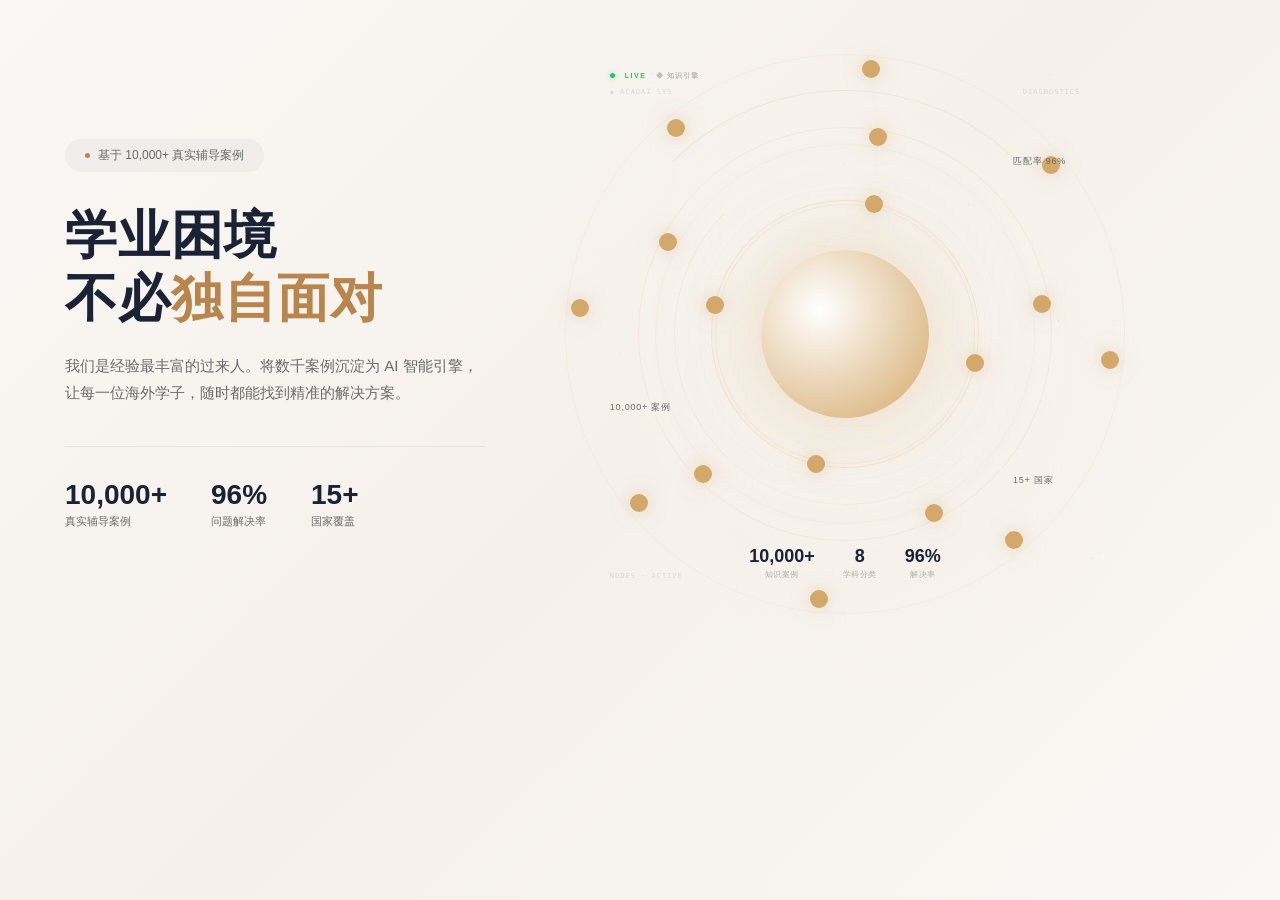
<file: web/demo-globe.html>
<!DOCTYPE html>
<html lang="zh-CN">
<head>
<meta charset="UTF-8">
<meta name="viewport" content="width=device-width, initial-scale=1.0">
<title>AcadAI Knowledge Globe · Right Panel</title>
<style>
*{margin:0;padding:0;box-sizing:border-box}

:root{
  --navy:#1a2236;
  --gold:#b8864c;
  --gold-light:#d4a86a;
  --cream:#f8f6f1;
  --text:#2c2c2c;
  --text-secondary:#6b6b6b;
  --accent-glow:rgba(212,168,106,0.35);
}

body{
  font-family:'Noto Sans SC',-apple-system,sans-serif;
  background:var(--cream);
  min-height:100vh; overflow-x:hidden;
}

/* ===== HERO ===== */
.hero{
  min-height:100vh;
  padding:6vh 56px 60px;
  display:flex; align-items:flex-start;
  min-height:100vh;
  background:linear-gradient(135deg,#faf8f5 0%,#f5f0ea 50%,#faf8f5 100%);
  position:relative; overflow:hidden;
}

/* Subtle ambient glow behind globe */
.ambient-glow{
  position:absolute; right:5%; top:50%; transform:translateY(-50%);
  width:600px; height:600px;
  border-radius:50%;
  background:radial-gradient(circle,rgba(212,168,106,0.04) 0%,transparent 60%);
  pointer-events:none; z-index:0;
}

/* ===== TWO-COLUMN ===== */
.hero-inner{
  display:flex; gap:80px; align-items:center;
  width:100%; max-width:1150px; margin:0 auto;
  position:relative; z-index:1;
}

/* ===== LEFT ===== */
.hero-content{
  flex-shrink:0; max-width:480px;
}

.hero-badge{
  display:inline-flex; align-items:center; gap:8px;
  background:rgba(26,34,54,0.04); padding:8px 20px;
  font-size:12px; color:var(--text-secondary); font-weight:500; margin-bottom:32px;
  border-radius:20px;
}

.hero-badge span{
  width:5px; height:5px; border-radius:50%; background:var(--gold);
  animation:pulse-glow 1.6s ease-in-out infinite;
}

@keyframes pulse-glow{0%,100%{box-shadow:0 0 0 rgba(184,134,76,0)}50%{box-shadow:0 0 8px rgba(184,134,76,0.4)}}

.hero-content h1{
  font-family:'Noto Serif SC',serif;
  font-size:clamp(32px,4.5vw,52px); font-weight:700;
  line-height:1.22; letter-spacing:1px; color:var(--navy);
}

.hero-content h1 em{font-style:normal; color:var(--gold)}

.hero-content p{
  font-size:15px; color:var(--text-secondary); line-height:1.8;
  margin-top:22px; max-width:420px;
}

.hero-stats{
  display:flex; gap:44px; margin-top:40px; padding-top:32px;
  border-top:1px solid #e8e4de; flex-wrap:wrap;
}

.hero-stat h3{font-size:28px; font-weight:700; color:var(--navy)}
.hero-stat span{font-size:11px; color:var(--text-secondary); font-weight:500}

/* ===== RIGHT PANEL —— 无边框, 柔和融入 ===== */
.hero-side{
  flex:1; min-width:440px; max-width:560px;
  aspect-ratio:1/1;
  position:relative;
  perspective:1000px;
  /* 去掉黑色背景和边框，只保留微弱的径向光晕给球体呼吸空间 */
}

/* 极淡的圆形光晕代替黑框 */
.hero-side::before{
  content:''; position:absolute;
  top:10%; left:10%; width:80%; height:80%;
  border-radius:50%;
  background:radial-gradient(circle,rgba(255,255,255,0.6) 0%,rgba(248,246,241,0.3) 50%,transparent 75%);
  z-index:0; pointer-events:none;
}

/* ===== PARTICLE CANVAS ===== */
#particles{
  position:absolute; top:0;left:0;width:100%;height:100%;
  z-index:1; pointer-events:none;
}

/* ===== GLOBE SCENE ===== */
.globe-scene{
  position:absolute; top:0;left:0;width:100%;height:100%;
  z-index:2; transform-style:preserve-3d;
  transition:transform 0.12s ease-out;
}

/* ===== RINGS (半径 +50%) ===== */
.ring{
  position:absolute; top:50%;left:50%; border-radius:50%;
  transform-style:preserve-3d; pointer-events:none;
}

.ring--outer{
  width:100%; height:100%;
  margin:-50% 0 0 -50%;
  border:1px solid rgba(212,168,106,0.08);
  animation:spin-outer 55s linear infinite;
}

.ring--mid{
  width:74%; height:74%;
  margin:-37% 0 0 -37%;
  border:1px solid rgba(212,168,106,0.13);
  animation:spin-mid 35s linear infinite reverse;
}

.ring--inner{
  width:48%; height:48%;
  margin:-24% 0 0 -24%;
  border:1px solid rgba(212,168,106,0.2);
  animation:spin-inner 24s linear infinite;
}

/* Ring glow arcs */
.ring-glow{
  position:absolute; top:50%;left:50%; border-radius:50%;
  pointer-events:none; border:1px solid transparent;
}

.ring-glow--1{
  width:87%; height:87%; margin:-43.5% 0 0 -43.5%;
  border-top-color:rgba(212,168,106,0.15);
  animation:spin-arc 20s linear infinite reverse;
}

.ring-glow--2{
  width:61%; height:61%; margin:-30.5% 0 0 -30.5%;
  border-left-color:rgba(212,168,106,0.1);
  border-bottom-color:rgba(212,168,106,0.06);
  animation:spin-arc 15s linear infinite;
}

@keyframes spin-outer{to{transform:rotate(360deg)}}
@keyframes spin-mid{to{transform:rotate(360deg)}}
@keyframes spin-inner{to{transform:rotate(360deg)}}
@keyframes spin-arc{to{transform:rotate(360deg)}}

/* ===== NODES (再增大100%) ===== */
.node{
  position:absolute; z-index:4; cursor:pointer;
  width:28px; height:28px; margin:-14px 0 0 -14px;
}

.node-dot{
  position:absolute; top:50%;left:50%;
  width:18px; height:18px; margin:-9px 0 0 -9px;
  border-radius:50%;
  background:var(--gold-light);
  box-shadow:0 0 18px var(--accent-glow),0 0 40px rgba(212,168,106,0.1);
  transition:all 0.3s cubic-bezier(.34,1.56,.64,1);
}

.node:hover .node-dot{
  width:30px; height:30px; margin:-15px 0 0 -15px;
  background:#fff;
  box-shadow:0 0 32px rgba(212,168,106,0.8),0 0 64px rgba(212,168,106,0.3);
}

.node-label{
  position:absolute; top:-26px; left:50%; transform:translateX(-50%);
  font-size:10px; color:var(--text-secondary); white-space:nowrap;
  letter-spacing:0.3px; opacity:0;
  transition:opacity 0.3s,color 0.3s;
  pointer-events:none;
}

.node:hover .node-label{opacity:1; color:var(--navy)}

/* ===== CENTER ORB (再增大100%) ===== */
.orb{
  position:absolute; top:50%;left:50%;
  width:168px; height:168px; margin:-84px 0 0 -84px;
  border-radius:50%; z-index:3; pointer-events:none;
  background:radial-gradient(circle at 35% 35%,#fff,var(--gold-light));
  box-shadow:0 0 70px var(--accent-glow),0 0 150px rgba(212,168,106,0.1);
  animation:orb-pulse 2.5s ease-in-out infinite;
}

.orb-ring-1{
  position:absolute; top:50%;left:50%;
  width:260px; height:260px; margin:-130px 0 0 -130px;
  border-radius:50%; border:0.8px solid rgba(212,168,106,0.12);
  pointer-events:none;
  animation:orb-ring 2.5s ease-in-out infinite;
}

.orb-ring-2{
  position:absolute; top:50%;left:50%;
  width:380px; height:380px; margin:-190px 0 0 -190px;
  border-radius:50%; border:0.5px solid rgba(212,168,106,0.06);
  pointer-events:none;
  animation:orb-ring 2.5s ease-in-out 0.5s infinite;
}

@keyframes orb-pulse{
  0%,100%{box-shadow:0 0 70px var(--accent-glow),0 0 150px rgba(212,168,106,0.1)}
  50%{box-shadow:0 0 120px rgba(212,168,106,0.6),0 0 200px rgba(212,168,106,0.2)}
}

@keyframes orb-ring{
  0%,100%{transform:scale(0.9);opacity:0.3}
  50%{transform:scale(1.3);opacity:0.6}
}

/* ===== FLOATING LABELS ===== */
.float-label{
  position:absolute; z-index:5; pointer-events:none;
  font-size:9px; letter-spacing:0.8px;
  color:var(--text-secondary);
  animation:float-up 5s ease-in-out infinite;
}

.float-label:nth-child(1){animation-delay:0s}
.float-label:nth-child(2){animation-delay:-2s}
.float-label:nth-child(3){animation-delay:-4s}

@keyframes float-up{
  0%,100%{transform:translateY(0);opacity:0.4}
  50%{transform:translateY(-6px);opacity:0.9}
}

/* ===== CONNECTION LINES ===== */
#connections{
  position:absolute; top:0;left:0;width:100%;height:100%;
  z-index:1; pointer-events:none; opacity:0.35;
}

/* ===== HUD ===== */
.hud{
  position:absolute; z-index:6; pointer-events:none;
  font-size:7px; font-family:monospace;
  color:rgba(26,34,54,0.12); letter-spacing:1px;
}

.hud-tl{top:6%;left:8%}
.hud-tr{top:6%;right:8%}
.hud-bl{bottom:6%;left:8%}

/* ===== LIVE BAR ===== */
.live-bar{
  position:absolute; top:3%; left:8%;
  z-index:7; display:flex; align-items:center; gap:10px;
  pointer-events:none;
}

.live-dot{
  width:5px; height:5px; border-radius:50%; background:#22c55e;
  box-shadow:0 0 6px rgba(34,197,94,0.4);
  animation:live-pulse 2s ease-in-out infinite;
}

@keyframes live-pulse{0%,100%{opacity:1}50%{opacity:0.5}}

.live-label{
  font-size:7px; font-weight:700; letter-spacing:1.5px;
  color:#22c55e; text-transform:uppercase;
}

.live-sys{
  font-size:7px; font-weight:600; letter-spacing:1px;
  color:var(--text-secondary); text-transform:uppercase;
  opacity:0.4;
}

/* ===== STATS BAR ===== */
.stats-bar{
  position:absolute; bottom:6%; left:50%; transform:translateX(-50%);
  z-index:6; display:flex; gap:28px; pointer-events:none;
}

.stat-item{text-align:center}

.stat-item .num{
  font-size:18px; font-weight:700; color:var(--navy);
}

.stat-item .lbl{
  font-size:8px; color:var(--text-secondary); letter-spacing:0.5px;
  margin-top:2px; opacity:0.5;
}

@media(max-width:900px){
  .hero{padding:60px 24px}
  .hero-inner{flex-direction:column;gap:40px}
  .hero-side{min-width:0;max-width:400px;aspect-ratio:1/1}
}
</style>
</head>
<body>

<div class="hero">

  <!-- Ambient glow -->
  <div class="ambient-glow"></div>

  <div class="hero-inner">

    <!-- ===== LEFT ===== -->
    <div class="hero-content">
      <div class="hero-badge"><span></span>基于 10,000+ 真实辅导案例</div>
      <h1>学业困境<br>不必<em>独自面对</em></h1>
      <p>我们是经验最丰富的过来人。将数千案例沉淀为 AI 智能引擎，让每一位海外学子，随时都能找到精准的解决方案。</p>
      <div class="hero-stats">
        <div class="hero-stat"><h3>10,000+</h3><span>真实辅导案例</span></div>
        <div class="hero-stat"><h3>96%</h3><span>问题解决率</span></div>
        <div class="hero-stat"><h3>15+</h3><span>国家覆盖</span></div>
      </div>
    </div>

    <!-- ===== RIGHT: KNOWLEDGE GLOBE (无边框) ===== -->
    <div class="hero-side" id="heroSide">

      <!-- HUD -->
      <div class="hud hud-tl">◆ ACADAI SYS</div>
      <div class="hud hud-tr">DIAGNOSTICS</div>
      <div class="hud hud-bl">NODES · ACTIVE</div>

      <!-- LIVE -->
      <div class="live-bar">
        <div class="live-dot"></div>
        <span class="live-label">LIVE</span>
        <span class="live-sys">◆ 知识引擎</span>
      </div>

      <!-- Particles -->
      <canvas id="particles"></canvas>

      <!-- Connection lines -->
      <svg id="connections" viewBox="0 0 100 100" preserveAspectRatio="none"></svg>

      <!-- Globe -->
      <div class="globe-scene" id="globeScene">

        <!-- Rings -->
        <div class="ring ring--outer"></div>
        <div class="ring ring--mid"></div>
        <div class="ring ring--inner"></div>

        <!-- Ring glow arcs -->
        <div class="ring-glow ring-glow--1"></div>
        <div class="ring-glow ring-glow--2"></div>

        <!-- Center orb -->
        <div class="orb"></div>
        <div class="orb-ring-1"></div>
        <div class="orb-ring-2"></div>

        <!-- Float labels -->
        <div class="float-label" style="top:18%;left:80%">匹配率 96%</div>
        <div class="float-label" style="top:62%;left:8%">10,000+ 案例</div>
        <div class="float-label" style="top:75%;left:80%">15+ 国家</div>

        <!-- Nodes injected by JS -->
      </div>

      <!-- Stats -->
      <div class="stats-bar">
        <div class="stat-item"><div class="num">10,000+</div><div class="lbl">知识案例</div></div>
        <div class="stat-item"><div class="num">8</div><div class="lbl">学科分类</div></div>
        <div class="stat-item"><div class="num">96%</div><div class="lbl">解决率</div></div>
      </div>
    </div>

  </div>
</div>

<script>
// ===== NODE DATA (半径 +50%) =====
const nodes = [
  // Outer ring ~48% (+50% from 32%)
  {label:'🇬🇧 英国',r:48,a:0,ring:'outer'},
  {label:'🇺🇸 美国',r:48,a:45,ring:'outer'},
  {label:'🇦🇺 澳洲',r:48,a:90,ring:'outer'},
  {label:'🇨🇦 加拿大',r:48,a:135,ring:'outer'},
  {label:'🇸🇬 新加坡',r:48,a:180,ring:'outer'},
  {label:'🇭🇰 香港',r:48,a:225,ring:'outer'},
  {label:'🇯🇵 日本',r:48,a:270,ring:'outer'},
  {label:'🇩🇪 德国',r:48,a:315,ring:'outer'},
  // Mid ring ~36% (+50% from 24%)
  {label:'论文辅导',r:36,a:0,ring:'mid'},
  {label:'考前突击',r:36,a:72,ring:'mid'},
  {label:'同步课程',r:36,a:144,ring:'mid'},
  {label:'挂科申诉',r:36,a:216,ring:'mid'},
  {label:'选课规划',r:36,a:288,ring:'mid'},
  // Inner ring ~24% (+50% from 16%)
  {label:'理工',r:24,a:0,ring:'inner'},
  {label:'商科',r:24,a:90,ring:'inner'},
  {label:'人文',r:24,a:180,ring:'inner'},
  {label:'法学',r:24,a:270,ring:'inner'},
];

// ===== BUILD NODES =====
const globeScene = document.getElementById('globeScene');
const nodeEls = [];

nodes.forEach(n=>{
  const el = document.createElement('div');
  el.className = 'node';
  el.innerHTML = `<div class="node-dot"></div><div class="node-label">${n.label}</div>`;
  globeScene.appendChild(el);
  nodeEls.push({el, ...n, angle:n.a});
});

// ===== POSITION =====
const maxR = 48;
function positionNodes(now){
  const speeds = {outer:5, mid:-7.5, inner:11};
  nodeEls.forEach(n=>{
    const sp = speeds[n.ring];
    const ang = ((n.angle + sp*now/1000)%360+360)%360;
    const rad = ang * Math.PI/180;
    const x = 50 + (n.r/maxR)*47.5 * Math.cos(rad);
    const y = 50 + (n.r/maxR)*47.5 * Math.sin(rad);
    n.el.style.left = x+'%';
    n.el.style.top = y+'%';
    n._x=x; n._y=y;
  });
  updateConnections();
}

// ===== CONNECTIONS =====
const svg = document.getElementById('connections');
function updateConnections(){
  const lines = [];
  for(let i=0;i<nodeEls.length;i++){
    for(let j=i+1;j<nodeEls.length;j++){
      const dx = nodeEls[i]._x - nodeEls[j]._x;
      const dy = nodeEls[i]._y - nodeEls[j]._y;
      const d = Math.sqrt(dx*dx+dy*dy);
      if(d<30){
        lines.push({x1:nodeEls[i]._x,y1:nodeEls[i]._y,x2:nodeEls[j]._x,y2:nodeEls[j]._y,d});
      }
    }
  }
  svg.innerHTML = lines.map(l=>
    `<line x1="${l.x1}%" y1="${l.y1}%" x2="${l.x2}%" y2="${l.y2}%"
      stroke="rgba(184,134,76,${(0.08*(1-l.d/30)).toFixed(3)})"
      stroke-width="0.3" vector-effect="non-scaling-stroke"/>`
  ).join('');
}

// ===== ANIMATE =====
const t0 = performance.now();
function tick(t){positionNodes(t-t0); requestAnimationFrame(tick)}
requestAnimationFrame(tick);

// ===== MOUSE 3D TILT =====
const heroSide = document.getElementById('heroSide');
heroSide.addEventListener('mousemove',e=>{
  const r = heroSide.getBoundingClientRect();
  const dx = (e.clientX - r.left - r.width/2)/r.width;
  const dy = (e.clientY - r.top - r.height/2)/r.height;
  globeScene.style.transform = `rotateY(${dx*14}deg) rotateX(${-dy*14}deg)`;
});
heroSide.addEventListener('mouseleave',()=>{
  globeScene.style.transform = 'rotateY(0deg) rotateX(0deg)';
});

// ===== PARTICLES =====
const canvas = document.getElementById('particles');
const ctx = canvas.getContext('2d');
let pts = [];

function resizeCanvas(){
  canvas.width = canvas.offsetWidth;
  canvas.height = canvas.offsetHeight;
}
resizeCanvas();
window.addEventListener('resize',resizeCanvas);

for(let i=0;i<80;i++){
  pts.push({
    x:Math.random()*100,y:Math.random()*100,
    r:Math.random()*0.4+0.2,
    vx:(Math.random()-0.5)*0.15,
    vy:(Math.random()-0.5)*0.15,
    a:Math.random()*0.2+0.06,
  });
}

function drawParticles(){
  ctx.clearRect(0,0,canvas.width,canvas.height);
  const w=canvas.width, h=canvas.height;
  pts.forEach(p=>{
    p.x+=p.vx; p.y+=p.vy;
    if(p.x<0)p.x=100; if(p.x>100)p.x=0;
    if(p.y<0)p.y=100; if(p.y>100)p.y=0;
    ctx.beginPath();
    ctx.arc(p.x/100*w, p.y/100*h, p.r, 0, Math.PI*2);
    ctx.fillStyle = `rgba(184,134,76,${p.a})`;
    ctx.fill();
  });
  // Connections
  for(let i=0;i<pts.length;i++){
    for(let j=i+1;j<pts.length;j++){
      const dx=(pts[i].x-pts[j].x)/100*w;
      const dy=(pts[i].y-pts[j].y)/100*h;
      const d=Math.sqrt(dx*dx+dy*dy);
      if(d<55){
        ctx.beginPath();
        ctx.moveTo(pts[i].x/100*w, pts[i].y/100*h);
        ctx.lineTo(pts[j].x/100*w, pts[j].y/100*h);
        ctx.strokeStyle = `rgba(184,134,76,${0.03*(1-d/55)})`;
        ctx.lineWidth=0.3; ctx.stroke();
      }
    }
  }
  requestAnimationFrame(drawParticles);
}
drawParticles();
</script>

</body>
</html>
</file>
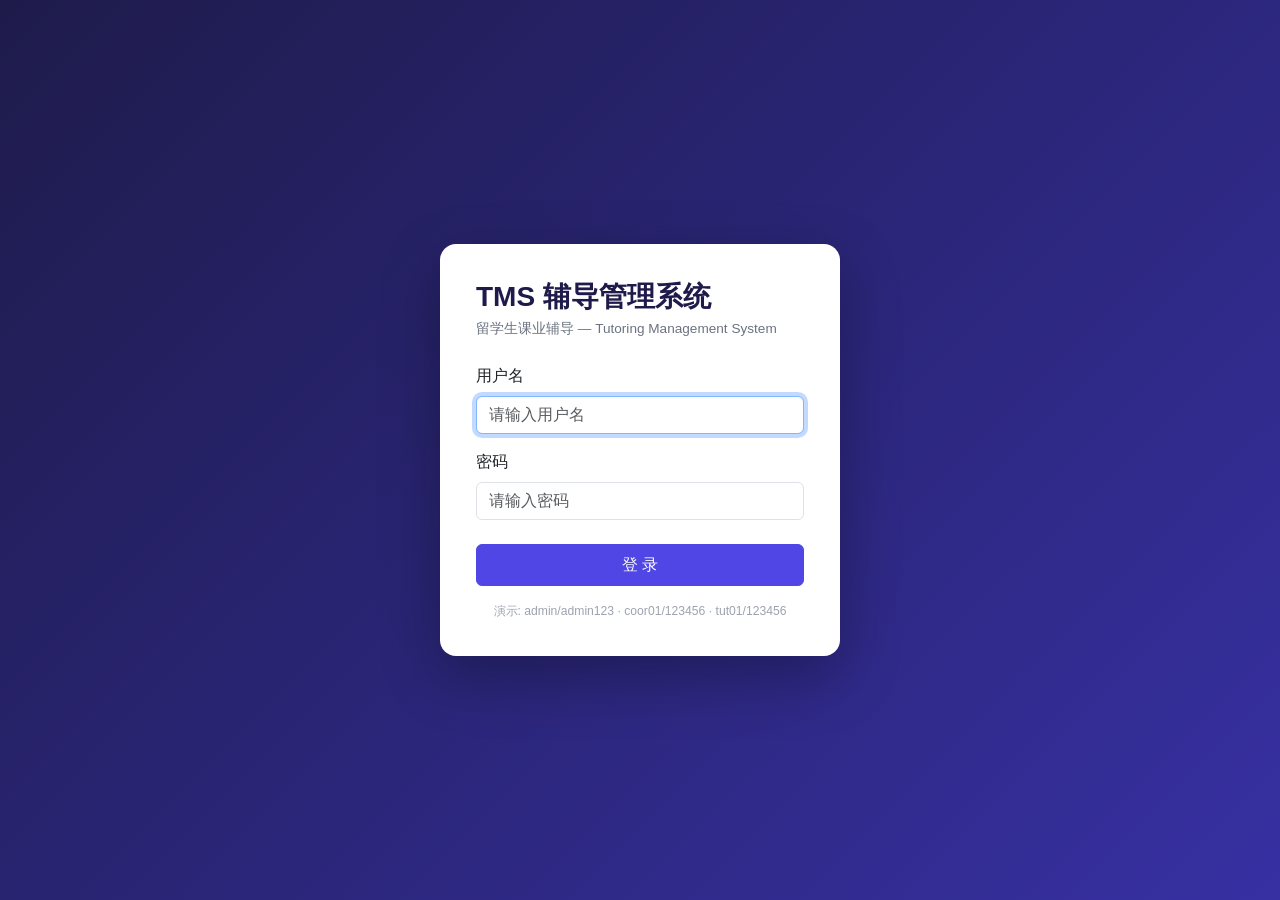
<file: sm_system/static/sm.html>
<!DOCTYPE html>
<html lang="zh-CN">
<head>
<meta charset="UTF-8">
<meta name="viewport" content="width=device-width, initial-scale=1.0">
<title>TMS — 辅导管理系统</title>
<link href="https://cdn.bootcdn.net/ajax/libs/twitter-bootstrap/5.3.3/css/bootstrap.min.css" rel="stylesheet">
<link href="https://cdn.bootcdn.net/ajax/libs/bootstrap-icons/1.11.3/font/bootstrap-icons.min.css" rel="stylesheet">
<style>
:root { --sidebar-width: 240px; --primary: #4f46e5; }
* { box-sizing: border-box; }
body { background: #f5f6fa; font-family: -apple-system, BlinkMacSystemFont, "Segoe UI", "PingFang SC", Roboto, sans-serif; }

/* Sidebar */
.sidebar { position: fixed; top: 0; left: 0; width: var(--sidebar-width); height: 100vh; background: #1e1b4b; color: #fff; z-index: 1000; overflow-y: auto; }
.sidebar-brand { padding: 18px 20px 14px; border-bottom: 1px solid rgba(255,255,255,.1); }
.sidebar-brand h5 { margin: 0; font-weight: 700; font-size: 1rem; }
.sidebar-brand small { color: #a5b4fc; font-size: .7rem; }
.sidebar-nav { padding: 8px 0; }
.nav-item { padding: 9px 20px; cursor: pointer; display: flex; align-items: center; gap: 10px; color: #c7d2fe; font-size: .85rem; transition: all .12s; border-left: 3px solid transparent; }
.nav-item:hover { background: rgba(255,255,255,.08); color: #fff; }
.nav-item.active { background: rgba(255,255,255,.12); color: #fff; border-left-color: #818cf8; font-weight: 600; }
.nav-item i { font-size: 1.1rem; width: 20px; text-align: center; }
.sidebar-user { position: absolute; bottom: 0; left: 0; right: 0; padding: 14px 20px; border-top: 1px solid rgba(255,255,255,.1); font-size: .82rem; }
.sidebar-user .role-badge { display: inline-block; padding: 1px 8px; border-radius: 10px; font-size: .68rem; background: rgba(129,140,248,.2); color: #a5b4fc; }
.nav-divider { height: 1px; background: rgba(255,255,255,.08); margin: 6px 16px; }

/* Main */
.main { margin-left: var(--sidebar-width); min-height: 100vh; padding: 20px 24px; }
.page-header { margin-bottom: 20px; }
.page-header h3 { font-weight: 700; color: #1e1b4b; margin: 0; font-size: 1.3rem; }
.page-header p { color: #6b7280; margin: 2px 0 0; font-size: .85rem; }

/* Login */
.login-page { display: flex; align-items: center; justify-content: center; min-height: 100vh; background: linear-gradient(135deg, #1e1b4b 0%, #3730a3 100%); }
.login-card { width: 400px; padding: 36px; background: #fff; border-radius: 16px; box-shadow: 0 20px 60px rgba(0,0,0,.3); }
.login-card h3 { font-weight: 700; color: #1e1b4b; margin-bottom: 6px; }
.login-card p { color: #6b7280; font-size: .85rem; margin-bottom: 24px; }

/* Cards */
.stat-card { background: #fff; border-radius: 12px; padding: 18px 20px; border: 1px solid #e5e7eb; transition: transform .12s; }
.stat-card:hover { transform: translateY(-1px); box-shadow: 0 4px 12px rgba(0,0,0,.05); }
.stat-card .label { font-size: .78rem; color: #6b7280; margin-bottom: 2px; }
.stat-card .value { font-size: 1.6rem; font-weight: 700; color: #1e1b4b; }
.stat-card .icon { font-size: 1.4rem; opacity: .6; }
.stat-card-sm .value { font-size: 1.2rem; }

/* Table */
.table-container { background: #fff; border-radius: 12px; border: 1px solid #e5e7eb; overflow: hidden; }
.table-header { padding: 14px 20px 10px; display: flex; justify-content: space-between; align-items: center; flex-wrap: wrap; gap: 10px; border-bottom: 1px solid #e5e7eb; }
.table-header h6 { margin: 0; font-weight: 600; font-size: .9rem; }
.table-controls { display: flex; gap: 6px; flex-wrap: wrap; align-items: center; }
.table-controls select, .table-controls input { border: 1px solid #d1d5db; border-radius: 8px; padding: 5px 10px; font-size: .82rem; }
.sm-table { width: 100%; border-collapse: collapse; }
.sm-table th { background: #f9fafb; padding: 8px 14px; font-size: .78rem; font-weight: 600; color: #6b7280; text-align: left; border-bottom: 1px solid #e5e7eb; }
.sm-table td { padding: 8px 14px; font-size: .85rem; border-bottom: 1px solid #f3f4f6; }
.sm-table tr:last-child td { border-bottom: none; }
.row-clickable { cursor: pointer; }
.row-clickable:hover td { background: #f9fafb; }

/* Badges */
.badge-status { padding: 2px 10px; border-radius: 12px; font-size: .72rem; font-weight: 500; display: inline-block; }
.badge-pending { background: #fef3c7; color: #92400e; }
.badge-assigned { background: #dbeafe; color: #1e40af; }
.badge-following { background: #e0e7ff; color: #3730a3; }
.badge-trial { background: #ede9fe; color: #5b21b6; }
.badge-enrolled { background: #d1fae5; color: #065f46; }
.badge-closed { background: #e5e7eb; color: #374151; }
.badge-lost { background: #fee2e2; color: #991b1b; }
.badge-confirmed { background: #d1fae5; color: #065f46; }
.badge-completed { background: #e0e7ff; color: #3730a3; }
.badge-cancelled { background: #fee2e2; color: #991b1b; }
.badge-active { background: #d1fae5; color: #065f46; }
.badge-exhausted { background: #fef3c7; color: #92400e; }
.badge-draft { background: #f3f4f6; color: #6b7280; }
.badge-published { background: #d1fae5; color: #065f46; }

/* Timeline */
.timeline { position: relative; padding-left: 30px; }
.timeline::before { content: ''; position: absolute; left: 11px; top: 8px; bottom: 8px; width: 2px; background: #e5e7eb; }
.timeline-item { position: relative; padding-bottom: 16px; }
.timeline-item:last-child { padding-bottom: 0; }
.timeline-dot { position: absolute; left: -30px; top: 4px; width: 22px; height: 22px; border-radius: 50%; background: #eef2ff; border: 2px solid #818cf8; display: flex; align-items: center; justify-content: center; font-size: .65rem; color: #4f46e5; }
.timeline-content { background: #fff; border: 1px solid #e5e7eb; border-radius: 10px; padding: 12px 14px; }
.timeline-content .meta { font-size: .75rem; color: #9ca3af; margin-bottom: 4px; }
.timeline-content .text { font-size: .85rem; color: #374151; white-space: pre-wrap; }
.timeline-content .next-action { margin-top: 6px; padding-top: 6px; border-top: 1px dashed #e5e7eb; font-size: .8rem; color: #6366f1; }

/* Detail Card */
.detail-card { background: #fff; border-radius: 12px; border: 1px solid #e5e7eb; padding: 20px; margin-bottom: 16px; }
.detail-card h6 { font-weight: 600; color: #1e1b4b; margin-bottom: 14px; padding-bottom: 10px; border-bottom: 1px solid #f3f4f6; font-size: .9rem; }
.info-grid { display: grid; grid-template-columns: repeat(auto-fill, minmax(180px, 1fr)); gap: 12px; }
.info-item .label { font-size: .75rem; color: #9ca3af; margin-bottom: 1px; }
.info-item .value { font-size: .88rem; color: #1e1b4b; font-weight: 500; }

/* Progress bar for packages */
.progress-bar-custom { height: 8px; border-radius: 4px; background: #e5e7eb; overflow: hidden; }
.progress-bar-fill { height: 100%; border-radius: 4px; background: #4f46e5; transition: width .4s; }
.progress-bar-fill.warning { background: #f59e0b; }
.progress-bar-fill.danger { background: #ef4444; }

/* Section toggles */
.section { display: none; }
.section.active { display: block; }
.page { display: none; }
.page.active { display: block; }

/* Buttons */
.btn-primary { background: #4f46e5; border-color: #4f46e5; }
.btn-primary:hover { background: #4338ca; border-color: #4338ca; }
.btn-outline-primary { border-color: #4f46e5; color: #4f46e5; }
.btn-outline-primary:hover { background: #4f46e5; border-color: #4f46e5; color: #fff; }
.btn-sm { font-size: .8rem; padding: 3px 10px; }

/* Spinner */
.spinner-overlay { position: fixed; top: 0; left: 0; right: 0; bottom: 0; background: rgba(255,255,255,.7); display: none; align-items: center; justify-content: center; z-index: 9999; }
.spinner-overlay.show { display: flex; }

/* Empty state */
.empty-state { text-align: center; padding: 40px 20px; color: #9ca3af; }
.empty-state i { font-size: 2.5rem; margin-bottom: 12px; }
.empty-state p { margin: 0; font-size: .88rem; }

/* Toast */
.toast-container { position: fixed; top: 16px; right: 16px; z-index: 99999; }
.toast-msg { background: #fff; border-radius: 10px; padding: 10px 18px; margin-bottom: 6px; box-shadow: 0 4px 16px rgba(0,0,0,.1); border-left: 4px solid #4f46e5; font-size: .85rem; display: flex; align-items: center; gap: 8px; animation: slideIn .25s ease; }
.toast-msg.error { border-left-color: #ef4444; }
.toast-msg.success { border-left-color: #10b981; }
.toast-msg.warning { border-left-color: #f59e0b; }
@keyframes slideIn { from { transform: translateX(100%); opacity: 0; } to { transform: translateX(0); opacity: 1; } }

/* First follow-up notice */
.first-fup-notice { background: #fef3c7; border: 1px solid #fbbf24; border-radius: 8px; padding: 8px 12px; font-size: .82rem; color: #92400e; margin-bottom: 14px; display: flex; align-items: center; gap: 8px; }

/* Alert card */
.alert-card { padding: 12px 16px; border-radius: 10px; border: 1px solid; font-size: .85rem; display: flex; align-items: center; gap: 10px; }
.alert-warning { background: #fffbeb; border-color: #fde68a; color: #92400e; }
.alert-info { background: #eef2ff; border-color: #c7d2fe; color: #3730a3; }

/* Notification badge */
.notif-badge { position:absolute; top:-4px; right:-6px; background:#ef4444; color:white; font-size:.62rem; font-weight:700; min-width:16px; height:16px; border-radius:8px; display:flex; align-items:center; justify-content:center; padding:0 4px; }
/* Calendar cells */
.cal-cell { background:white; border:1px solid #e5e7eb; border-radius:6px; min-height:100px; padding:4px; font-size:.72rem; }
.cal-cell.today { background:#eef2ff; border-color:#6366f1; }
.cal-cell .cal-date { font-weight:600; margin-bottom:2px; color:#374151; }
.cal-cell.other-month .cal-date { color:#d1d5db; }
.cal-sch-card { padding:2px 4px; margin:1px 0; border-radius:3px; font-size:.65rem; cursor:pointer; white-space:nowrap; overflow:hidden; text-overflow:ellipsis; }
.cal-sch-card.confirmed { background:#dbeafe; color:#1d4ed8; }
.cal-sch-card.completed { background:#d1fae5; color:#065f46; }
.cal-sch-card.cancelled { background:#fee2e2; color:#991b1b; }
.cal-sch-card.pending { background:#fef3c7; color:#92400e; }
/* Finance tab content */
.finance-tab-content .sm-table th { background:#f9fafb; }
/* Tutor match list */
.tutor-match-item { padding:10px 12px; border:1px solid #e5e7eb; border-radius:8px; margin-bottom:8px; cursor:pointer; transition:all .15s; }
.tutor-match-item:hover { border-color:#6366f1; background:#eef2ff; }
.tutor-match-item.selected { border-color:#6366f1; background:#eef2ff; }
/* Notification item */
.notif-item { padding:10px 14px; border-bottom:1px solid #f3f4f6; font-size:.82rem; cursor:pointer; transition:background .15s; }
.notif-item:hover { background:#f9fafb; }
.notif-item.unread { background:#eef2ff; border-left:3px solid #6366f1; }

/* Responsive */
@media (max-width: 768px) {
  .sidebar { width: 56px; }
  .sidebar .nav-text, .sidebar-user .info { display: none; }
  .sidebar-brand h5, .sidebar-brand small { display: none; }
  .main { margin-left: 56px; padding: 14px; }
}
</style>
</head>
<body>

<div id="app">
  <!-- ───── Login Page ───── -->
  <div id="page-login" class="page active">
    <div class="login-page">
      <div class="login-card">
        <h3>TMS 辅导管理系统</h3>
        <p>留学生课业辅导 — Tutoring Management System</p>
        <form id="login-form" onsubmit="return handleLogin(event)">
          <div class="mb-3">
            <label class="form-label">用户名</label>
            <input type="text" class="form-control" id="login-username" placeholder="请输入用户名" required autofocus>
          </div>
          <div class="mb-4">
            <label class="form-label">密码</label>
            <input type="password" class="form-control" id="login-password" placeholder="请输入密码" required>
          </div>
          <div id="login-error" class="alert alert-danger py-2 d-none"></div>
          <button type="submit" class="btn btn-primary w-100 py-2">登 录</button>
        </form>
        <div class="mt-3 text-center" style="font-size:.76rem;color:#9ca3af;">
          演示: admin/admin123 · coor01/123456 · tut01/123456
        </div>
      </div>
    </div>
  </div>

  <!-- ───── Main App ───── -->
  <div id="page-app" class="page">
    <!-- Sidebar -->
    <nav class="sidebar" id="sidebar">
      <div class="sidebar-brand">
        <h5>TMS 学管系统</h5>
        <small>Tutoring Management</small>
      </div>
      <div class="sidebar-nav">
        <div class="nav-item active" data-roles="*" data-page="dashboard" onclick="switchPage('dashboard')">
          <i class="bi bi-grid-1x2-fill"></i> <span class="nav-text">工作台</span>
        </div>
        <div class="nav-item" data-roles="admin,supervisor,cs,consultant" data-page="leads" onclick="switchPage('leads')">
          <i class="bi bi-people-fill"></i> <span class="nav-text">资源管理</span>
        </div>
        <div class="nav-item" data-roles="cs,consultant,admin,supervisor" data-page="quick-add" onclick="switchPage('quick-add')">
          <i class="bi bi-plus-circle-fill"></i> <span class="nav-text">快速录入</span>
        </div>
        <div class="nav-item" data-roles="cs,consultant,supervisor,admin" data-page="today" onclick="switchPage('today')">
          <i class="bi bi-calendar-check-fill"></i> <span class="nav-text">今日跟进</span>
        </div>
        <div class="nav-divider"></div>
        <div class="nav-item" data-roles="coordinator,admin,supervisor" data-page="coordinator" onclick="switchPage('coordinator')">
          <i class="bi bi-speedometer2"></i> <span class="nav-text">教班主任台</span>
        </div>
        <div class="nav-item" data-roles="admin,supervisor" data-page="assignment" onclick="switchPage('assignment')">
          <i class="bi bi-diagram-3-fill"></i> <span class="nav-text">分配工作台</span>
        </div>
        <div class="nav-item" data-roles="cs,consultant,academic,admin,supervisor" data-page="followup-plan" onclick="switchPage('followup-plan')">
          <i class="bi bi-calendar-check"></i> <span class="nav-text">跟进计划</span>
        </div>
        <div class="nav-item" data-roles="coordinator,admin,supervisor" data-page="schedules" onclick="switchPage('schedules')">
          <i class="bi bi-calendar-week"></i> <span class="nav-text">排课管理</span>
        </div>
        <div class="nav-item" data-roles="coordinator,academic,admin,supervisor" data-page="packages" onclick="switchPage('packages')">
          <i class="bi bi-box-seam"></i> <span class="nav-text">课时包管理</span>
        </div>
        <div class="nav-item" data-roles="coordinator,tutor,admin,supervisor" data-page="tutors" onclick="switchPage('tutors')">
          <i class="bi bi-person-badge"></i> <span class="nav-text">老师管理</span>
        </div>
        <div class="nav-divider"></div>
        <div class="nav-item" data-roles="*" data-page="ai-reports" onclick="switchPage('ai-reports')">
          <i class="bi bi-robot"></i> <span class="nav-text">AI 报告</span>
        </div>
        <div class="nav-divider"></div>
        <div class="nav-item" data-roles="admin,supervisor,cs,consultant" data-page="pool" onclick="switchPage('pool')">
          <i class="bi bi-water"></i> <span class="nav-text">公海池</span>
        </div>
        <div class="nav-divider"></div>
        <div class="nav-item" data-roles="admin,supervisor" data-page="finance" onclick="switchPage('finance')">
          <i class="bi bi-currency-dollar"></i> <span class="nav-text">财务管理</span>
        </div>
      </div>
      <div class="sidebar-user">
        <div style="display:flex;align-items:center;gap:8px;width:100%;">
          <div style="position:relative;cursor:pointer;" onclick="toggleNotificationPanel()" title="通知">
            <i class="bi bi-bell" style="font-size:1.1rem;"></i>
            <span id="notif-badge" class="notif-badge d-none">0</span>
          </div>
          <i class="bi bi-person-circle" style="font-size:1.3rem;"></i>
          <div class="info" style="flex:1;min-width:0;">
            <div style="font-weight:600;font-size:.82rem;white-space:nowrap;overflow:hidden;text-overflow:ellipsis;" id="sidebar-user-name">-</div>
            <span class="role-badge" id="sidebar-user-role">-</span>
          </div>
          <i class="bi bi-box-arrow-right" style="cursor:pointer;opacity:.5;" onclick="handleLogout()" title="退出"></i>
        </div>
      </div>
    </nav>

    <!-- Main Content Area -->
    <div class="main">

      <!-- ═══ CRM Dashboard ═══ -->
      <div id="section-dashboard" class="section active">
        <div class="page-header">
          <div style="display:flex;justify-content:space-between;align-items:center;">
            <div><h3>工作台</h3><p id="dashboard-subtitle">今日概览与待办</p></div>
            <div id="dashboard-quick-actions" style="display:flex;gap:6px;"></div>
          </div>
        </div>
        <!-- ⚠️ 逾期警告横幅 -->
        <div id="overdue-banner" class="d-none mb-3" style="background:#fef2f2;border:1px solid #fecaca;border-radius:10px;padding:10px 16px;">
          <div style="display:flex;align-items:center;gap:10px;">
            <i class="bi bi-exclamation-triangle-fill" style="color:#dc2626;font-size:1.1rem;"></i>
            <span style="font-size:.85rem;color:#991b1b;flex:1;">
              你有 <strong id="overdue-count-text">0</strong> 条逾期跟进未处理，
              <a href="#" onclick="switchPage('followup-plan');return false;" style="color:#dc2626;font-weight:600;">立即查看 →</a>
            </span>
          </div>
        </div>
        <!-- Quick action cards row -->
        <div class="row g-3 mb-3" id="action-cards">
          <div class="col-md-3 col-6">
            <div class="stat-card" style="cursor:pointer;border-left:3px solid #4f46e5;" onclick="switchPage('leads')">
              <div class="d-flex justify-content-between"><div><div class="label" id="action-card-1-label">资源管理</div><div class="value" id="action-card-1-value">-</div></div><div class="icon"><i class="bi bi-people"></i></div></div>
              <div style="margin-top:6px;font-size:.75rem;color:#6366f1;" id="action-card-1-sub">点击管理线索</div>
            </div>
          </div>
          <div class="col-md-3 col-6">
            <div class="stat-card" style="cursor:pointer;border-left:3px solid #f59e0b;" onclick="loadScheduleAction()">
              <div class="d-flex justify-content-between"><div><div class="label" id="action-card-2-label">今日排课</div><div class="value" id="action-card-2-value">-</div></div><div class="icon"><i class="bi bi-calendar-week"></i></div></div>
              <div style="margin-top:6px;font-size:.75rem;color:#d97706;" id="action-card-2-sub">查看课程安排</div>
            </div>
          </div>
          <div class="col-md-3 col-6">
            <div class="stat-card" style="cursor:pointer;border-left:3px solid #10b981;" onclick="switchPage('followup-plan')">
              <div class="d-flex justify-content-between"><div><div class="label" id="action-card-3-label">待跟进</div><div class="value" id="action-card-3-value">-</div></div><div class="icon"><i class="bi bi-chat-square-text"></i></div></div>
              <div style="margin-top:6px;font-size:.75rem;color:#059669;" id="action-card-3-sub">查看跟进计划</div>
            </div>
          </div>
          <div class="col-md-3 col-6">
            <div class="stat-card" style="cursor:pointer;border-left:3px solid #6366f1;" onclick="switchPage('packages')">
              <div class="d-flex justify-content-between"><div><div class="label" id="action-card-4-label">课时不足</div><div class="value" id="action-card-4-value">-</div></div><div class="icon"><i class="bi bi-box-seam"></i></div></div>
              <div style="margin-top:6px;font-size:.75rem;color:#6366f1;" id="action-card-4-sub">查看课时包</div>
            </div>
          </div>
        </div>
        <div class="row g-3">
          <div class="col-md-6">
            <div class="table-container">
              <div class="table-header"><h6>今日需跟进</h6><span id="fup-today-badge" class="badge bg-warning" style="font-weight:400;">0</span></div>
              <div id="today-followups"><div class="empty-state"><p>暂无待跟进</p></div></div>
            </div>
            <div class="table-container mt-3">
              <div class="table-header"><h6>团队表现</h6></div>
              <div id="team-performance"><div class="empty-state"><p>加载中...</p></div></div>
            </div>
          </div>
          <div class="col-md-6">
            <div class="table-container mb-3">
              <div class="table-header"><h6>最近线索</h6></div>
              <div id="recent-leads"><div class="empty-state"><p>暂无数据</p></div></div>
            </div>
            <div class="row g-3">
              <div class="col-md-6">
                <div class="table-container">
                  <div class="table-header"><h6>本周新增趋势</h6></div>
                  <div style="padding:10px 14px;" id="weekly-trend"><div class="empty-state" style="padding:20px;"><p>暂无数据</p></div></div>
                </div>
              </div>
              <div class="col-md-6">
                <div class="table-container">
                  <div class="table-header"><h6>转化漏斗</h6></div>
                  <div style="padding:10px 14px;" id="conversion-funnel"><div class="empty-state" style="padding:20px;"><p>暂无数据</p></div></div>
                </div>
              </div>
            </div>
          </div>
        </div>
      </div>

      <!-- ═══ Leads List ═══ -->
      <div id="section-leads" class="section">
        <div class="page-header"><h3>资源管理</h3><p>所有线索资源，统一管理</p></div>
        <div class="table-container">
          <div class="table-header">
            <h6>资源列表</h6>
            <button class="btn btn-primary btn-sm" onclick="openCreateLead()"><i class="bi bi-plus-lg"></i> 新增线索</button>
            <button class="btn btn-outline-secondary btn-sm" onclick="openImportLeads()"><i class="bi bi-upload"></i> 导入</button>
          </div>
          <div class="table-controls px-3 pb-3 pt-2" style="border-bottom:1px solid #e5e7eb;">
            <input type="text" id="leads-search" placeholder="搜索姓名/手机/微信..." style="min-width:160px;" oninput="debounceSearch()">
            <select id="filter-status" onchange="loadLeads()">
              <option value="all">全部状态</option>
              <option value="pending">待分配</option>
              <option value="assigned">已分配</option>
              <option value="following">跟进中</option>
              <option value="trial">试听中</option>
              <option value="enrolled">已签约</option>
              <option value="closed">已关闭</option>
              <option value="lost">已流失</option>
            </select>
            <select id="filter-source" onchange="loadLeads()">
              <option value="all">全部来源</option>
              <option value="抖音">抖音</option>
              <option value="小红书">小红书</option>
              <option value="视频号">视频号</option>
              <option value="转介绍">转介绍</option>
              <option value="线下活动">线下活动</option>
              <option value="线上">线上</option>
              <option value="其他">其他</option>
            </select>
            <span id="leads-count" style="font-size:.78rem;color:#9ca3af;margin-left:auto;"></span>
          </div>
          <div id="batch-bar" class="d-none px-3 py-2" style="background:#f0fdf4;border-bottom:1px solid #d1fae5;display:flex;align-items:center;gap:8px;">
            <span style="font-size:.82rem;color:#065f46;"><span id="batch-count">0</span> 条已选</span>
            <button class="btn btn-sm btn-outline-primary" onclick="batchAssign()"><i class="bi bi-person-plus"></i> 批量分配</button>
            <button class="btn btn-sm btn-outline-warning" onclick="batchPool()"><i class="bi bi-water"></i> 回公海</button>
            <div style="display:flex;align-items:center;gap:4px;">
              <select id="batch-status-select" class="form-select form-select-sm" style="width:auto;font-size:.8rem;">
                <option value="">改状态...</option>
                <option value="assigned">已分配</option>
                <option value="following">跟进中</option>
                <option value="trial">试听中</option>
                <option value="closed">已关闭</option>
                <option value="lost">已流失</option>
              </select>
              <button class="btn btn-sm btn-outline-secondary" onclick="batchStatus()">应用</button>
            </div>
            <button class="btn btn-sm btn-outline-danger ms-auto" onclick="clearBatchSelection()"><i class="bi bi-x-lg"></i> 取消</button>
          </div>
          <div style="overflow-x:auto;">
            <table class="sm-table">
              <thead><tr><th style="width:32px;"><input type="checkbox" id="select-all" onchange="toggleSelectAll(this)" style="cursor:pointer;"></th><th>姓名</th><th>微信/手机</th><th>来源</th><th>意向</th><th>状态</th><th>跟进人</th><th>创建时间</th></tr></thead>
              <tbody id="leads-tbody"><tr><td colspan="8"><div class="empty-state"><p>加载中...</p></div></td></tr></tbody>
            </table>
          </div>
        </div>
      </div>

      <!-- ═══ Today Follow-ups ═══ -->
      <div id="section-today" class="section">
        <div class="page-header"><h3>今日跟进</h3><p>今日需要跟进的线索</p></div>
        <div class="table-container">
          <div class="table-header"><h6>跟进计划</h6></div>
          <div id="today-full-list"><div class="empty-state"><p>加载中...</p></div></div>
        </div>
      </div>

      <!-- ═══ Follow-up Plan (Overdue / Today / Upcoming) ═══ -->
      <div id="section-followup-plan" class="section">
        <div class="page-header"><h3>跟进计划</h3><p>逾期 · 今日 · 未来跟进一览</p></div>
        <ul class="nav nav-tabs mb-3" id="fupTabs">
          <li class="nav-item"><a class="nav-link active" data-fup-tab="overdue" href="#" onclick="switchFupTab('overdue')">逾期跟进</a></li>
          <li class="nav-item"><a class="nav-link" data-fup-tab="today" href="#" onclick="switchFupTab('today')">今日跟进</a></li>
          <li class="nav-item"><a class="nav-link" data-fup-tab="upcoming" href="#" onclick="switchFupTab('upcoming')">未来计划</a></li>
        </ul>
        <div class="table-container">
          <div class="table-header"><h6 id="fup-title">逾期跟进</h6><span id="fup-count" class="badge bg-secondary" style="font-weight:400;">0</span></div>
          <div id="fup-list"><div class="empty-state"><p>加载中...</p></div></div>
        </div>
      </div>

      <!-- ═══ Lead Detail ═══ -->
      <div id="section-lead-detail" class="section">
        <div class="page-header">
          <div style="display:flex;align-items:center;gap:12px;flex-wrap:wrap;">
            <button class="btn btn-outline-secondary btn-sm" onclick="backToLeads()"><i class="bi bi-arrow-left"></i> 返回</button>
            <h3 style="margin:0;" id="detail-lead-name">-</h3>
            <span id="detail-status-badge"></span>
          </div>
          <div id="next-step-guide" class="mt-2 d-none" style="background:#eef2ff;border:1px solid #c7d2fe;border-radius:8px;padding:8px 14px;font-size:.82rem;color:#3730a3;display:flex;align-items:center;gap:8px;">
            <i class="bi bi-compass"></i>
            <span id="next-step-text">加载中...</span>
          </div>
        </div>
        <div class="row g-3">
          <div class="col-md-5">
            <div class="detail-card">
              <h6>基本信息</h6>
              <div class="info-grid" id="detail-info-grid">
                <div class="info-item"><div class="label">手机</div><div class="value" id="d-phone">-</div></div>
                <div class="info-item"><div class="label">微信</div><div class="value" id="d-wechat">-</div></div>
                <div class="info-item"><div class="label">意向国家</div><div class="value" id="d-country">-</div></div>
                <div class="info-item"><div class="label">年级</div><div class="value" id="d-grade">-</div></div>
                <div class="info-item"><div class="label">辅导科目</div><div class="value" id="d-subject">-</div></div>
                <div class="info-item"><div class="label">来源</div><div class="value" id="d-source">-</div></div>
                <div class="info-item"><div class="label">创建人</div><div class="value" id="d-creator">-</div></div>
                <div class="info-item"><div class="label">创建时间</div><div class="value" id="d-created">-</div></div>
              </div>
              <div class="mt-3"><div class="label">备注</div><div id="d-notes" style="font-size:.85rem;color:#374151;white-space:pre-wrap;">-</div></div>
            </div>
            <div class="detail-card">
              <h6>跟进人信息</h6>
              <div id="detail-assignment">
                <div style="display:flex;align-items:center;gap:10px;margin-bottom:10px;">
                  <span style="color:#6b7280;font-size:.85rem;">跟进人:</span>
                  <strong id="d-assignee" style="color:#1e1b4b;">未分配</strong>
                </div>
                <div id="assign-action" class="d-none">
                  <select id="assign-select" class="form-select form-select-sm" style="width:auto;display:inline-block;"></select>
                  <button class="btn btn-primary btn-sm ms-2" onclick="assignLead()">分配</button>
                </div>
              </div>
            </div>
            <!-- Marketing source card -->
            <div class="detail-card" id="detail-utm-card" style="display:none;">
              <h6>营销来源</h6>
              <div class="info-grid">
                <div class="info-item" id="utm-source-item"><div class="label">UTM 来源</div><div class="value" id="d-utm-source">-</div></div>
                <div class="info-item" id="utm-campaign-item"><div class="label">UTM 活动</div><div class="value" id="d-utm-campaign">-</div></div>
                <div class="info-item" id="utm-medium-item"><div class="label">UTM 媒介</div><div class="value" id="d-utm-medium">-</div></div>
                <div class="info-item" id="campaign-item"><div class="label">广告名称</div><div class="value" id="d-campaign">-</div></div>
                <div class="info-item" id="ad-source-item"><div class="label">广告来源</div><div class="value" id="d-ad-source">-</div></div>
                <div class="info-item" id="landing-page-item" style="grid-column:1/-1;"><div class="label">落地页</div><div class="value" id="d-landing-page" style="font-size:.8rem;word-break:break-all;">-</div></div>
              </div>
            </div>
            <!-- Package summary in lead detail -->
            <div class="detail-card" id="detail-packages-card">
              <h6>课时包 <span id="detail-pkg-count" class="badge bg-secondary" style="font-weight:400;">0</span></h6>
              <div id="detail-packages-list"><div style="color:#9ca3af;font-size:.85rem;">暂无课时包</div></div>
            </div>
            <!-- Contracts in lead detail -->
            <div class="detail-card" id="detail-contracts-card">
              <h6>合同 & 收款 <span id="detail-contract-count" class="badge bg-secondary" style="font-weight:400;">0</span></h6>
              <div id="detail-contracts-list"><div style="color:#9ca3af;font-size:.85rem;">暂无合同</div></div>
              <button class="btn btn-outline-primary btn-sm mt-2" onclick="openCreateContract()"><i class="bi bi-file-earmark-text"></i> 新建合同</button>
            </div>
            <!-- Referral info -->
            <div class="detail-card" id="detail-referral-card">
              <h6>转介绍 <button class="btn btn-outline-primary btn-sm float-end" onclick="openCreateReferral()"><i class="bi bi-plus-lg"></i> 添加转介绍</button></h6>
              <div id="detail-referral-info"><div style="color:#9ca3af;font-size:.85rem;">加载中...</div></div>
            </div>
            <!-- Quick Actions -->
            <div class="detail-card" id="detail-quick-actions">
              <h6>快捷操作</h6>
              <div style="display:flex;flex-wrap:wrap;gap:6px;" id="quick-actions-container">
                <button class="btn btn-outline-primary btn-sm" onclick="quickCreateScheduleForLead()"><i class="bi bi-calendar-plus"></i> 安排试听课</button>
                <button class="btn btn-outline-primary btn-sm" onclick="quickCreatePackage()"><i class="bi bi-box-seam"></i> 创建课时包</button>
                <button class="btn btn-outline-primary btn-sm" onclick="openCreateContract()"><i class="bi bi-file-earmark-text"></i> 创建合同</button>
                <button class="btn btn-outline-primary btn-sm" onclick="openCreateReferral()"><i class="bi bi-share"></i> 创建转介绍</button>
              </div>
            </div>
            <!-- Primary action (context-aware) -->
            <div class="detail-card" id="detail-primary-action">
              <h6>推荐操作</h6>
              <div id="primary-action-content">
                <div class="empty-state"><p>加载中...</p></div>
              </div>
            </div>
          </div>
          <div class="col-md-7">
            <ul class="nav nav-tabs mb-3" id="detailTabs">
              <li class="nav-item"><button class="nav-link active" data-bs-toggle="tab" data-bs-target="#panel-timeline"><i class="bi bi-chat-dots"></i> 跟进记录</button></li>
              <li class="nav-item"><button class="nav-link" data-bs-toggle="tab" data-bs-target="#panel-ai-reports"><i class="bi bi-robot"></i> AI 报告</button></li>
            </ul>
            <div class="tab-content">
              <div class="tab-pane fade show active" id="panel-timeline" role="tabpanel">
                <div class="detail-card" style="border-top-left-radius:0;">
                  <h6>跟进记录 <span id="timeline-badge" class="badge bg-secondary" style="font-weight:400;font-size:.68rem;">0</span></h6>
                  <div id="first-fup-notice" class="first-fup-notice d-none"><i class="bi bi-info-circle"></i> 首次跟进将自动更新为"跟进中"</div>
                  <div style="background:#f9fafb;border-radius:10px;padding:14px;margin-bottom:16px;">
                    <div class="mb-2">
                      <select id="activity-type" class="form-select form-select-sm" style="width:auto;display:inline-block;">
                        <option value="wechat">微信沟通</option>
                        <option value="call">电话沟通</option>
                        <option value="trial">试听体验</option>
                        <option value="material">发送资料</option>
                        <option value="note">跟进备忘</option>
                      </select>
                      <select id="tpl-select" class="form-select form-select-sm" style="width:auto;display:inline-block;margin-left:4px;" onchange="applyTemplate()">
                        <option value="">选择跟进模板...</option>
                      </select>
                    </div>
                    <textarea id="activity-content" class="form-control form-control-sm mb-2" rows="2" placeholder="填写跟进内容..." style="font-size:.85rem;"></textarea>
                    <div class="row g-2 mb-2">
                      <div class="col"><input type="text" id="activity-next" class="form-control form-control-sm" placeholder="下次动作" style="font-size:.82rem;"></div>
                      <div class="col"><input type="date" id="activity-next-date" class="form-control form-control-sm" style="font-size:.82rem;"></div>
                    </div>
                    <button class="btn btn-primary btn-sm" onclick="addActivity()"><i class="bi bi-plus-circle"></i> 添加跟进</button>
                  </div>
                  <div id="activity-timeline"><div class="empty-state"><p>暂无跟进记录</p></div></div>
                </div>
              </div>
              <div class="tab-pane fade" id="panel-ai-reports" role="tabpanel">
                <div class="detail-card" style="border-top-left-radius:0;">
                  <div style="display:flex;justify-content:space-between;align-items:center;margin-bottom:12px;padding-bottom:10px;border-bottom:1px solid #f3f4f6;">
                    <h6 style="margin:0;padding:0;border:none;">AI 报告</h6>
                    <div style="display:flex;gap:4px;">
                      <button class="btn btn-outline-primary btn-sm" onclick="generateAiReport('feedback')"><i class="bi bi-magic"></i> 客户反馈</button>
                      <button class="btn btn-outline-primary btn-sm" onclick="generateAiReport('academic_report')"><i class="bi bi-magic"></i> 学情报告</button>
                      <button class="btn btn-outline-primary btn-sm" onclick="generateAiReport('post_class')"><i class="bi bi-magic"></i> 课后反馈</button>
                    </div>
                  </div>
                  <div id="ai-report-list"><div class="empty-state"><p>暂无 AI 报告</p></div></div>
                </div>
                <div id="ai-report-viewer" class="d-none">
                  <div class="detail-card">
                    <div style="display:flex;justify-content:space-between;align-items:start;margin-bottom:12px;padding-bottom:10px;border-bottom:1px solid #f3f4f6;">
                      <div>
                        <h6 id="report-viewer-title" style="margin:0;padding:0;border:none;">-</h6>
                        <small id="report-viewer-meta" style="color:#9ca3af;"></small>
                      </div>
                      <div style="display:flex;gap:4px;flex-shrink:0;">
                        <button class="btn btn-outline-secondary btn-sm" onclick="closeReportViewer()"><i class="bi bi-x-lg"></i></button>
                        <button class="btn btn-success btn-sm" id="btn-publish-report" onclick="publishAiReport()"><i class="bi bi-check2-circle"></i> 发布</button>
                        <button class="btn btn-outline-primary btn-sm" onclick="copyReportContent()"><i class="bi bi-clipboard"></i> 复制</button>
                      </div>
                    </div>
                    <div id="report-viewer-content" style="white-space:pre-wrap;font-size:.88rem;line-height:1.6;color:#374151;background:#fafafa;border-radius:8px;padding:16px;max-height:500px;overflow-y:auto;"></div>
                    <div class="mt-3 d-flex gap-2">
                      <input type="text" id="report-edit-title" class="form-control form-control-sm" style="max-width:280px;" placeholder="修改标题...">
                      <button class="btn btn-outline-primary btn-sm" onclick="saveReportEdit()">保存</button>
                    </div>
                  </div>
                </div>
              </div>
            </div>
          </div>
        </div>
      </div>

      <!-- ═══ Coordinator Dashboard ═══ -->
      <div id="section-coordinator" class="section">
        <div class="page-header"><h3>教班主任工作台</h3><p>排课调度 · 课时消耗确认 · 今日课程</p></div>
        <div class="row g-3 mb-4" id="coord-stats">
          <div class="col-md-2 col-4"><div class="stat-card stat-card-sm"><div class="label">待确认排课</div><div class="value" id="coord-pending-sch">-</div></div></div>
          <div class="col-md-2 col-4"><div class="stat-card stat-card-sm"><div class="label">待确认消耗</div><div class="value" id="coord-pending-cons">-</div></div></div>
          <div class="col-md-2 col-4"><div class="stat-card stat-card-sm"><div class="label">今日课程</div><div class="value" id="coord-today-lessons">-</div></div></div>
          <div class="col-md-2 col-4"><div class="stat-card stat-card-sm"><div class="label">活跃课时包</div><div class="value" id="coord-active-pkgs">-</div></div></div>
          <div class="col-md-2 col-4"><div class="stat-card stat-card-sm"><div class="label">授课老师</div><div class="value" id="coord-active-tutors">-</div></div></div>
          <div class="col-md-2 col-4"><div class="stat-card stat-card-sm"><div class="label">本周完成率</div><div class="value" id="coord-weekly-rate">-</div></div></div>
        </div>
        <div class="row g-3">
          <div class="col-md-6">
            <div class="table-container mb-3">
              <div class="table-header"><h6>待确认排课</h6></div>
              <div id="coord-pending-schedules"><div class="empty-state"><p>暂无待确认排课</p></div></div>
            </div>
            <div class="table-container">
              <div class="table-header"><h6>待确认课时消耗</h6></div>
              <div id="coord-pending-consumptions"><div class="empty-state"><p>暂无待确认消耗</p></div></div>
            </div>
          </div>
          <div class="col-md-6">
            <div class="table-container mb-3">
              <div class="table-header"><h6>今日课程</h6><span id="coord-today-count" class="badge bg-primary" style="font-weight:400;">0</span></div>
              <div id="coord-today-lessons-list"><div class="empty-state"><p>今日无课程安排</p></div></div>
            </div>
            <div class="table-container">
              <div class="table-header"><h6>课时不足提醒</h6></div>
              <div id="coord-low-hours"><div class="empty-state"><p>暂无课时不足</p></div></div>
            </div>
          </div>
        </div>
      </div>

      <!-- ═══ Schedule Management ═══ -->
      <div id="section-schedules" class="section">
        <div class="page-header"><h3>排课管理</h3><p>查看和管理所有课程安排</p></div>
        <ul class="nav nav-tabs mb-3">
          <li class="nav-item"><a class="nav-link active" data-sch-tab="list" href="#">列表视图</a></li>
          <li class="nav-item"><a class="nav-link" data-sch-tab="calendar" href="#">周视图</a></li>
        </ul>
        <div id="sch-list-view">
        <div class="table-container">
          <div class="table-header">
            <h6>排课列表</h6>
            <button class="btn btn-primary btn-sm" onclick="openCreateSchedule()"><i class="bi bi-plus-lg"></i> 新增排课</button>
            <button class="btn btn-outline-secondary btn-sm ms-1" onclick="document.getElementById('section-series').scrollIntoView({behavior:'smooth'})"><i class="bi bi-repeat"></i> 系统排课</button>
          </div>
          <div class="table-controls px-3 pb-3 pt-2" style="border-bottom:1px solid #e5e7eb;">
            <select id="sch-filter-status" onchange="loadSchedules()">
              <option value="all">全部状态</option>
              <option value="pending">待确认</option>
              <option value="confirmed">已确认</option>
              <option value="completed">已完成</option>
              <option value="cancelled">已取消</option>
            </select>
            <select id="sch-filter-lead" onchange="loadSchedules()"><option value="all">全部学生</option></select>
            <input type="date" id="sch-filter-from" onchange="loadSchedules()" style="width:140px;">
            <input type="date" id="sch-filter-to" onchange="loadSchedules()" style="width:140px;">
            <span id="schedules-count" style="font-size:.78rem;color:#9ca3af;margin-left:auto;"></span>
          </div>
          <div style="overflow-x:auto;">
            <table class="sm-table">
              <thead><tr><th>学生</th><th>老师</th><th>主题</th><th>上课时间</th><th>时长</th><th>类型</th><th>状态</th><th>操作</th></tr></thead>
              <tbody id="schedules-tbody"><tr><td colspan="8"><div class="empty-state"><p>加载中...</p></div></td></tr></tbody>
            </table>
          </div>
        </div>
        </div><!-- /sch-list-view -->

        <!-- Calendar View -->
        <div id="sch-calendar-view" class="d-none">
          <div class="d-flex align-items-center gap-2 mb-2">
            <button class="btn btn-outline-secondary btn-sm" onclick="calWeek(-1)">&lt; 上一周</button>
            <span id="cal-week-label" style="font-weight:600;min-width:180px;"></span>
            <button class="btn btn-outline-secondary btn-sm" onclick="calWeek(1)">下一周 &gt;</button>
            <button class="btn btn-outline-primary btn-sm ms-2" onclick="calToday()">今天</button>
          </div>
          <div style="display:grid;grid-template-columns:repeat(7,1fr);gap:4px;font-size:.78rem;">
            <div style="text-align:center;font-weight:600;padding:4px;background:#f3f4f6;">周一</div>
            <div style="text-align:center;font-weight:600;padding:4px;background:#f3f4f6;">周二</div>
            <div style="text-align:center;font-weight:600;padding:4px;background:#f3f4f6;">周三</div>
            <div style="text-align:center;font-weight:600;padding:4px;background:#f3f4f6;">周四</div>
            <div style="text-align:center;font-weight:600;padding:4px;background:#f3f4f6;">周五</div>
            <div style="text-align:center;font-weight:600;padding:4px;background:#f3f4f6;">周六</div>
            <div style="text-align:center;font-weight:600;padding:4px;background:#f3f4f6;">周日</div>
            <div id="cal-grid" style="grid-column:1/-1;min-height:300px;"><div class="empty-state"><p>加载中...</p></div></div>
          </div>
        </div>
      </div>

      <!-- ═══ Lesson Series (系统排课) ═══ -->
      <div id="section-series" class="section">
        <div class="page-header" style="margin-top:24px;"><h3>系统排课</h3><p>周期性固定排课，按设置自动生成课时</p></div>
        <div class="table-container">
          <div class="table-header">
            <h6>系列排课列表</h6>
            <button class="btn btn-primary btn-sm" onclick="openCreateSeries()"><i class="bi bi-plus-lg"></i> 新建系列排课</button>
            <button class="btn btn-outline-secondary btn-sm ms-2" onclick="switchPage('schedules')"><i class="bi bi-calendar-week"></i> 排课列表</button>
          </div>
          <div style="overflow-x:auto;">
            <table class="sm-table">
              <thead><tr><th>学生</th><th>老师</th><th>科目</th><th>排课模式</th><th>时段</th><th>时区</th><th>生成/总量</th><th>状态</th><th>操作</th></tr></thead>
              <tbody id="series-tbody"><tr><td colspan="9"><div class="empty-state"><p>加载中...</p></div></td></tr></tbody>
            </table>
          </div>
        </div>
      </div>

      <!-- ═══ Package Management ═══ -->
      <div id="section-packages" class="section">
        <div class="page-header"><h3>课时包管理</h3><p>查看所有课时包及使用进度</p></div>
        <div class="table-container">
          <div class="table-header">
            <h6>课时包列表</h6>
            <button class="btn btn-primary btn-sm" onclick="openCreatePackage()"><i class="bi bi-plus-lg"></i> 新增课时包</button>
          </div>
          <div class="table-controls px-3 pb-3 pt-2" style="border-bottom:1px solid #e5e7eb;">
            <select id="pkg-filter-status" onchange="loadPackages()">
              <option value="all">全部状态</option>
              <option value="active">使用中</option>
              <option value="exhausted">已耗尽</option>
            </select>
            <span id="packages-count" style="font-size:.78rem;color:#9ca3af;margin-left:auto;"></span>
          </div>
          <div style="overflow-x:auto;">
            <table class="sm-table">
              <thead><tr><th>学生</th><th>课时包</th><th>进度</th><th>已用/总量</th><th>单价</th><th>有效期</th><th>状态</th></tr></thead>
              <tbody id="packages-tbody"><tr><td colspan="7"><div class="empty-state"><p>加载中...</p></div></td></tr></tbody>
            </table>
          </div>
        </div>
      </div>

      <!-- ═══ Tutor Management ═══ -->
      <div id="section-tutors" class="section">
        <div class="page-header"><h3>老师管理</h3><p>授课老师信息与可用时间</p></div>
        <div id="tutors-list"><div class="empty-state"><p>加载中...</p></div></div>
      </div>

      <!-- ═══ AI Reports Global ═══ -->
      <div id="section-ai-reports" class="section">
        <div class="page-header"><h3>AI 报告总览</h3><p>所有已生成的 AI 报告</p></div>
        <div class="table-container">
          <div class="table-header">
            <h6>报告列表</h6>
            <div class="table-controls">
              <select id="ai-filter-type" onchange="loadAiReportsGlobal()">
                <option value="all">全部类型</option>
                <option value="feedback">客户反馈</option>
                <option value="academic_report">学情报告</option>
                <option value="post_class">课后反馈</option>
              </select>
              <select id="ai-filter-status" onchange="loadAiReportsGlobal()">
                <option value="all">全部状态</option>
                <option value="draft">草稿</option>
                <option value="published">已发布</option>
              </select>
            </div>
          </div>
          <div style="overflow-x:auto;">
            <table class="sm-table">
              <thead><tr><th>标题</th><th>学生</th><th>类型</th><th>创建人</th><th>状态</th><th>创建时间</th><th>操作</th></tr></thead>
              <tbody id="ai-reports-tbody"><tr><td colspan="7"><div class="empty-state"><p>加载中...</p></div></td></tr></tbody>
            </table>
          </div>
        </div>
      </div>

      <!-- ═══ Public Pool ═══ -->
      <div id="section-pool" class="section">
        <div class="page-header"><h3>公海池</h3><p>超时未跟进的线索自动回收 · 统一管理</p></div>
        <div class="row g-3 mb-3" id="pool-stats-cards">
          <div class="col-md-3 col-6"><div class="stat-card"><div class="d-flex justify-content-between"><div><div class="label">池中线索</div><div class="value" id="pool-count-pool">-</div></div><div class="icon"><i class="bi bi-water"></i></div></div></div></div>
          <div class="col-md-3 col-6"><div class="stat-card"><div class="d-flex justify-content-between"><div><div class="label">沉默池</div><div class="value" id="pool-count-silent">-</div></div><div class="icon"><i class="bi bi-snow"></i></div></div></div></div>
          <div class="col-md-3 col-6"><div class="stat-card"><div class="d-flex justify-content-between"><div><div class="label">活跃线索</div><div class="value" id="pool-count-active">-</div></div><div class="icon"><i class="bi bi-activity"></i></div></div></div></div>
          <div class="col-md-3 col-6"><div class="stat-card"><div class="d-flex justify-content-between"><div><div class="label">累计回池</div><div class="value" id="pool-count-total">-</div></div><div class="icon"><i class="bi bi-arrow-repeat"></i></div></div></div></div>
        </div>
        <div class="row g-3">
          <div class="col-md-8">
            <div class="table-container">
              <div class="table-header">
                <h6>池中线索</h6>
                <div class="table-controls">
                  <select id="pool-filter-status" onchange="loadPool()">
                    <option value="all">全部状态</option>
                    <option value="pending">待分配</option>
                    <option value="assigned">已分配</option>
                    <option value="following">跟进中</option>
                    <option value="trial">试听中</option>
                    <option value="lost">已流失(沉默)</option>
                  </select>
                  <input type="text" id="pool-search" placeholder="搜索姓名/手机..." style="min-width:140px;" oninput="debouncePool()">
                </div>
              </div>
              <div style="overflow-x:auto;">
                <table class="sm-table">
                  <thead><tr><th>姓名</th><th>手机</th><th>来源</th><th>回池次数</th><th>状态</th><th>上次更新</th><th>操作</th></tr></thead>
                  <tbody id="pool-tbody"><tr><td colspan="7"><div class="empty-state"><p>加载中...</p></div></td></tr></tbody>
                </table>
              </div>
            </div>
          </div>
          <div class="col-md-4">
            <div class="table-container mb-3">
              <div class="table-header"><h6>公海池配置</h6></div>
              <div style="padding:14px;">
                <div class="mb-2"><label style="font-size:.8rem;color:#6b7280;">超时天数</label>
                  <input type="number" id="pool-cfg-timeout" class="form-control form-control-sm" value="7"></div>
                <div class="mb-2"><label style="font-size:.8rem;color:#6b7280;">最大回池次数</label>
                  <input type="number" id="pool-cfg-max-returns" class="form-control form-control-sm" value="3"></div>
                <div class="mb-2"><label style="font-size:.8rem;color:#6b7280;">分配策略</label>
                  <select id="pool-cfg-strategy" class="form-select form-select-sm">
                    <option value="manual">手动分配 + 抢单</option>
                    <option value="round_robin">轮询分配</option>
                    <option value="least_load">最少线索优先</option>
                  </select></div>
                <div class="row g-2 mb-2">
                  <div class="col-6"><label style="font-size:.8rem;color:#6b7280;">每日抢单上限</label>
                    <input type="number" id="pool-cfg-daily-limit" class="form-control form-control-sm" value="10"></div>
                  <div class="col-6"><label style="font-size:.8rem;color:#6b7280;">在手线索上限</label>
                    <input type="number" id="pool-cfg-active-limit" class="form-control form-control-sm" value="30"></div>
                </div>
                <div class="mb-2"><label style="font-size:.8rem;color:#6b7280;">不同来源超时(JSON)</label>
                  <textarea id="pool-cfg-source-timeouts" class="form-control form-control-sm" rows="2" placeholder='{"转介绍":14,"抖音":7}' style="font-size:.82rem;"></textarea></div>
                <button class="btn btn-primary btn-sm w-100" onclick="savePoolSettings()">保存配置</button>
                <div style="font-size:.72rem;color:#9ca3af;margin-top:6px;">* 自动回收每次请求触发；分配策略对新创建的线索生效</div>
              </div>
            </div>
            <div class="table-container">
              <div class="table-header"><h6>最近回池记录</h6></div>
              <div id="pool-recent-returns"><div class="empty-state"><p>暂无记录</p></div></div>
            </div>
          </div>
        </div>
      </div>

      <!-- ═══ Assignment Dashboard ═══ -->
      <div id="section-assignment" class="section">
        <div class="page-header"><h3>分配工作台</h3><p>团队负载 · 分配管理 · 规则配置</p></div>
        <div class="row g-3 mb-3">
          <div class="col-md-3 col-6"><div class="stat-card stat-card-sm"><div class="d-flex justify-content-between"><div><div class="label">待分配线索</div><div class="value" id="assign-pending">-</div></div><div class="icon"><i class="bi bi-inbox"></i></div></div></div></div>
          <div class="col-md-3 col-6"><div class="stat-card stat-card-sm"><div class="d-flex justify-content-between"><div><div class="label">今日分配</div><div class="value" id="assign-today">-</div></div><div class="icon"><i class="bi bi-arrow-right-circle"></i></div></div></div></div>
          <div class="col-md-3 col-6"><div class="stat-card stat-card-sm"><div class="d-flex justify-content-between"><div><div class="label">公海池待捞</div><div class="value" id="assign-pool">-</div></div><div class="icon"><i class="bi bi-water"></i></div></div></div></div>
          <div class="col-md-3 col-6"><div class="stat-card stat-card-sm"><div class="d-flex justify-content-between"><div><div class="label">分配策略</div><div class="value" id="assign-strategy" style="font-size:.9rem;">-</div></div><div class="icon"><i class="bi bi-sliders"></i></div></div></div></div>
        </div>
        <div class="row g-3">
          <div class="col-md-8">
            <div class="table-container">
              <div class="table-header"><h6>销售团队负载</h6></div>
              <div style="overflow-x:auto;">
                <table class="sm-table">
                  <thead><tr><th>姓名</th><th>角色</th><th>在手线索</th><th>总线索</th><th>今日跟进</th><th>负载</th></tr></thead>
                  <tbody id="assign-team-tbody"><tr><td colspan="6"><div class="empty-state"><p>加载中...</p></div></td></tr></tbody>
                </table>
              </div>
            </div>
          </div>
          <div class="col-md-4">
            <div class="table-container mb-3">
              <div class="table-header"><h6>待分配线索</h6></div>
              <div id="assign-pending-list" style="max-height:300px;overflow-y:auto;"><div class="empty-state"><p>暂无</p></div></div>
            </div>
            <div class="table-container">
              <div class="table-header"><h6>分配规则</h6></div>
              <div id="assign-rules-list" style="max-height:300px;overflow-y:auto;"><div class="empty-state"><p>加载中...</p></div></div>
              <div style="padding:8px 14px;border-top:1px solid #e5e7eb;">
                <button class="btn btn-outline-primary btn-sm w-100" onclick="openRuleModal()"><i class="bi bi-plus-lg"></i> 添加规则</button>
              </div>
            </div>
          </div>
        </div>
      </div>

      <!-- ═══ Quick Add (Mobile-first) ═══ -->
      <div id="section-quick-add" class="section">
        <div class="page-header"><h3>快速录入</h3><p>粘贴钉钉/微信消息，智能解析自动创建线索</p></div>
        <div style="max-width:600px;margin:0 auto;">
          <div class="detail-card">
            <h6>粘贴文本</h6>
            <div style="font-size:.78rem;color:#6b7280;margin-bottom:8px;">
              从钉钉群复制线索消息粘贴到下方，系统自动解析姓名、手机、国家、科目等信息
            </div>
            <textarea id="qa-text" class="form-control" rows="4" placeholder="例如：&#10;张三 13800138001 英国金融数学 大三 抖音&#10;或：新线索：李华 13912345678 澳洲会计 研一 小红书" style="font-size:.95rem;"></textarea>
            <div class="mt-2 d-flex gap-2 flex-wrap">
              <button class="btn btn-primary" onclick="parseAndPreview()" id="qa-parse-btn"><i class="bi bi-magic"></i> 智能解析</button>
              <button class="btn btn-outline-secondary" onclick="document.getElementById('qa-text').value='';document.getElementById('qa-result').classList.add('d-none')"><i class="bi bi-x-lg"></i> 清空</button>
            </div>
          </div>
          <div id="qa-result" class="d-none">
            <div class="detail-card">
              <h6>解析结果 <span id="qa-confidence" class="badge" style="font-weight:400;">0%</span></h6>
              <div id="qa-duplicate-warning" class="d-none alert alert-warning py-2" style="font-size:.82rem;"></div>
              <div class="row g-3 mt-1">
                <div class="col-6"><label class="form-label" style="font-size:.78rem;">姓名 <span style="color:#ef4444;">*</span></label><input type="text" class="form-control form-control-sm" id="qa-name" placeholder="自动识别"></div>
                <div class="col-6"><label class="form-label" style="font-size:.78rem;">手机</label><input type="text" class="form-control form-control-sm" id="qa-phone" placeholder="自动识别"></div>
                <div class="col-6"><label class="form-label" style="font-size:.78rem;">国家</label>
                  <select class="form-select form-select-sm" id="qa-country"><option value="">自动识别</option><option>英国</option><option>美国</option><option>澳洲</option><option>加拿大</option><option>新加坡</option><option>马来西亚</option><option>新西兰</option><option>香港</option><option>其他</option></select>
                </div>
                <div class="col-6"><label class="form-label" style="font-size:.78rem;">年级</label>
                  <select class="form-select form-select-sm" id="qa-grade"><option value="">自动识别</option><option>大一</option><option>大二</option><option>大三</option><option>大四</option><option>研一</option><option>研二</option><option>高三</option><option>预科</option><option>其他</option></select>
                </div>
                <div class="col-6"><label class="form-label" style="font-size:.78rem;">科目</label><input type="text" class="form-control form-control-sm" id="qa-subject" placeholder="自动识别"></div>
                <div class="col-6"><label class="form-label" style="font-size:.78rem;">来源</label>
                  <select class="form-select form-select-sm" id="qa-source"><option value="">自动识别</option><option>抖音</option><option>小红书</option><option>视频号</option><option>转介绍</option><option>钉钉</option><option>微信</option><option>线上</option><option>其他</option></select>
                </div>
                <div class="col-6"><label class="form-label" style="font-size:.78rem;">短视频账号</label><input type="text" class="form-control form-control-sm" id="qa-account" placeholder="自动识别" readonly></div>
    <div class="col-12"><label class="form-label" style="font-size:.78rem;">备注</label><input type="text" class="form-control form-control-sm" id="qa-notes" placeholder="其他信息"></div>
              </div>
              <button class="btn btn-success btn-lg mt-3 w-100" onclick="confirmQuickAdd()" id="qa-confirm-btn"><i class="bi bi-check2-circle"></i> 确认创建线索</button>
              <div id="qa-create-error" class="alert alert-danger py-2 mt-2 d-none"></div>
            </div>
          </div>
          <div id="qa-success" class="d-none">
            <div class="detail-card text-center py-4">
              <i class="bi bi-check-circle-fill" style="font-size:3rem;color:#10b981;"></i>
              <h5 class="mt-2" id="qa-success-name">线索已创建</h5>
              <p class="text-muted" style="font-size:.85rem;" id="qa-success-detail"></p>
              <div class="d-flex gap-2 justify-content-center mt-3">
                <button class="btn btn-primary" onclick="resetQuickAdd()"><i class="bi bi-plus-lg"></i> 再录一条</button>
                <button class="btn btn-outline-primary" onclick="viewNewLead()" id="qa-view-btn"><i class="bi bi-eye"></i> 查看详情</button>
              </div>
            </div>
          </div>
        </div>
      </div>

      <!-- ═══ Finance Management ═══ -->
      <div id="section-finance" class="section">
        <div class="page-header"><h3>财务管理</h3><p>老师课时费结算 · 销售提成 · 月度报表</p></div>
        <ul class="nav nav-tabs mb-3" id="financeTabs">
          <li class="nav-item"><a class="nav-link active" data-finance-tab="settlements" href="#">老师结算</a></li>
          <li class="nav-item"><a class="nav-link" data-finance-tab="commissions" href="#">销售提成</a></li>
          <li class="nav-item"><a class="nav-link" data-finance-tab="report" href="#">月度报表</a></li>
        </ul>

        <div class="finance-tab-content" id="finance-settlements">
          <div class="table-container">
            <div class="table-header">
              <h6>课时费结算</h6>
              <div class="table-controls">
                <select id="stl-filter-tutor" onchange="loadSettlements()" style="min-width:120px;"><option value="">全部老师</option></select>
                <select id="stl-filter-status" onchange="loadSettlements()">
                  <option value="">全部状态</option>
                  <option value="pending">待审批</option>
                  <option value="approved">已批准</option>
                  <option value="paid">已付款</option>
                </select>
                <button class="btn btn-primary btn-sm" onclick="calculateSettlements()"><i class="bi bi-calculator"></i> 自动结算</button>
              </div>
            </div>
            <div style="overflow-x:auto;">
              <table class="sm-table">
                <thead><tr><th>老师</th><th>周期</th><th>课时</th><th>总时长</th><th>单价</th><th>应结金额</th><th>实结金额</th><th>状态</th><th>操作</th></tr></thead>
                <tbody id="settlements-tbody"><tr><td colspan="9"><div class="empty-state"><p>加载中...</p></div></td></tr></tbody>
              </table>
            </div>
          </div>
        </div>

        <div class="finance-tab-content d-none" id="finance-commissions">
          <div class="table-container">
            <div class="table-header">
              <h6>销售提成</h6>
              <div class="table-controls">
                <select id="comm-filter-user" onchange="loadCommissions()" style="min-width:120px;"><option value="">全部顾问</option></select>
                <select id="comm-filter-status" onchange="loadCommissions()">
                  <option value="">全部状态</option>
                  <option value="pending">待审批</option>
                  <option value="approved">已批准</option>
                  <option value="paid">已付款</option>
                </select>
                <button class="btn btn-primary btn-sm" onclick="calculateCommissions()"><i class="bi bi-calculator"></i> 自动计算</button>
              </div>
            </div>
            <div style="overflow-x:auto;">
              <table class="sm-table">
                <thead><tr><th>合同编号</th><th>顾问</th><th>合同金额</th><th>提成比例</th><th>提成金额</th><th>状态</th><th>操作</th></tr></thead>
                <tbody id="commissions-tbody"><tr><td colspan="7"><div class="empty-state"><p>加载中...</p></div></td></tr></tbody>
              </table>
            </div>
          </div>
        </div>

        <div class="finance-tab-content d-none" id="finance-report">
          <div class="table-container">
            <div class="table-header">
              <h6>月度财务报表</h6>
              <div class="table-controls">
                <select id="finance-year" onchange="loadFinanceReport()">
                  <option value="2025">2025</option>
                  <option value="2026" selected>2026</option>
                </select>
              </div>
            </div>
            <div style="overflow-x:auto;">
              <table class="sm-table">
                <thead><tr><th>月份</th><th>收入</th><th>课时费支出</th><th>提成支出</th><th>总支出</th><th>毛利</th></tr></thead>
                <tbody id="finance-report-tbody"><tr><td colspan="6"><div class="empty-state"><p>加载中...</p></div></td></tr></tbody>
              </table>
            </div>
          </div>
        </div>
      </div>

    </div><!-- /.main -->
  </div><!-- /#page-app -->
</div><!-- /#app -->

<!-- ═════ Modals ═════ -->

<!-- Create Lead Modal -->
<div class="modal fade" id="createLeadModal" tabindex="-1">
  <div class="modal-dialog modal-lg modal-dialog-centered">
    <div class="modal-content">
      <div class="modal-header"><h5 class="modal-title">新增线索</h5><button type="button" class="btn-close" data-bs-dismiss="modal"></button></div>
      <div class="modal-body">
        <div class="row g-3">
          <div class="col-md-6"><label class="form-label">姓名 <span style="color:#ef4444;">*</span></label><input type="text" class="form-control" id="new-name" required></div>
          <div class="col-md-6"><label class="form-label">手机</label><input type="text" class="form-control" id="new-phone"></div>
          <div class="col-md-6"><label class="form-label">微信</label><input type="text" class="form-control" id="new-wechat"></div>
          <div class="col-md-6"><label class="form-label">意向国家</label><input type="text" class="form-control" id="new-country"></div>
          <div class="col-md-4"><label class="form-label">年级</label><input type="text" class="form-control" id="new-grade"></div>
          <div class="col-md-4"><label class="form-label">辅导科目</label><input type="text" class="form-control" id="new-subject"></div>
          <div class="col-md-4"><label class="form-label">来源</label><select class="form-select" id="new-source"><option value="">选择来源</option><option>抖音</option><option>小红书</option><option>视频号</option><option>转介绍</option><option>线下活动</option><option>线上</option><option>其他</option></select></div>
          <div class="col-12"><label class="form-label">备注</label><textarea class="form-control" id="new-notes" rows="2"></textarea></div>
        </div>
        <div class="mt-3">
          <a href="#" onclick="toggleAdvancedFields(event)" style="font-size:.8rem;color:#6366f1;text-decoration:none;"><i class="bi bi-chevron-down" id="adv-chevron"></i> 高级营销字段</a>
          <div id="advanced-fields" class="row g-3 mt-1 d-none">
            <div class="col-md-4"><label class="form-label" style="font-size:.78rem;color:#6b7280;">UTM 来源</label><input type="text" class="form-control form-control-sm" id="new-utm-source" placeholder="如: 抖音"></div>
            <div class="col-md-4"><label class="form-label" style="font-size:.78rem;color:#6b7280;">UTM 活动</label><input type="text" class="form-control form-control-sm" id="new-utm-campaign" placeholder="如: 暑假特惠"></div>
            <div class="col-md-4"><label class="form-label" style="font-size:.78rem;color:#6b7280;">UTM 媒介</label><input type="text" class="form-control form-control-sm" id="new-utm-medium" placeholder="如: cpc"></div>
            <div class="col-md-4"><label class="form-label" style="font-size:.78rem;color:#6b7280;">广告名称</label><input type="text" class="form-control form-control-sm" id="new-campaign" placeholder="广告系列名称"></div>
            <div class="col-md-4"><label class="form-label" style="font-size:.78rem;color:#6b7280;">广告来源</label><input type="text" class="form-control form-control-sm" id="new-ad-source" placeholder="如: douyin_feed"></div>
            <div class="col-md-4"><label class="form-label" style="font-size:.78rem;color:#6b7280;">落地页 URL</label><input type="text" class="form-control form-control-sm" id="new-landing-page" placeholder="https://..."></div>
          </div>
        </div>
        <div id="create-error" class="alert alert-danger py-2 mt-3 d-none"></div>
      </div>
      <div class="modal-footer">
        <button class="btn btn-secondary" data-bs-dismiss="modal">取消</button>
        <button class="btn btn-primary" onclick="submitCreateLead()">保存</button>
      </div>
    </div>
  </div>
</div>

<!-- Create Schedule Modal -->
<div class="modal fade" id="createScheduleModal" tabindex="-1">
  <div class="modal-dialog modal-dialog-centered">
    <div class="modal-content">
      <div class="modal-header"><h5 class="modal-title">新增排课</h5><button type="button" class="btn-close" data-bs-dismiss="modal"></button></div>
      <div class="modal-body">
        <div class="mb-3">
          <label class="form-label">学生 <span style="color:#ef4444;">*</span></label>
          <select class="form-select" id="sch-new-lead"><option value="">选择学生...</option></select>
        </div>
        <div class="mb-3">
          <label class="form-label">授课老师</label>
          <div style="display:flex;gap:4px;">
            <select class="form-select" id="sch-new-tutor" style="flex:1;"><option value="">选择老师...</option></select>
            <button class="btn btn-outline-primary btn-sm" type="button" onclick="openTutorMatch()" title="智能推荐老师"><i class="bi bi-stars"></i></button>
          </div>
        </div>
        <div class="mb-3">
          <label class="form-label">上课时间 <span style="color:#ef4444;">*</span></label>
          <input type="datetime-local" class="form-control" id="sch-new-time">
        </div>
        <div class="row g-3 mb-3">
          <div class="col-md-6">
            <label class="form-label">时长（分钟）</label>
            <select class="form-select" id="sch-new-duration"><option value="60">60分钟</option><option value="90">90分钟</option><option value="120">120分钟</option></select>
          </div>
          <div class="col-md-6">
            <label class="form-label">时区</label>
            <select class="form-select" id="sch-new-tz"><option value="Asia/Shanghai">中国 (UTC+8)</option><option value="Europe/London">英国 (UTC+1)</option><option value="America/New_York">美国东部 (UTC-4)</option><option value="Australia/Sydney">澳洲悉尼 (UTC+10)</option><option value="America/Vancouver">加拿大温哥华 (UTC-7)</option><option value="Asia/Singapore">新加坡 (UTC+8)</option></select>
          </div>
        </div>
        <div class="mb-3">
          <label class="form-label">课程主题</label>
          <input type="text" class="form-control" id="sch-new-topic" placeholder="如: 微积分 - 微分方程">
        </div>
        <div class="mb-3">
          <label class="form-label">排课类型</label>
          <select class="form-select" id="sch-new-type">
            <option value="regular">普通课</option>
            <option value="trial">试听课</option>
            <option value="series">系列课</option>
          </select>
        </div>
        <div class="mb-3">
          <label class="form-label">课时包（可选）</label>
          <select class="form-select" id="sch-new-pkg"><option value="">不关联课时包</option></select>
        </div>
        <div id="sch-error" class="alert alert-danger py-2 d-none"></div>
      </div>
      <div class="modal-footer">
        <button class="btn btn-secondary" data-bs-dismiss="modal">取消</button>
        <button class="btn btn-primary" onclick="submitCreateSchedule()">确认排课</button>
      </div>
    </div>
  </div>
</div>

<!-- Import Leads Modal -->
<div class="modal fade" id="importLeadModal" tabindex="-1">
  <div class="modal-dialog modal-lg modal-dialog-centered">
    <div class="modal-content">
      <div class="modal-header"><h5 class="modal-title">批量导入线索</h5><button type="button" class="btn-close" data-bs-dismiss="modal"></button></div>
      <div class="modal-body">
        <p style="font-size:.85rem;color:#6b7280;margin-bottom:12px;">粘贴 CSV 数据，或按格式手动输入。第一行为表头，支持以下列：</p>
        <div style="display:flex;flex-wrap:wrap;gap:4px 12px;font-size:.78rem;color:#374151;margin-bottom:14px;padding:10px 14px;background:#f9fafb;border-radius:8px;">
          <code>姓名</code> <span style="color:#ef4444;">*必填</span>
          <code>手机</code> <code>微信</code> <code>意向国家</code> <code>年级</code>
          <code>辅导科目</code> <code>来源</code> <code>备注</code>
          <code>utm来源</code> <code>utm活动</code>
        </div>
        <textarea class="form-control" id="import-csv-text" rows="8" placeholder="姓名,手机,微信,辅导科目,来源
张三,13800138001,zhangsan,微积分,抖音
李四,13800138002,lisi,Python,小红书" style="font-size:.82rem;font-family:monospace;"></textarea>
        <div id="import-result" class="mt-3 d-none">
          <div class="alert py-2" id="import-alert" style="font-size:.85rem;"></div>
          <div id="import-errors" style="font-size:.8rem;color:#991b1b;max-height:150px;overflow-y:auto;"></div>
        </div>
      </div>
      <div class="modal-footer">
        <button class="btn btn-secondary" data-bs-dismiss="modal">取消</button>
        <button class="btn btn-primary" onclick="submitImportLeads()"><i class="bi bi-upload"></i> 导入</button>
      </div>
    </div>
  </div>
</div>

<!-- Create/Edit Series Modal -->
<div class="modal fade" id="seriesModal" tabindex="-1">
  <div class="modal-dialog modal-dialog-centered">
    <div class="modal-content">
      <div class="modal-header"><h5 class="modal-title" id="seriesModalTitle">新建系列排课</h5><button type="button" class="btn-close" data-bs-dismiss="modal"></button></div>
      <div class="modal-body">
        <div class="mb-3">
          <label class="form-label">学生 <span style="color:#ef4444;">*</span></label>
          <select class="form-select" id="sr-lead"><option value="">选择学生...</option></select>
        </div>
        <div class="row g-3 mb-3">
          <div class="col-md-6">
            <label class="form-label">授课老师</label>
            <select class="form-select" id="sr-tutor"><option value="">选择老师...</option></select>
          </div>
          <div class="col-md-6">
            <label class="form-label">关联课时包</label>
            <select class="form-select" id="sr-pkg"><option value="">不关联</option></select>
          </div>
        </div>
        <div class="mb-3">
          <label class="form-label">科目</label>
          <input type="text" class="form-control" id="sr-subject" placeholder="如: 微积分">
        </div>
        <div class="row g-3 mb-3">
          <div class="col-md-4">
            <label class="form-label">每周哪几天</label>
            <div id="sr-days" style="display:flex;gap:4px;flex-wrap:wrap;">
              <label class="btn btn-outline-secondary btn-sm day-check" data-day="0">周一</label>
              <label class="btn btn-outline-secondary btn-sm day-check" data-day="1">周二</label>
              <label class="btn btn-outline-secondary btn-sm day-check" data-day="2">周三</label>
              <label class="btn btn-outline-secondary btn-sm day-check" data-day="3">周四</label>
              <label class="btn btn-outline-secondary btn-sm day-check" data-day="4">周五</label>
              <label class="btn btn-outline-secondary btn-sm day-check" data-day="5">周六</label>
              <label class="btn btn-outline-secondary btn-sm day-check" data-day="6">周日</label>
            </div>
          </div>
          <div class="col-md-4">
            <label class="form-label">上课时间</label>
            <input type="time" class="form-control" id="sr-time" value="21:00">
          </div>
          <div class="col-md-4">
            <label class="form-label">时区</label>
            <select class="form-select" id="sr-tz">
              <option value="Asia/Shanghai">中国 (UTC+8)</option>
              <option value="Europe/London">英国 (UTC+1)</option>
              <option value="America/New_York">美国东部 (UTC-4)</option>
              <option value="Australia/Sydney">澳洲悉尼 (UTC+10)</option>
              <option value="America/Vancouver">加拿大温哥华 (UTC-7)</option>
              <option value="Asia/Singapore">新加坡 (UTC+8)</option>
            </select>
          </div>
        </div>
        <div class="row g-3 mb-3">
          <div class="col-md-4">
            <label class="form-label">开始日期</label>
            <input type="date" class="form-control" id="sr-start">
          </div>
          <div class="col-md-4">
            <label class="form-label">结束日期（可选）</label>
            <input type="date" class="form-control" id="sr-end">
          </div>
          <div class="col-md-4">
            <label class="form-label">总课时（可选）</label>
            <input type="number" class="form-control" id="sr-total" value="20" min="1" max="100">
          </div>
        </div>
        <div class="mb-3">
          <label class="form-label">备注</label>
          <textarea class="form-control" id="sr-notes" rows="2" placeholder="可选备注信息"></textarea>
        </div>
        <div id="sr-error" class="alert alert-danger py-2 d-none"></div>
      </div>
      <div class="modal-footer">
        <button class="btn btn-secondary" data-bs-dismiss="modal">取消</button>
        <button class="btn btn-primary" onclick="submitSaveSeries()">保存</button>
      </div>
    </div>
  </div>
</div>

<!-- Create Package Modal -->
<div class="modal fade" id="createPackageModal" tabindex="-1">
  <div class="modal-dialog modal-dialog-centered">
    <div class="modal-content">
      <div class="modal-header"><h5 class="modal-title">新增课时包</h5><button type="button" class="btn-close" data-bs-dismiss="modal"></button></div>
      <div class="modal-body">
        <div class="mb-3">
          <label class="form-label">学生 <span style="color:#ef4444;">*</span></label>
          <select class="form-select" id="pkg-new-lead"><option value="">选择学生...</option></select>
        </div>
        <div class="mb-3">
          <label class="form-label">课时包名称</label>
          <input type="text" class="form-control" id="pkg-new-name" placeholder="如: 金融数学 30小时">
        </div>
        <div class="row g-3 mb-3">
          <div class="col-md-4"><label class="form-label">总课时数</label><input type="number" class="form-control" id="pkg-new-hours" value="20"></div>
          <div class="col-md-4"><label class="form-label">总价</label><input type="number" class="form-control" id="pkg-new-price" value="10000"></div>
          <div class="col-md-4"><label class="form-label">单价/小时</label><input type="number" class="form-control" id="pkg-new-unit" value="500" readonly style="background:#f9fafb;"></div>
        </div>
        <div class="row g-3 mb-3">
          <div class="col-md-6"><label class="form-label">有效期起</label><input type="date" class="form-control" id="pkg-new-from"></div>
          <div class="col-md-6"><label class="form-label">有效期止</label><input type="date" class="form-control" id="pkg-new-until"></div>
        </div>
        <div id="pkg-error" class="alert alert-danger py-2 d-none"></div>
      </div>
      <div class="modal-footer">
        <button class="btn btn-secondary" data-bs-dismiss="modal">取消</button>
        <button class="btn btn-primary" onclick="submitCreatePackage()">保存课时包</button>
      </div>
    </div>
  </div>
</div>

<!-- Post-Class Feedback Modal -->
<div class="modal fade" id="postClassModal" tabindex="-1">
  <div class="modal-dialog modal-dialog-centered">
    <div class="modal-content">
      <div class="modal-header"><h5 class="modal-title">生成课后反馈</h5><button type="button" class="btn-close" data-bs-dismiss="modal"></button></div>
      <div class="modal-body">
        <div class="mb-3">
          <label class="form-label">选择课程</label>
          <select class="form-select" id="pc-schedule"><option value="">最近课程...</option></select>
        </div>
        <div class="mb-3">
          <label class="form-label">ClassIn AI 课堂总结</label>
          <textarea class="form-control" id="pc-classin-summary" rows="4" placeholder="从 ClassIn 复制 AI 总结文字粘贴到这里..." style="font-size:.85rem;"></textarea>
        </div>
        <div class="mb-3">
          <label class="form-label">老师/教务备注</label>
          <textarea class="form-control" id="pc-teacher-notes" rows="2" placeholder="补充信息（可选）" style="font-size:.85rem;"></textarea>
        </div>
        <div id="pc-error" class="alert alert-danger py-2 d-none"></div>
      </div>
      <div class="modal-footer">
        <button class="btn btn-secondary" data-bs-dismiss="modal">取消</button>
        <button class="btn btn-primary" onclick="submitPostClass()"><i class="bi bi-magic"></i> 生成课后反馈</button>
      </div>
    </div>
  </div>
</div>

<!-- Create Contract Modal -->
<div class="modal fade" id="createContractModal" tabindex="-1">
  <div class="modal-dialog modal-dialog-centered">
    <div class="modal-content">
      <div class="modal-header"><h5 class="modal-title">新建合同</h5><button type="button" class="btn-close" data-bs-dismiss="modal"></button></div>
      <div class="modal-body">
        <div class="mb-3">
          <label class="form-label">学生 <span style="color:#ef4444;">*</span></label>
          <select class="form-select" id="ct-new-lead"><option value="">选择学生...</option></select>
        </div>
        <div class="row g-3 mb-3">
          <div class="col-md-6"><label class="form-label">合同金额</label><input type="number" class="form-control" id="ct-new-amount" value="0"></div>
          <div class="col-md-6"><label class="form-label">已收款</label><input type="number" class="form-control" id="ct-new-paid" value="0"></div>
        </div>
        <div class="row g-3 mb-3">
          <div class="col-md-6"><label class="form-label">签约日期</label><input type="date" class="form-control" id="ct-new-signed"></div>
          <div class="col-md-6"><label class="form-label">有效期止</label><input type="date" class="form-control" id="ct-new-until"></div>
        </div>
        <div class="mb-3"><label class="form-label">备注</label><textarea class="form-control" id="ct-new-notes" rows="2"></textarea></div>
        <div id="ct-error" class="alert alert-danger py-2 d-none"></div>
      </div>
      <div class="modal-footer">
        <button class="btn btn-secondary" data-bs-dismiss="modal">取消</button>
        <button class="btn btn-primary" onclick="submitCreateContract()">创建合同</button>
      </div>
    </div>
  </div>
</div>

<!-- Payment Modal -->
<div class="modal fade" id="payModal" tabindex="-1">
  <div class="modal-dialog modal-dialog-centered">
    <div class="modal-content">
      <div class="modal-header"><h5 class="modal-title">收款登记</h5><button type="button" class="btn-close" data-bs-dismiss="modal"></button></div>
      <div class="modal-body">
        <div class="mb-3"><label class="form-label">合同</label><strong id="pay-contract-no">-</strong></div>
        <div class="row g-3 mb-3">
          <div class="col-md-6"><label class="form-label">收款金额 <span style="color:#ef4444;">*</span></label><input type="number" class="form-control" id="pay-amount" value="0"></div>
          <div class="col-md-6"><label class="form-label">付款方式</label><select class="form-select" id="pay-method"><option value="">选择</option><option>微信</option><option>支付宝</option><option>银行转账</option><option>现金</option></select></div>
        </div>
        <div class="mb-3"><label class="form-label">收款时间</label><input type="datetime-local" class="form-control" id="pay-time"></div>
        <div class="mb-3"><label class="form-label">备注</label><textarea class="form-control" id="pay-notes" rows="2"></textarea></div>
        <div id="pay-error" class="alert alert-danger py-2 d-none"></div>
      </div>
      <div class="modal-footer">
        <button class="btn btn-secondary" data-bs-dismiss="modal">取消</button>
        <button class="btn btn-primary" onclick="submitPay()">确认收款</button>
      </div>
    </div>
  </div>
</div>

<!-- Create Referral Modal -->
<div class="modal fade" id="createReferralModal" tabindex="-1">
  <div class="modal-dialog modal-dialog-centered">
    <div class="modal-content">
      <div class="modal-header"><h5 class="modal-title">添加转介绍</h5><button type="button" class="btn-close" data-bs-dismiss="modal"></button></div>
      <div class="modal-body">
        <div class="mb-3">
          <label class="form-label">推荐人 <span style="color:#ef4444;">*</span></label>
          <select class="form-select" id="ref-referrer"><option value="">选择推荐人...</option></select>
        </div>
        <div class="mb-3">
          <label class="form-label">被推荐人 <span style="color:#ef4444;">*</span></label>
          <div style="display:flex;gap:6px;">
            <select class="form-select" id="ref-referred-select" style="flex:1;"><option value="">选择已有线索...</option></select>
            <button class="btn btn-outline-secondary btn-sm" onclick="toggleNewReferred()" title="新建线索"><i class="bi bi-plus-lg"></i></button>
          </div>
        </div>
        <div id="ref-new-fields" class="d-none">
          <div class="row g-3 mb-3">
            <div class="col-md-6"><label class="form-label">姓名 <span style="color:#ef4444;">*</span></label><input type="text" class="form-control" id="ref-new-name"></div>
            <div class="col-md-6"><label class="form-label">手机</label><input type="text" class="form-control" id="ref-new-phone"></div>
          </div>
        </div>
        <div class="mb-3">
          <label class="form-label">奖励说明</label>
          <div class="row g-3">
            <div class="col-md-6"><input type="text" class="form-control" id="ref-reward-type" placeholder="奖励类型(如: 课时/现金)"></div>
            <div class="col-md-6"><input type="number" class="form-control" id="ref-reward-amount" placeholder="奖励金额" value="0"></div>
          </div>
        </div>
        <div id="ref-error" class="alert alert-danger py-2 d-none"></div>
      </div>
      <div class="modal-footer">
        <button class="btn btn-secondary" data-bs-dismiss="modal">取消</button>
        <button class="btn btn-primary" onclick="submitCreateReferral()">保存</button>
      </div>
    </div>
  </div>
</div>

<!-- Reschedule Modal -->
<div class="modal fade" id="rescheduleModal" tabindex="-1">
  <div class="modal-dialog modal-dialog-centered">
    <div class="modal-content">
      <div class="modal-header"><h5 class="modal-title">调课</h5><button type="button" class="btn-close" data-bs-dismiss="modal"></button></div>
      <div class="modal-body">
        <div class="mb-3">
          <label class="form-label">原上课时间</label>
          <p id="reschedule-original" style="font-weight:600;margin:0;"></p>
        </div>
        <div class="mb-3">
          <label class="form-label">新上课时间 <span style="color:#ef4444;">*</span></label>
          <input type="datetime-local" class="form-control" id="reschedule-new-time">
        </div>
        <div class="mb-3">
          <label class="form-label">调课原因</label>
          <textarea class="form-control" id="reschedule-reason" rows="2" placeholder="请说明调课原因..."></textarea>
        </div>
        <div id="reschedule-error" class="alert alert-danger py-2 d-none"></div>
      </div>
      <div class="modal-footer">
        <button class="btn btn-secondary" data-bs-dismiss="modal">取消</button>
        <button class="btn btn-primary" onclick="submitReschedule()">确认调课</button>
      </div>
    </div>
  </div>
</div>

<!-- Notification Panel -->
<div id="notification-panel" class="d-none">
  <div style="position:fixed;top:60px;right:20px;width:360px;max-height:450px;background:white;border-radius:10px;box-shadow:0 4px 24px rgba(0,0,0,.15);z-index:9999;overflow:hidden;display:flex;flex-direction:column;">
    <div style="padding:12px 16px;border-bottom:1px solid #e5e7eb;display:flex;justify-content:space-between;align-items:center;">
      <strong>通知</strong>
      <div>
        <button class="btn btn-sm btn-outline-secondary me-1" onclick="checkReminders()" style="font-size:.72rem;" title="检查跟进提醒"><i class="bi bi-bell"></i></button>
        <button class="btn btn-sm btn-outline-secondary me-1" onclick="markAllRead()" style="font-size:.72rem;">全部已读</button>
        <button class="btn btn-sm btn-outline-secondary" onclick="toggleNotificationPanel()" style="font-size:.72rem;">✕</button>
      </div>
    </div>
    <div id="notification-list" style="overflow-y:auto;flex:1;">
      <div class="empty-state"><p>暂无通知</p></div>
    </div>
  </div>
</div>

<!-- Tutor Match Panel -->
<div class="modal fade" id="tutorMatchModal" tabindex="-1">
  <div class="modal-dialog modal-dialog-centered">
    <div class="modal-content">
      <div class="modal-header"><h5 class="modal-title">推荐老师</h5><button type="button" class="btn-close" data-bs-dismiss="modal"></button></div>
      <div class="modal-body">
        <div id="tutor-match-results"><div class="empty-state"><p>点击"匹配"开始搜索</p></div></div>
      </div>
      <div class="modal-footer">
        <button class="btn btn-secondary" data-bs-dismiss="modal">关闭</button>
        <button class="btn btn-primary" onclick="doTutorMatch()"><i class="bi bi-search"></i> 匹配</button>
      </div>
    </div>
  </div>
</div>

<!-- Spinner & Toast -->
<div class="spinner-overlay" id="spinner"><div class="spinner-border text-primary" role="status"></div></div>
<div class="toast-container" id="toast-container"></div>

<script>
window.__bootstrapping = true;
// Dynamic load Bootstrap JS (non-blocking)
document.addEventListener('DOMContentLoaded', function(){
  var s = document.createElement('script');
  s.src = 'https://cdn.bootcdn.net/ajax/libs/twitter-bootstrap/5.3.3/js/bootstrap.bundle.min.js';
  s.onload = function(){ window.__bootstrapping = false; };
  document.body.appendChild(s);
});
// ═══════════════════════════════════════════════════════════════════════════
// State
// ═══════════════════════════════════════════════════════════════════════════
const state = { user: null, currentLeadId: null, leads: [], users: [], tutors: [] };
let modalInstances = {};
let _aiAvailable = false;
let _aiReports = [];
let _currentReportId = null;

// ═══════════════════════════════════════════════════════════════════════════
// API Client
// ═══════════════════════════════════════════════════════════════════════════
function _apiHeaders() {
  var h = { 'X-Session-Token': localStorage.getItem('sm_token') || '' };
  return h;
}
const API = {
  async get(path) { const r = await fetch(path, { credentials:'same-origin', headers:_apiHeaders() }); return r.json(); },
  async post(path, data) { const r = await fetch(path, { method:'POST', credentials:'same-origin', headers:Object.assign({'Content-Type':'application/json'}, _apiHeaders()), body:JSON.stringify(data||{}) }); return r.json(); },
  async put(path, data) { const r = await fetch(path, { method:'PUT', credentials:'same-origin', headers:Object.assign({'Content-Type':'application/json'}, _apiHeaders()), body:JSON.stringify(data||{}) }); return r.json(); }
};

// Fallback tab handling (if Bootstrap JS not loaded)
document.addEventListener('click', function(e) {
  var btn = e.target.closest('[data-bs-toggle="tab"]');
  if (btn) {
    var target = document.querySelector(btn.getAttribute('data-bs-target'));
    if (target) {
      btn.closest('.nav').querySelectorAll('.nav-link').forEach(function(l) { l.classList.remove('active'); });
      btn.classList.add('active');
      target.closest('.tab-content').querySelectorAll('.tab-pane').forEach(function(p) { p.classList.remove('show', 'active'); });
      target.classList.add('show', 'active');
    }
  }
  var dismiss = e.target.closest('[data-bs-dismiss="modal"]');
  if (dismiss) {
    var modal = dismiss.closest('.modal');
    if (modal) { modal.style.display = 'none'; modal.classList.remove('show'); document.body.classList.remove('modal-open'); }
  }
});

// Safe modal wrapper (falls back if bootstrap hasn't loaded yet)
function safeModal(el) {
  if (typeof bootstrap !== 'undefined' && bootstrap.Modal) {
    return new bootstrap.Modal(el);
  }
  // Fallback: wire dismiss buttons
  el.querySelectorAll('[data-bs-dismiss="modal"]').forEach(btn => {
    btn.addEventListener('click', () => { el.style.display = 'none'; el.classList.remove('show'); document.body.classList.remove('modal-open'); });
  });
  return { show: () => { el.style.display = 'block'; el.classList.add('show'); document.body.classList.add('modal-open'); }, hide: () => { el.style.display = 'none'; el.classList.remove('show'); document.body.classList.remove('modal-open'); } };
}

// ═══════════════════════════════════════════════════════════════════════════
// Toast & Spinner
// ═══════════════════════════════════════════════════════════════════════════
function toast(msg, type='success') {
  const c = document.getElementById('toast-container');
  const el = document.createElement('div');
  el.className = 'toast-msg ' + type;
  const icon = type==='error' ? 'bi-x-circle' : type==='warning' ? 'bi-exclamation-triangle' : 'bi-check-circle';
  el.innerHTML = '<i class="bi ' + icon + '"></i> ' + msg;
  c.appendChild(el);
  setTimeout(() => { el.style.opacity='0'; el.style.transition='opacity .3s'; setTimeout(() => el.remove(), 300); }, 3000);
}
function showSpinner() { document.getElementById('spinner').classList.add('show'); }
function hideSpinner() { document.getElementById('spinner').classList.remove('show'); }

// ═══════════════════════════════════════════════════════════════════════════
// Auth
// ═══════════════════════════════════════════════════════════════════════════
async function checkAuth() {
  const res = await API.get('/api/sm/me');
  if (res.user) { state.user = res.user; renderUser(); return true; }
  return false;
}
async function handleLogin(e) {
  try {
  e.preventDefault();
  console.log('[LOGIN] 1. Form submitted');
  var username = document.getElementById('login-username').value.trim();
  var password = document.getElementById('login-password').value.trim();
  document.getElementById('login-error').classList.add('d-none');
  console.log('[LOGIN] 2. Calling API');
  var res = await API.post('/api/sm/login', { username:username, password:password });
  console.log('[LOGIN] 3. API response:', res ? (res.token ? 'has token' : 'no token') : 'no response');
  if (res && res.error) { document.getElementById('login-error').textContent = res.error; document.getElementById('login-error').classList.remove('d-none'); return; }
  if (res && res.token) { try { localStorage.setItem('sm_token', res.token); console.log('[LOGIN] 4. Token saved'); } catch(e) { console.log('[LOGIN] 4b. Token save failed:', e); } }
  if (res && res.user) { console.log('[LOGIN] 5. Calling showApp'); state.user = res.user; renderUser(); showApp(); console.log('[LOGIN] 6. showApp done'); }
  } catch(e) { console.error('[LOGIN] ERROR:', e); }
}
async function handleLogout() { await API.post('/api/sm/logout'); state.user = null; localStorage.removeItem('sm_token'); showLogin(); }
function renderUser() {
  if (!state.user) return;
  document.getElementById('sidebar-user-name').textContent = state.user.name;
  const rm = { admin:'管理员', supervisor:'主管', cs:'客服', consultant:'顾问', academic:'学管', coordinator:'教班主任', tutor:'老师' };
  document.getElementById('sidebar-user-role').textContent = rm[state.user.role] || state.user.role;
  // Role-based nav visibility: show only items where data-roles includes user's role or '*'
  const role = state.user.role;
  document.querySelectorAll('.nav-item[data-roles]').forEach(function(item) {
    const roles = item.getAttribute('data-roles');
    if (roles === '*') { item.classList.remove('d-none'); return; }
    const roleList = roles.split(',');
    item.classList.toggle('d-none', !roleList.includes(role));
  });
  // Also hide dividers that are between hidden items via adjacent logic
  // Hide dividers at the beginning and end of visible blocks
  let prevWasHidden = true;
  document.querySelectorAll('.sidebar-nav > .nav-item, .sidebar-nav > .nav-divider').forEach(function(el) {
    if (el.classList.contains('nav-divider')) {
      el.classList.toggle('d-none', prevWasHidden);
    } else {
      prevWasHidden = el.classList.contains('d-none');
    }
  });
}

// ═══════════════════════════════════════════════════════════════════════════
// Navigation
// ═══════════════════════════════════════════════════════════════════════════
function showLogin() { document.querySelectorAll('.page').forEach(p => p.classList.remove('active')); document.getElementById('page-login').classList.add('active'); }
function showApp() {
  document.querySelectorAll('.page').forEach(p => p.classList.remove('active'));
  document.getElementById('page-app').classList.add('active');
  switchPage('dashboard');
  // Auto-poll notifications every 60s
  if (window._notifInterval) clearInterval(window._notifInterval);
  window._notifInterval = setInterval(loadNotifications, 60000);
  loadNotifications();  // immediate first load
}
function switchPage(page) {
  document.querySelectorAll('.section').forEach(s => s.classList.remove('active'));
  document.querySelectorAll('.nav-item').forEach(n => n.classList.remove('active'));
  const target = document.getElementById('section-' + page);
  if (target) target.classList.add('active');
  // Show sub-sections for the same page
  if (page === 'schedules') {
    const seriesSec = document.getElementById('section-series');
    if (seriesSec) seriesSec.classList.add('active');
  }
  const navItem = document.querySelector('.nav-item[data-page="' + page + '"]');
  if (navItem) navItem.classList.add('active');
  // Load data
  if (page === 'dashboard') loadDashboard();
  else if (page === 'leads') loadLeads();
  else if (page === 'today') loadToday();
  else if (page === 'coordinator') loadCoordinatorDashboard();
  else if (page === 'schedules') { loadSchedules(); loadSeries(); }
  else if (page === 'packages') loadPackages();
  else if (page === 'tutors') loadTutors();
  else if (page === 'pool') loadPool();
  else if (page === 'assignment') loadAssignmentDashboard();
  else if (page === 'followup-plan') { switchFupTab('overdue'); }
  else if (page === 'ai-reports') loadAiReportsGlobal();
  else if (page === 'quick-add') { document.getElementById('qa-text')?.focus(); }
  else if (page === 'finance') { loadSettlements(); loadCommissions(); loadFinanceReport(); }
}
async function viewLead(id) {
  showSpinner(); state.currentLeadId = id;
  const res = await API.get('/api/sm/leads/' + id);
  hideSpinner();
  if (res.error) { toast(res.error, 'error'); return; }
  const l = res.lead;
  document.querySelectorAll('.section').forEach(s => s.classList.remove('active'));
  document.getElementById('section-lead-detail').classList.add('active');
  document.getElementById('detail-lead-name').textContent = l.name;
  // Inline status editor
  const statusEl = document.getElementById('detail-status-badge');
  statusEl.innerHTML = '<div style="position:relative;display:inline-block;">' +
    '<span onclick="toggleStatusEditor()" style="cursor:pointer;" title="点击修改状态">' + statusBadge(l.status) + ' <i class="bi bi-pencil-square" style="font-size:.65rem;opacity:.5;"></i></span>' +
    '<div id="status-editor" class="d-none" style="position:absolute;top:100%;left:0;z-index:100;background:#fff;border:1px solid #e5e7eb;border-radius:8px;padding:4px;box-shadow:0 4px 12px rgba(0,0,0,.1);min-width:120px;">' +
    ['pending','assigned','following','trial','enrolled','closed','lost'].map(s =>
      '<div class="status-opt" data-status="' + s + '" style="padding:4px 10px;cursor:pointer;border-radius:4px;font-size:.8rem;" ' +
      'onmouseover="this.style.background=\'#f3f4f6\'" onmouseout="this.style.background=\'\'" ' +
      'onclick="changeLeadStatus(\'' + s + '\')">' + statusBadge(s) + '</div>'
    ).join('') + '</div></div>';
  statusEl._leadStatus = l.status;
  document.getElementById('d-phone').textContent = l.phone || '-';
  document.getElementById('d-wechat').textContent = l.wechat || '-';
  document.getElementById('d-country').textContent = l.country || '-';
  document.getElementById('d-grade').textContent = l.grade || '-';
  document.getElementById('d-subject').textContent = l.subject || '-';
  document.getElementById('d-source').textContent = l.source || '-';
  document.getElementById('d-creator').textContent = l.creator_name || '-';
  document.getElementById('d-created').textContent = l.created_at || '-';
  document.getElementById('d-notes').textContent = l.notes || '-';
  // UTM / marketing source
  const utmCard = document.getElementById('detail-utm-card');
  const hasUtm = l.utm_source || l.utm_campaign || l.utm_medium || l.campaign || l.ad_source || l.landing_page;
  utmCard.style.display = hasUtm ? '' : 'none';
  document.getElementById('d-utm-source').textContent = l.utm_source || '-';
  document.getElementById('d-utm-campaign').textContent = l.utm_campaign || '-';
  document.getElementById('d-utm-medium').textContent = l.utm_medium || '-';
  document.getElementById('d-campaign').textContent = l.campaign || '-';
  document.getElementById('d-ad-source').textContent = l.ad_source || '-';
  document.getElementById('d-landing-page').textContent = l.landing_page || '-';
  document.getElementById('d-assignee').textContent = l.assignee_name || '未分配';
  state.currentLeadData = l;  // Store for template placeholder replacement
  loadTagFields(l);  // Load tag fields (grade/type/rating/account/needs)
  loadTemplates();
  const aa = document.getElementById('assign-action');
  if (state.user && (state.user.role === 'admin' || state.user.role === 'supervisor')) { aa.classList.remove('d-none'); loadAssignUsers(); }
  else { aa.classList.add('d-none'); }
  document.getElementById('first-fup-notice').classList.toggle('d-none', l.status !== 'pending');
  renderTimeline(res.activities || []);
  document.getElementById('timeline-badge').textContent = (res.activities || []).length;
  // Packages
  renderLeadPackages(res.packages || []);
  // Contracts
  renderLeadContracts(res.contracts || []);
  // Referrals
  renderLeadReferrals(res.referrals_as_referrer || [], res.referrals_as_referred || []);
  // AI reports
  closeReportViewer();
  loadAiReports(id);
  dateInputDefault();
  // Rend primary action button
  renderPrimaryAction(l);
  // Next-step guidance
  renderNextStepGuide(l, res);
}
function renderNextStepGuide(lead, res) {
  const guideEl = document.getElementById('next-step-guide');
  const textEl = document.getElementById('next-step-text');
  if (!guideEl || !textEl) return;
  const role = state.user ? state.user.role : '';
  const status = lead.status;
  const hasPackages = (res.packages || []).length > 0;
  const hasContracts = (res.contracts || []).length > 0;
  const hasActivities = (res.activities || []).length > 0;
  let steps = [];
  if (status === 'pending') {
    if (role === 'admin' || role === 'supervisor') {
      steps = ['该线索尚未分配 → 选择一个跟进人进行分配'];
    } else {
      steps = ['该线索尚未分配跟进人，等待主管分配或从公海池自取'];
    }
  } else if (status === 'assigned') {
    if (!hasActivities) {
      steps = ['刚刚分配到您手上 → 马上进行首次跟进，了解学生基本情况'];
    } else {
      steps = ['已进行跟进 → 继续跟进推进到试听或签约阶段'];
    }
  } else if (status === 'following') {
    steps = ['跟进中 → 持续记录沟通内容，条件成熟时安排试听课'];
    if (!hasActivities) steps.push('还没有跟进记录，请及时填写');
  } else if (status === 'trial') {
    steps = ['试听中 → 及时跟进试听反馈，准备签约材料'];
    if (!hasContracts) steps.push('还没有创建合同，试听满意后可引导签约');
  } else if (status === 'enrolled') {
    if (!hasContracts) steps.push('建议：创建正式合同');
    if (!hasPackages) steps.push('建议：创建课时包');
    steps.push('安排排课 → 持续学管服务 → 挖掘转介绍和续费机会');
  } else if (status === 'closed') {
    steps = ['该线索已关闭'];
  } else if (status === 'lost') {
    steps = ['该线索已流失'];
  }
  if (steps.length > 0) {
    guideEl.classList.remove('d-none');
    textEl.innerHTML = '👉 <strong>下一步：</strong>' + steps.join(' · ');
  } else {
    guideEl.classList.add('d-none');
  }
}
function renderPrimaryAction(lead) {
  const container = document.getElementById('primary-action-content');
  if (!container) return;
  const status = lead.status;
  const role = state.user ? state.user.role : '';
  if (!['cs','consultant','coordinator','admin','supervisor'].includes(role)) {
    container.innerHTML = '<div class="empty-state"><p>查看详情后操作</p></div>';
    return;
  }
  let html = '';
  if (status === 'pending' || status === 'assigned') {
    html = '<div style="display:flex;align-items:center;gap:12px;">' +
      '<i class="bi bi-chat-dots" style="font-size:1.5rem;color:#4f46e5;"></i>' +
      '<div style="flex:1;"><strong style="font-size:.88rem;">首次跟进</strong>' +
      '<div style="font-size:.78rem;color:#6b7280;">了解学生基本情况，添加跟进记录</div></div>' +
      '<button class="btn btn-primary btn-sm" onclick="document.getElementById(\'activity-content\').focus();document.getElementById(\'activity-content\').scrollIntoView({behavior:\'smooth\'})">' +
      '<i class="bi bi-pencil"></i> 写跟进</button></div>';
  } else if (status === 'following') {
    html = '<div style="display:flex;align-items:center;gap:12px;">' +
      '<i class="bi bi-laptop" style="font-size:1.5rem;color:#f59e0b;"></i>' +
      '<div style="flex:1;"><strong style="font-size:.88rem;">安排试听课</strong>' +
      '<div style="font-size:.78rem;color:#6b7280;">推进到试听阶段，加速转化</div></div>' +
      '<button class="btn btn-warning btn-sm" onclick="quickCreateScheduleForLead()">' +
      '<i class="bi bi-calendar-plus"></i> 安排</button></div>';
  } else if (status === 'trial') {
    html = '<div style="display:flex;align-items:center;gap:12px;">' +
      '<i class="bi bi-file-earmark-text" style="font-size:1.5rem;color:#10b981;"></i>' +
      '<div style="flex:1;"><strong style="font-size:.88rem;">创建合同</strong>' +
      '<div style="font-size:.78rem;color:#6b7280;">试听满意后可正式签约</div></div>' +
      '<button class="btn btn-success btn-sm" onclick="openCreateContract()">' +
      '<i class="bi bi-file-earmark"></i> 签约</button></div>';
  } else if (status === 'enrolled') {
    html = '<div style="display:flex;gap:8px;flex-wrap:wrap;">' +
      '<button class="btn btn-primary btn-sm" onclick="quickCreatePackage()"><i class="bi bi-box-seam"></i> 创建课时包</button>' +
      '<button class="btn btn-outline-primary btn-sm" onclick="quickCreateScheduleForLead()"><i class="bi bi-calendar-plus"></i> 安排排课</button>' +
      '<button class="btn btn-outline-primary btn-sm" onclick="openCreateReferral()"><i class="bi bi-share"></i> 挖掘转介绍</button></div>';
  } else {
    container.innerHTML = '<div class="empty-state"><p>该线索暂无推荐操作</p></div>';
    return;
  }
  container.innerHTML = html;
}
function renderTimeline(activities) {
  const el = document.getElementById('activity-timeline');
  if (!activities || activities.length === 0) { el.innerHTML = '<div class="empty-state"><p>暂无跟进记录</p></div>'; return; }
  const icons = { wechat:'bi-chat-text', call:'bi-telephone', trial:'bi-laptop', material:'bi-file-earmark', note:'bi-journal-text' };
  const labels = { wechat:'微信', call:'电话', trial:'试听', material:'资料', note:'备忘' };
  el.innerHTML = '<div class="timeline">' + activities.map(a =>
    '<div class="timeline-item"><div class="timeline-dot"><i class="bi ' + (icons[a.type]||'bi-chat') + '"></i></div>' +
    '<div class="timeline-content"><div class="meta"><strong>' + esc(a.user_name||'-') + '</strong> ' +
    '<span class="badge bg-light text-dark ms-1" style="font-size:.65rem;">' + (labels[a.type]||a.type) + '</span>' +
    '<span class="ms-2">' + esc(a.created_at) + '</span></div>' +
    '<div class="text">' + esc(a.content) + '</div>' +
    (a.next_action ? '<div class="next-action"><i class="bi bi-arrow-right-circle"></i> 下次: ' + esc(a.next_action) + (a.next_action_date ? ' (' + esc(a.next_action_date) + ')' : '') + '</div>' : '') +
    '</div></div>').join('') + '</div>';
}

function backToLeads() {
  document.getElementById('section-lead-detail').classList.remove('active');
  document.getElementById('section-leads').classList.add('active');
  loadLeads();
}

// ═══════════════════════════════════════════════════════════════════════════
// CRM Dashboard
// ═══════════════════════════════════════════════════════════════════════════
async function loadDashboard() {
  const res = await API.get('/api/sm/dashboard');
  if (res.error) return;
  const s = res.stats || {};
  const role = state.user ? state.user.role : '';
  // Update action cards based on role
  const updateActionCard = (id, label, value, sub) => {
    const el = document.getElementById(id);
    if (el) el.textContent = value != null ? value : '-';
  };
  if (role === 'admin' || role === 'supervisor') {
    document.getElementById('action-card-1-label').textContent = '待分配资源';
    document.getElementById('action-card-1-value').textContent = s.pending_unassigned || 0;
    document.getElementById('action-card-1-sub').textContent = '点击分配线索';
    // Card 4: 公海池
    document.getElementById('action-card-4-label').textContent = '公海池';
    document.getElementById('action-card-4-value').textContent = s.pool_count || 0;
    document.getElementById('action-card-4-sub').textContent = '查看公海线索';
  } else if (role === 'cs' || role === 'consultant') {
    document.getElementById('action-card-1-label').textContent = '我的资源';
    document.getElementById('action-card-1-value').textContent = s.total || 0;
    document.getElementById('action-card-1-sub').textContent = '点击管理我的线索';
    document.getElementById('action-card-4-label').textContent = '已签约';
    document.getElementById('action-card-4-value').textContent = s.enrolled || 0;
    document.getElementById('action-card-4-sub').textContent = '查看签约学生';
  } else if (role === 'coordinator') {
    document.getElementById('action-card-1-label').textContent = '待确认排课';
    document.getElementById('action-card-1-value').textContent = s.pending_schedules || 0;
    document.getElementById('action-card-1-sub').textContent = '点击处理排课';
    document.getElementById('action-card-4-label').textContent = '待确认消耗';
    document.getElementById('action-card-4-value').textContent = s.pending_consumptions || 0;
    document.getElementById('action-card-4-sub').textContent = '确认课时消耗';
  } else if (role === 'academic') {
    document.getElementById('action-card-1-label').textContent = '在管学生';
    document.getElementById('action-card-1-value').textContent = s.enrolled || 0;
    document.getElementById('action-card-1-sub').textContent = '查看签约学生';
    document.getElementById('action-card-4-label').textContent = '跟进中资源';
    document.getElementById('action-card-4-value').textContent = s.following || 0;
    document.getElementById('action-card-4-sub').textContent = '查看跟进列表';
  }
  // Card 2: today schedules
  document.getElementById('action-card-2-value').textContent = s.today_lessons || 0;
  // Card 3: today followups
  const fupCount = (res.today_followups || []).length;
  document.getElementById('action-card-3-value').textContent = fupCount;
  document.getElementById('fup-today-badge').textContent = fupCount;
  // Dashboard subtitle with role greeting
  const roleName = {admin:'管理员',supervisor:'主管',cs:'客服',consultant:'顾问',academic:'学管',coordinator:'教班主任',tutor:'老师'};
  document.getElementById('dashboard-subtitle').textContent = (roleName[role] || '') + '· 今日概览与待办';
  // Quick action buttons in header
  const actionsEl = document.getElementById('dashboard-quick-actions');
  if (role === 'cs' || role === 'consultant') {
    actionsEl.innerHTML = '<button class="btn btn-primary btn-sm" onclick="switchPage(\'leads\')"><i class="bi bi-plus-lg"></i> 新增线索</button>';
  } else if (role === 'coordinator') {
    actionsEl.innerHTML = '<button class="btn btn-primary btn-sm" onclick="switchPage(\'schedules\')"><i class="bi bi-calendar-plus"></i> 新增排课</button>';
  } else if (role === 'admin' || role === 'supervisor') {
    actionsEl.innerHTML = '<button class="btn btn-primary btn-sm" onclick="switchPage(\'leads\')"><i class="bi bi-plus-lg"></i> 新增线索</button>' +
      '<button class="btn btn-outline-primary btn-sm" onclick="switchPage(\'assignment\')"><i class="bi bi-diagram-3"></i> 分配</button>';
  }
  // Today followups
  const fups = res.today_followups || [];
  const fupEl = document.getElementById('today-followups');
  if (fups.length === 0) { fupEl.innerHTML = '<div class="empty-state"><p>暂无今日待跟进 ✅</p></div>'; }
  else { fupEl.innerHTML = '<div style="padding:4px 16px;">' + fups.map(f =>
    '<div style="display:flex;justify-content:space-between;align-items:center;padding:8px 0;border-bottom:1px solid #f3f4f6;font-size:.85rem;cursor:pointer;" onclick="viewLead(\'' + f.lead_id + '\')">' +
    '<span><strong>' + esc(f.lead_name) + '</strong> — ' + esc(f.next_action) + '</span>' +
    '<span style="color:#9ca3af;font-size:.78rem;">' + esc(f.next_action_date) + '</span></div>').join('') + '</div>'; }
  // Recent
  const recent = res.recent_leads || [];
  const recEl = document.getElementById('recent-leads');
  if (recent.length === 0) { recEl.innerHTML = '<div class="empty-state"><p>暂无最近线索</p></div>'; }
  else { recEl.innerHTML = '<div style="padding:4px 16px;">' + recent.slice(0,8).map(l =>
    '<div style="display:flex;justify-content:space-between;align-items:center;padding:8px 0;border-bottom:1px solid #f3f4f6;font-size:.85rem;cursor:pointer;" onclick="viewLead(\'' + l.id + '\')">' +
    '<span><strong>' + esc(l.name) + '</strong> <span style="color:#9ca3af;font-size:.78rem;">' + esc(l.source) + '</span></span>' +
    statusBadge(l.status) + '</div>').join('') + '</div>'; }
  // Follow-up stats
  loadFollowupStats();
  // Enhanced dashboard sections
  renderDashboardExtra(res);
}
function loadScheduleAction() {
  const role = state.user ? state.user.role : '';
  if (role === 'coordinator' || role === 'admin' || role === 'supervisor') {
    switchPage('schedules');
  } else {
    toast('排课管理由教班主任负责', 'info');
  }
}

// ═══════════════════════════════════════════════════════════════════════════
// Leads
// ═══════════════════════════════════════════════════════════════════════════
async function loadLeads() {
  const status = document.getElementById('filter-status').value;
  const source = document.getElementById('filter-source').value;
  const search = document.getElementById('leads-search').value.trim();
  let url = '/api/sm/leads?status=' + status + '&source=' + source;
  if (search) url += '&search=' + encodeURIComponent(search);
  const res = await API.get(url);
  if (res.error) return;
  state.leads = res.leads || [];
  document.getElementById('leads-count').textContent = '共 ' + (res.total || 0) + ' 条';
  const tbody = document.getElementById('leads-tbody');
  if (state.leads.length === 0) { tbody.innerHTML = '<tr><td colspan="8"><div class="empty-state"><p>暂无数据</p></div></td></tr>'; return; }
  const selected = new Set(getSelectedIds());
  tbody.innerHTML = state.leads.map(l =>
    '<tr class="row-clickable" onclick="if(!event.target.closest(\'input[type=checkbox]\'))viewLead(\'' + l.id + '\')">' +
    '<td style="text-align:center;" onclick="event.stopPropagation()"><input type="checkbox" class="lead-checkbox" value="' + l.id + '" onchange="updateBatchBar()"' + (selected.has(l.id)?' checked':'') + '></td>' +
    '<td><strong>' + esc(l.name) + '</strong></td>' +
    '<td style="font-size:.8rem;color:#6b7280;">' + esc(l.wechat || l.phone || '-') + '</td>' +
    '<td>' + esc(l.source || '-') + '</td>' +
    '<td>' + esc(l.country || '-') + ' ' + esc(l.grade || '') + '</td>' +
    '<td>' + statusBadge(l.status) + '</td>' +
    '<td>' + esc(l.assignee_name || '-') + '</td>' +
    '<td style="font-size:.8rem;color:#9ca3af;">' + (l.created_at ? l.created_at.slice(0,10) : '-') + '</td></tr>'
  ).join('');
}
function debounceSearch() { clearTimeout(window._searchTimer); window._searchTimer = setTimeout(loadLeads, 300); }

// Batch operations
function getSelectedIds() {
  return Array.from(document.querySelectorAll('.lead-checkbox:checked')).map(cb => cb.value);
}
function updateBatchBar() {
  const ids = getSelectedIds();
  const bar = document.getElementById('batch-bar');
  if (ids.length === 0) { bar.classList.add('d-none'); return; }
  bar.classList.remove('d-none');
  document.getElementById('batch-count').textContent = ids.length;
}
function toggleSelectAll(master) {
  document.querySelectorAll('.lead-checkbox').forEach(cb => cb.checked = master.checked);
  updateBatchBar();
}
function clearBatchSelection() {
  document.querySelectorAll('.lead-checkbox:checked').forEach(cb => cb.checked = false);
  document.getElementById('select-all').checked = false;
  updateBatchBar();
}
function toggleAdvancedFields(e) {
  e.preventDefault();
  const fields = document.getElementById('advanced-fields');
  const chevron = document.getElementById('adv-chevron');
  fields.classList.toggle('d-none');
  chevron.className = fields.classList.contains('d-none') ? 'bi bi-chevron-down' : 'bi bi-chevron-up';
}
var importLeadModal = null;
function openImportLeads() {
  document.getElementById('import-csv-text').value = '';
  document.getElementById('import-result').classList.add('d-none');
  if (!importLeadModal) importLeadModal = safeModal(document.getElementById('importLeadModal'));
  importLeadModal.show();
}
async function submitImportLeads() {
  const csv = document.getElementById('import-csv-text').value.trim();
  if (!csv) { toast('请粘贴 CSV 数据', 'warning'); return; }
  showSpinner();
  const res = await API.post('/api/sm/leads/import', { csv: csv });
  hideSpinner();
  const resultEl = document.getElementById('import-result');
  const alertEl = document.getElementById('import-alert');
  const errEl = document.getElementById('import-errors');
  resultEl.classList.remove('d-none');
  if (res.error) {
    alertEl.className = 'alert alert-danger py-2';
    alertEl.textContent = res.error;
    errEl.innerHTML = '';
    return;
  }
  alertEl.className = 'alert py-2 ' + (res.errors && res.errors.length ? 'alert-warning' : 'alert-success');
  alertEl.textContent = '导入完成：' + res.success + ' 条成功' + (res.errors && res.errors.length ? '，' + res.errors.length + ' 条失败' : '');
  if (res.errors && res.errors.length) {
    errEl.innerHTML = '<div style="font-weight:500;margin-bottom:4px;">失败详情：</div>' + res.errors.map(e => '<div>&bull; ' + e + '</div>').join('');
  } else {
    errEl.innerHTML = '';
  }
  loadLeads();
}
async function batchAssign() {
  const ids = getSelectedIds();
  if (ids.length === 0) { toast('请先选择线索','warning'); return; }
  const assignee_id = prompt('请输入分配目标的用户ID（留空则随机分配）：');
  const res = await API.post('/api/sm/leads/batch', { action:'assign', ids, assignee_id: assignee_id || '' });
  if (res.error) { toast(res.error, 'error'); return; }
  toast('成功分配 ' + (res.affected || ids.length) + ' 条线索');
  clearBatchSelection(); loadLeads();
}
async function batchStatus() {
  const ids = getSelectedIds();
  if (ids.length === 0) { toast('请先选择线索','warning'); return; }
  const status = document.getElementById('batch-status-select').value;
  if (!status) { toast('请选择目标状态','warning'); return; }
  if (!confirm('将 ' + ids.length + ' 条线索状态改为「' + document.querySelector('#batch-status-select option[value="'+status+'"]').textContent + '」，确认？')) return;
  const res = await API.post('/api/sm/leads/batch', { action:'status', ids, status });
  if (res.error) { toast(res.error, 'error'); return; }
  toast('已更新 ' + (res.affected || ids.length) + ' 条线索');
  clearBatchSelection(); loadLeads();
}
async function batchPool() {
  const ids = getSelectedIds();
  if (ids.length === 0) { toast('请先选择线索','warning'); return; }
  if (!confirm('将 ' + ids.length + ' 条线索退回公海，确认？')) return;
  const res = await API.post('/api/sm/leads/batch', { action:'pool', ids });
  if (res.error) { toast(res.error, 'error'); return; }
  toast('已退回 ' + (res.affected || ids.length) + ' 条线索到公海');
  clearBatchSelection(); loadLeads();
}

// Lead Detail
</file>
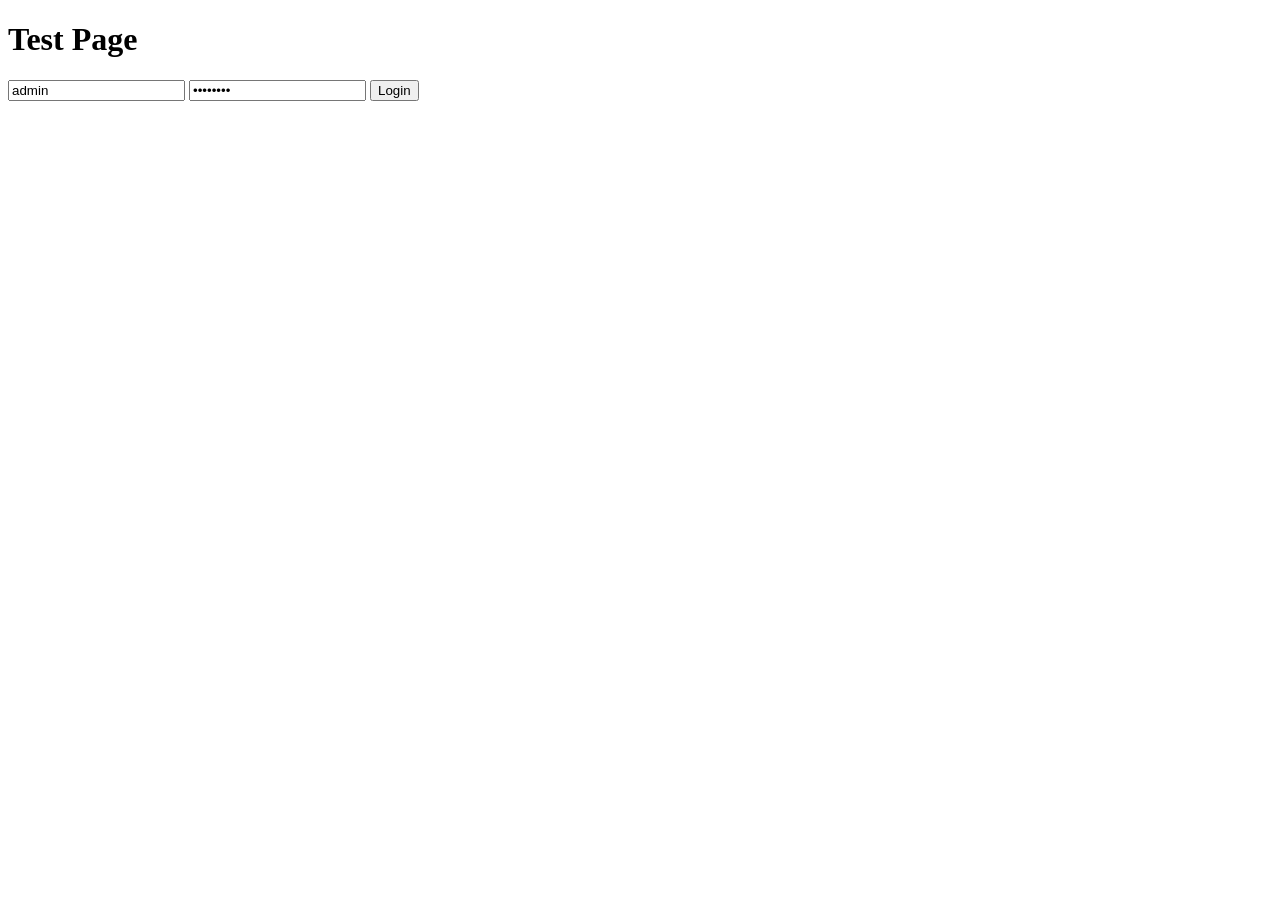
<file: sm_system/static/test.html>
<!DOCTYPE html>
<html>
<head>
<meta charset="UTF-8">
<title>Test Login</title>
</head>
<body>
<h1>Test Page</h1>
<div id="page-login">
  <form id="login-form" onsubmit="return handleLogin(event)">
    <input type="text" id="login-username" value="admin">
    <input type="password" id="login-password" value="admin123">
    <button type="submit">Login</button>
  </form>
</div>
<script>
const API = {
  async post(path, data) {
    const r = await fetch(path, { method:'POST', headers:{'Content-Type':'application/json'}, body:JSON.stringify(data) });
    return r.json();
  }
};
async function handleLogin(e) {
  e.preventDefault();
  const username = document.getElementById('login-username').value.trim();
  const password = document.getElementById('login-password').value.trim();
  const res = await API.post('/api/sm/login', { username, password });
  document.title = res.user ? 'LOGGED IN' : 'FAILED: ' + (res.error || 'unknown');
  return false;
}
document.addEventListener('DOMContentLoaded', async function() {
  const res = await API.get ? await API.get('/api/sm/me') : {user:null};
  if (res.user) document.title = 'AUTHED';
});
</script>
</body>
</html>
</file>
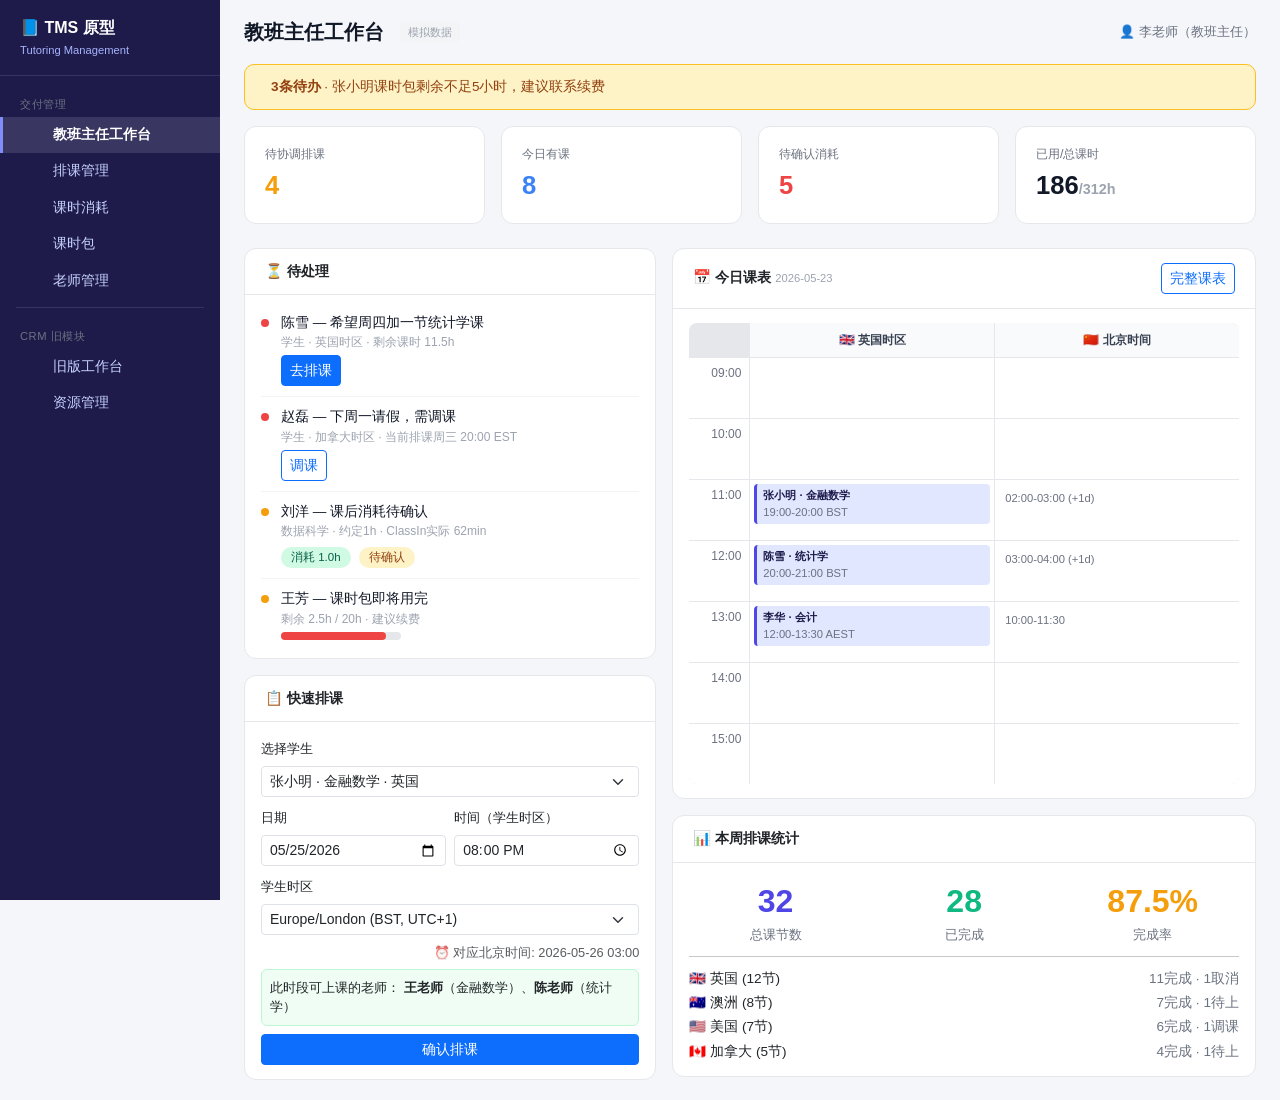
<file: sm_system/static/tms-prototype.html>
<!DOCTYPE html>
<html lang="zh-CN">
<head>
<meta charset="UTF-8">
<meta name="viewport" content="width=device-width, initial-scale=1.0">
<title>TMS 原型 — 辅导管理系统</title>
<link href="https://cdn.bootcdn.net/ajax/libs/twitter-bootstrap/5.3.3/css/bootstrap.min.css" rel="stylesheet">
<link href="https://cdn.bootcdn.net/ajax/libs/bootstrap-icons/1.11.3/font/bootstrap-icons.min.css" rel="stylesheet">
<style>
:root { --sidebar-width: 220px; --primary: #4f46e5; --primary-light: #eef2ff; }
body { background: #f5f6fa; font-family: -apple-system, BlinkMacSystemFont, "Segoe UI", "PingFang SC", Roboto, sans-serif; }
.sidebar { position: fixed; top: 0; left: 0; width: var(--sidebar-width); height: 100vh; background: #1e1b4b; z-index: 1000; overflow-y: auto; }
.sidebar-brand { padding: 18px 20px 14px; border-bottom: 1px solid rgba(255,255,255,.1); }
.sidebar-brand h5 { margin: 0; font-weight: 700; font-size: 1rem; color: #fff; }
.sidebar-brand small { color: #a5b4fc; font-size: .7rem; }
.sidebar-nav { padding: 8px 0; }
.nav-item { padding: 8px 20px; cursor: pointer; display: flex; align-items: center; gap: 10px; color: #c7d2fe; font-size: .85rem; transition: all .15s; border-left: 3px solid transparent; }
.nav-item:hover { background: rgba(255,255,255,.08); color: #fff; }
.nav-item.active { background: rgba(255,255,255,.12); color: #fff; border-left-color: #818cf8; font-weight: 600; }
.nav-item i { font-size: 1.1rem; width: 20px; text-align: center; }
.nav-divider { border-top: 1px solid rgba(255,255,255,.1); margin: 8px 16px; }
.nav-label { padding: 12px 20px 4px; color: #6b7280; font-size: .7rem; text-transform: uppercase; letter-spacing: .5px; }
.main { margin-left: var(--sidebar-width); min-height: 100vh; padding: 20px 24px; }
.page-header { margin-bottom: 20px; }
.page-header h3 { font-weight: 700; color: #111827; margin: 0; font-size: 1.25rem; }
.page-header p { color: #6b7280; margin: 2px 0 0; font-size: .85rem; }
.section { display: none; }
.section.active { display: block; }

/* Stat Card */
.stat-card { background: #fff; border-radius: 12px; padding: 18px 20px; border: 1px solid #e5e7eb; }
.stat-card .label { font-size: .78rem; color: #6b7280; margin-bottom: 2px; }
.stat-card .value { font-size: 1.6rem; font-weight: 700; color: #111827; }

/* Card */
.card-tms { background: #fff; border-radius: 12px; border: 1px solid #e5e7eb; overflow: hidden; }
.card-header-tms { padding: 14px 20px; display: flex; justify-content: space-between; align-items: center; border-bottom: 1px solid #e5e7eb; }
.card-header-tms h6 { margin: 0; font-weight: 600; font-size: .9rem; }

/* Table */
.table-tms { width: 100%; border-collapse: collapse; }
.table-tms th { padding: 10px 16px; font-size: .78rem; font-weight: 600; color: #6b7280; text-align: left; border-bottom: 1px solid #e5e7eb; background: #f9fafb; }
.table-tms td { padding: 10px 16px; font-size: .85rem; border-bottom: 1px solid #f3f4f6; }
.table-tms tr:last-child td { border-bottom: none; }
.table-tms tr:hover td { background: #f9fafb; }

/* Badges */
.badge-status { padding: 2px 10px; border-radius: 12px; font-size: .72rem; font-weight: 500; display: inline-block; }
.bg-scheduled { background: #dbeafe; color: #1e40af; }
.bg-confirmed { background: #e0e7ff; color: #3730a3; }
.bg-progress { background: #fef3c7; color: #92400e; }
.bg-done { background: #d1fae5; color: #065f46; }
.bg-cancelled { background: #fee2e2; color: #991b1b; }
.bg-rescheduled { background: #f3e8ff; color: #6b21a8; }
.bg-pending { background: #fef3c7; color: #92400e; }
.bg-active { background: #d1fae5; color: #065f46; }
.bg-exhausted { background: #e5e7eb; color: #374151; }
.bg-expired { background: #fee2e2; color: #991b1b; }

/* Calendar */
.cal-week { display: grid; grid-template-columns: 80px repeat(7, 1fr); gap: 1px; background: #e5e7eb; border-radius: 8px; overflow: hidden; }
.cal-header { background: #f9fafb; padding: 8px; text-align: center; font-size: .78rem; font-weight: 600; color: #374151; }
.cal-time { background: #fff; padding: 6px 8px; font-size: .75rem; color: #6b7280; text-align: right; }
.cal-cell { background: #fff; min-height: 60px; padding: 4px; position: relative; }
.cal-lesson { background: #e0e7ff; border-left: 3px solid #4f46e5; border-radius: 4px; padding: 3px 6px; margin-bottom: 2px; font-size: .7rem; cursor: pointer; }
.cal-lesson .name { font-weight: 600; color: #1e1b4b; }
.cal-lesson .time { color: #6b7280; }
.cal-lesson.tutor-unavail { background: #fef3c7; border-left-color: #f59e0b; }

/* Timeline */
.timeline-compact { position: relative; padding: 0; }
.timeline-item-c { display: flex; gap: 12px; padding: 10px 0; border-bottom: 1px solid #f3f4f6; }
.timeline-item-c:last-child { border-bottom: none; }
.tl-dot { width: 8px; height: 8px; border-radius: 50%; margin-top: 6px; flex-shrink: 0; }
.tl-dot.red { background: #ef4444; }
.tl-dot.yellow { background: #f59e0b; }
.tl-dot.blue { background: #3b82f6; }
.tl-dot.green { background: #10b981; }
.tl-content { flex: 1; }
.tl-content .title { font-size: .85rem; font-weight: 500; color: #111827; }
.tl-content .meta { font-size: .75rem; color: #9ca3af; }

/* Step form */
.step-indicator { display: flex; gap: 0; margin-bottom: 24px; background: #fff; border-radius: 10px; border: 1px solid #e5e7eb; overflow: hidden; }
.step-item { flex: 1; padding: 12px; text-align: center; font-size: .82rem; color: #9ca3af; border-right: 1px solid #e5e7eb; position: relative; }
.step-item:last-child { border-right: none; }
.step-item .num { display: inline-block; width: 22px; height: 22px; line-height: 22px; border-radius: 50%; background: #e5e7eb; color: #6b7280; font-size: .75rem; font-weight: 700; margin-right: 6px; }
.step-item.active { color: #4f46e5; font-weight: 600; }
.step-item.active .num { background: #4f46e5; color: #fff; }
.step-item.done { color: #10b981; }
.step-item.done .num { background: #10b981; color: #fff; }

/* Progress bar for packages */
.pkg-progress { height: 8px; border-radius: 4px; background: #e5e7eb; }
.pkg-progress .bar { height: 100%; border-radius: 4px; background: #4f46e5; transition: width .3s; }
.pkg-progress .bar.warning { background: #f59e0b; }
.pkg-progress .bar.danger { background: #ef4444; }

/* Alert banner */
.alert-banner { background: #fef3c7; border: 1px solid #fbbf24; border-radius: 10px; padding: 12px 16px; margin-bottom: 16px; display: flex; align-items: center; gap: 10px; font-size: .85rem; color: #92400e; }

/* Toast */
.toast-container { position: fixed; top: 16px; right: 16px; z-index: 99999; }
.toast-msg { background: #fff; border-radius: 10px; padding: 10px 18px; margin-bottom: 6px; box-shadow: 0 4px 16px rgba(0,0,0,.12); border-left: 4px solid #4f46e5; font-size: .85rem; display: flex; align-items: center; gap: 8px; animation: slideIn .3s ease; }
@keyframes slideIn { from { transform: translateX(100%); opacity: 0; } to { transform: translateX(0); opacity: 1; } }

.mock-tag { font-size: .7rem; color: #9ca3af; background: #f3f4f6; padding: 2px 8px; border-radius: 4px; display: inline-block; margin-left: 8px; }

@media (max-width: 768px) {
  .sidebar { width: 56px; }
  .sidebar .nav-text, .sidebar-brand h5, .sidebar-brand small, .nav-label, .nav-divider { display: none; }
  .main { margin-left: 56px; padding: 12px; }
  .cal-week { grid-template-columns: 50px repeat(7, 1fr); font-size: .7rem; }
}
</style>
</head>
<body>

<div id="app">
  <!-- Sidebar -->
  <nav class="sidebar">
    <div class="sidebar-brand">
      <h5>📘 TMS 原型</h5>
      <small>Tutoring Management</small>
    </div>
    <div class="sidebar-nav">
      <div class="nav-label">交付管理</div>
      <div class="nav-item active" onclick="switchPage('coordinator')">
        <i class="bi bi-speedometer2"></i><span class="nav-text">教班主任工作台</span>
      </div>
      <div class="nav-item" onclick="switchPage('schedules')">
        <i class="bi bi-calendar-week"></i><span class="nav-text">排课管理</span>
      </div>
      <div class="nav-item" onclick="switchPage('consumption')">
        <i class="bi bi-file-check"></i><span class="nav-text">课时消耗</span>
      </div>
      <div class="nav-item" onclick="switchPage('packages')">
        <i class="bi bi-box-seam"></i><span class="nav-text">课时包</span>
      </div>
      <div class="nav-item" onclick="switchPage('tutors')">
        <i class="bi bi-person-workspace"></i><span class="nav-text">老师管理</span>
      </div>
      <div class="nav-divider"></div>
      <div class="nav-label">CRM 旧模块</div>
      <div class="nav-item" onclick="switchPage('old-dash')">
        <i class="bi bi-grid-1x2"></i><span class="nav-text">旧版工作台</span>
      </div>
      <div class="nav-item" onclick="switchPage('old-leads')">
        <i class="bi bi-people"></i><span class="nav-text">资源管理</span>
      </div>
    </div>
  </nav>

  <div class="main" id="main-content">
    <!-- ═══════════════ 教班主任工作台 ═══════════════ -->
    <div id="section-coordinator" class="section active">
      <div class="page-header d-flex align-items-center gap-2">
        <h3>教班主任工作台</h3>
        <span class="mock-tag">模拟数据</span>
        <div class="ms-auto d-flex gap-2 align-items-center">
          <span style="font-size:.8rem;color:#6b7280;">👤 李老师（教班主任）</span>
        </div>
      </div>

      <!-- Alert -->
      <div class="alert-banner">
        <i class="bi bi-exclamation-triangle"></i>
        <span><strong>3条待办</strong> · 张小明课时包剩余不足5小时，建议联系续费</span>
      </div>

      <!-- Stat Cards -->
      <div class="row g-3 mb-4">
        <div class="col-md-3 col-6"><div class="stat-card"><div class="d-flex justify-content-between"><div><div class="label">待协调排课</div><div class="value" style="color:#f59e0b;">4</div></div><i class="bi bi-calendar-plus" style="font-size:1.4rem;color:#f59e0b;opacity:.6;"></i></div></div></div>
        <div class="col-md-3 col-6"><div class="stat-card"><div class="d-flex justify-content-between"><div><div class="label">今日有课</div><div class="value" style="color:#3b82f6;">8</div></div><i class="bi bi-play-circle" style="font-size:1.4rem;color:#3b82f6;opacity:.6;"></i></div></div></div>
        <div class="col-md-3 col-6"><div class="stat-card"><div class="d-flex justify-content-between"><div><div class="label">待确认消耗</div><div class="value" style="color:#ef4444;">5</div></div><i class="bi bi-clock-history" style="font-size:1.4rem;color:#ef4444;opacity:.6;"></i></div></div></div>
        <div class="col-md-3 col-6"><div class="stat-card"><div class="d-flex justify-content-between"><div><div class="label">已用/总课时</div><div class="value">186<span style="font-size:.9rem;color:#9ca3af;">/312h</span></div></div><i class="bi bi-graph-up-arrow" style="font-size:1.4rem;color:#10b981;opacity:.6;"></i></div></div></div>
      </div>

      <div class="row g-3">
        <!-- 待办列表 -->
        <div class="col-md-5">
          <div class="card-tms mb-3">
            <div class="card-header-tms"><h6>⏳ 待处理</h6></div>
            <div style="padding:8px 16px;">
              <div class="timeline-item-c">
                <div class="tl-dot red"></div>
                <div class="tl-content">
                  <div class="title">陈雪 — 希望周四加一节统计学课</div>
                  <div class="meta">学生 · 英国时区 · 剩余课时 11.5h</div>
                  <div class="mt-1"><button class="btn btn-primary btn-sm" onclick="toast('跳转到排课流程')">去排课</button></div>
                </div>
              </div>
              <div class="timeline-item-c">
                <div class="tl-dot red"></div>
                <div class="tl-content">
                  <div class="title">赵磊 — 下周一请假，需调课</div>
                  <div class="meta">学生 · 加拿大时区 · 当前排课周三 20:00 EST</div>
                  <div class="mt-1"><button class="btn btn-outline-primary btn-sm" onclick="toast('跳转到调课')">调课</button></div>
                </div>
              </div>
              <div class="timeline-item-c">
                <div class="tl-dot yellow"></div>
                <div class="tl-content">
                  <div class="title">刘洋 — 课后消耗待确认</div>
                  <div class="meta">数据科学 · 约定1h · ClassIn实际 62min</div>
                  <div class="mt-1"><span class="badge-status bg-done">消耗 1.0h</span> <span class="badge-status bg-pending" style="margin-left:4px;">待确认</span></div>
                </div>
              </div>
              <div class="timeline-item-c">
                <div class="tl-dot yellow"></div>
                <div class="tl-content">
                  <div class="title">王芳 — 课时包即将用完</div>
                  <div class="meta">剩余 2.5h / 20h · 建议续费</div>
                  <div class="mt-1"><div class="pkg-progress" style="width:120px;"><div class="bar danger" style="width:87.5%;"></div></div></div>
                </div>
              </div>
            </div>
          </div>

          <!-- 快速排课入口 -->
          <div class="card-tms">
            <div class="card-header-tms"><h6>📋 快速排课</h6></div>
            <div style="padding:14px 16px;">
              <div class="mb-2"><label class="form-label" style="font-size:.8rem;">选择学生</label>
                <select class="form-select form-select-sm"><option>张小明 · 金融数学 · 英国</option><option>李华 · 会计 · 澳洲</option><option>王芳 · CS · 美国</option><option>赵磊 · 经济学 · 加拿大</option></select></div>
              <div class="row g-2 mb-2">
                <div class="col"><label class="form-label" style="font-size:.8rem;">日期</label><input type="date" class="form-control form-control-sm" value="2026-05-25"></div>
                <div class="col"><label class="form-label" style="font-size:.8rem;">时间（学生时区）</label><input type="time" class="form-control form-control-sm" value="20:00"></div>
              </div>
              <div class="mb-2"><label class="form-label" style="font-size:.8rem;">学生时区</label>
                <select class="form-select form-select-sm"><option>Europe/London (BST, UTC+1)</option><option>Australia/Sydney (AEST, UTC+10)</option><option>America/New_York (EDT, UTC-4)</option><option>Asia/Shanghai (CST, UTC+8)</option></select></div>
              <div class="text-end text-muted" style="font-size:.8rem;margin-bottom:6px;">⏰ 对应北京时间: 2026-05-26 03:00</div>
              <div class="mb-2 p-2" style="background:#f0fdf4;border-radius:6px;font-size:.82rem;border:1px solid #bbf7d0;">
                <i class="bi bi-person-check text-success"></i> 此时段可上课的老师：
                <strong>王老师</strong>（金融数学）、<strong>陈老师</strong>（统计学）
              </div>
              <button class="btn btn-primary w-100 btn-sm" onclick="toast('排课请求已发送，等待老师确认')">确认排课</button>
            </div>
          </div>
        </div>

        <!-- 今日课表 -->
        <div class="col-md-7">
          <div class="card-tms mb-3">
            <div class="card-header-tms">
              <h6>📅 今日课表 <span style="font-size:.7rem;color:#9ca3af;font-weight:400;">2026-05-23</span></h6>
              <div><button class="btn btn-outline-primary btn-sm" onclick="switchPage('schedules')">完整课表</button></div>
            </div>
            <div style="padding:14px 16px;">
              <div class="cal-week" style="grid-template-columns: 60px 1fr 1fr;">
                <div class="cal-header" style="background:transparent;"></div>
                <div class="cal-header">🇬🇧 英国时区</div>
                <div class="cal-header">🇨🇳 北京时间</div>

                <div class="cal-time">09:00</div>
                <div class="cal-cell"></div>
                <div class="cal-cell"></div>

                <div class="cal-time">10:00</div>
                <div class="cal-cell"></div>
                <div class="cal-cell"></div>

                <div class="cal-time">11:00</div>
                <div class="cal-cell" style="min-height:40px;">
                  <div class="cal-lesson"><div class="name">张小明 · 金融数学</div><div class="time">19:00-20:00 BST</div></div>
                </div>
                <div class="cal-cell"><div style="font-size:.7rem;color:#6b7280;padding:6px;">02:00-03:00 (+1d)</div></div>

                <div class="cal-time">12:00</div>
                <div class="cal-cell" style="min-height:40px;">
                  <div class="cal-lesson"><div class="name">陈雪 · 统计学</div><div class="time">20:00-21:00 BST</div></div>
                </div>
                <div class="cal-cell"><div style="font-size:.7rem;color:#6b7280;padding:6px;">03:00-04:00 (+1d)</div></div>

                <div class="cal-time">13:00</div>
                <div class="cal-cell" style="min-height:40px;">
                  <div class="cal-lesson"><div class="name">李华 · 会计</div><div class="time">12:00-13:30 AEST</div></div>
                </div>
                <div class="cal-cell"><div style="font-size:.7rem;color:#6b7280;padding:6px;">10:00-11:30</div></div>

                <div class="cal-time">14:00</div>
                <div class="cal-cell"></div>
                <div class="cal-cell"></div>

                <div class="cal-time">15:00</div>
                <div class="cal-cell"></div>
                <div class="cal-cell"></div>
              </div>
            </div>
          </div>

          <!-- 本周排课概览 -->
          <div class="card-tms">
            <div class="card-header-tms"><h6>📊 本周排课统计</h6></div>
            <div style="padding:14px 16px;">
              <div class="row g-3">
                <div class="col-md-4 text-center">
                  <div style="font-size:2rem;font-weight:700;color:#4f46e5;">32</div>
                  <div style="font-size:.8rem;color:#6b7280;">总课节数</div>
                </div>
                <div class="col-md-4 text-center">
                  <div style="font-size:2rem;font-weight:700;color:#10b981;">28</div>
                  <div style="font-size:.8rem;color:#6b7280;">已完成</div>
                </div>
                <div class="col-md-4 text-center">
                  <div style="font-size:2rem;font-weight:700;color:#f59e0b;">87.5%</div>
                  <div style="font-size:.8rem;color:#6b7280;">完成率</div>
                </div>
              </div>
              <hr style="margin:12px 0;">
              <div style="font-size:.85rem;">
                <div class="d-flex justify-content-between mb-1"><span>🇬🇧 英国 (12节)</span><span style="color:#6b7280;">11完成 · 1取消</span></div>
                <div class="d-flex justify-content-between mb-1"><span>🇦🇺 澳洲 (8节)</span><span style="color:#6b7280;">7完成 · 1待上</span></div>
                <div class="d-flex justify-content-between mb-1"><span>🇺🇸 美国 (7节)</span><span style="color:#6b7280;">6完成 · 1调课</span></div>
                <div class="d-flex justify-content-between"><span>🇨🇦 加拿大 (5节)</span><span style="color:#6b7280;">4完成 · 1待上</span></div>
              </div>
            </div>
          </div>
        </div>
      </div>
    </div>

    <!-- ═══════════════ 排课管理 ═══════════════ -->
    <div id="section-schedules" class="section">
      <div class="page-header d-flex align-items-center gap-2">
        <h3>排课管理</h3>
        <span class="mock-tag">模拟数据</span>
        <div class="ms-auto">
          <button class="btn btn-primary btn-sm" onclick="toast('打开新增排课弹窗')"><i class="bi bi-plus-lg"></i> 新增排课</button>
        </div>
      </div>

      <!-- 周课表视图 -->
      <div class="card-tms mb-3">
        <div class="card-header-tms">
          <h6>📅 课表 · 本周</h6>
          <div>
            <select class="form-select form-select-sm" style="width:auto;display:inline-block;">
              <option>2026-05-18 ~ 05-24</option>
              <option>2026-05-25 ~ 05-31</option>
            </select>
            <button class="btn btn-outline-primary btn-sm ms-2" onclick="toast('切换为按老师分组')">按老师</button>
            <button class="btn btn-outline-primary btn-sm ms-1" onclick="toast('切换为按时区分组')">按时区</button>
          </div>
        </div>
        <div style="padding:14px 16px;overflow-x:auto;">
          <div class="cal-week">
            <div class="cal-header"></div>
            <div class="cal-header">周一<br><span style="font-weight:400;font-size:.7rem;">5/18</span></div>
            <div class="cal-header">周二<br><span style="font-weight:400;font-size:.7rem;">5/19</span></div>
            <div class="cal-header">周三<br><span style="font-weight:400;font-size:.7rem;">5/20</span></div>
            <div class="cal-header">周四<br><span style="font-weight:400;font-size:.7rem;">5/21</span></div>
            <div class="cal-header">周五<br><span style="font-weight:400;font-size:.7rem;">5/22</span></div>
            <div class="cal-header" style="background:#eef2ff;">周六<br><span style="font-weight:400;font-size:.7rem;">5/23</span></div>
            <div class="cal-header">周日</div>

            <div class="cal-time">08</div>
            <div class="cal-cell"></div><div class="cal-cell"></div><div class="cal-cell"></div><div class="cal-cell"></div><div class="cal-cell"></div>
            <div class="cal-cell"></div><div class="cal-cell"></div>

            <div class="cal-time">09</div>
            <div class="cal-cell"></div><div class="cal-cell"></div><div class="cal-cell"></div><div class="cal-cell"></div><div class="cal-cell"></div>
            <div class="cal-cell" style="min-height:50px;">
              <div class="cal-lesson"><div class="name">张小明</div><div class="time">19:00 BST</div></div>
            </div>
            <div class="cal-cell"></div>

            <div class="cal-time">10</div>
            <div class="cal-cell"></div><div class="cal-cell"></div><div class="cal-cell"></div><div class="cal-cell"></div><div class="cal-cell"></div>
            <div class="cal-cell" style="min-height:50px;">
              <div class="cal-lesson"><div class="name">陈雪</div><div class="time">20:00 BST</div></div>
            </div>
            <div class="cal-cell"></div>

            <div class="cal-time">11</div>
            <div class="cal-cell"></div><div class="cal-cell"></div><div class="cal-cell"></div><div class="cal-cell"></div><div class="cal-cell"></div>
            <div class="cal-cell" style="min-height:50px;">
              <div class="cal-lesson"><div class="name">李华</div><div class="time">12:00 AEST</div></div>
            </div>
            <div class="cal-cell"></div>

            <div class="cal-time">12</div>
            <div class="cal-cell"></div><div class="cal-cell"></div><div class="cal-cell"></div><div class="cal-cell"></div><div class="cal-cell"></div>
            <div class="cal-cell"></div><div class="cal-cell"></div>
          </div>
        </div>
      </div>

      <!-- 排课列表 -->
      <div class="card-tms">
        <div class="card-header-tms">
          <h6>所有排课</h6>
          <div><select class="form-select form-select-sm" style="width:auto;display:inline-block;">
            <option>全部状态</option><option>待确认</option><option>已确认</option><option>已完成</option>
          </select></div>
        </div>
        <div style="overflow-x:auto;">
          <table class="table-tms">
            <thead><tr><th>学生</th><th>科目</th><th>老师</th><th>时间 (学生时区)</th><th>状态</th><th>消耗</th><th>操作</th></tr></thead>
            <tbody>
              <tr><td>张小明</td><td>金融数学</td><td>王老师</td><td>周三 19:00-20:00 BST</td><td><span class="badge-status bg-confirmed">已确认</span></td><td>待上课</td><td><button class="btn btn-outline-primary btn-sm" onclick="toast('查看详情')">详情</button></td></tr>
              <tr><td>陈雪</td><td>统计学</td><td>陈老师</td><td>周三 20:00-21:00 BST</td><td><span class="badge-status bg-confirmed">已确认</span></td><td>待上课</td><td><button class="btn btn-outline-primary btn-sm" onclick="toast('查看详情')">详情</button></td></tr>
              <tr><td>李华</td><td>会计</td><td>王老师</td><td>周四 12:00-13:30 AEST</td><td><span class="badge-status bg-done">已完成</span></td><td>1.5h</td><td><button class="btn btn-outline-primary btn-sm" onclick="toast('查看详情')">详情</button></td></tr>
              <tr><td>赵磊</td><td>经济学</td><td>陈老师</td><td>周三 20:00-21:00 EDT</td><td><span class="badge-status bg-scheduled">待确认</span></td><td>-</td><td><button class="btn btn-outline-primary btn-sm" onclick="toast('查看详情')">详情</button></td></tr>
              <tr><td>刘洋</td><td>数据科学</td><td>王老师</td><td>周二 18:00-19:00 AEST</td><td><span class="badge-status bg-done">已完成</span></td><td>1.0h</td><td><button class="btn btn-outline-primary btn-sm" onclick="toast('查看详情')">详情</button></td></tr>
              <tr><td>王芳</td><td>CS</td><td>陈老师</td><td>周一 10:00-11:00 EDT</td><td><span class="badge-status bg-cancelled">已取消</span></td><td>-</td><td><span style="font-size:.78rem;color:#9ca3af;">学生请假</span></td></tr>
            </tbody>
          </table>
        </div>
      </div>
    </div>

    <!-- ═══════════════ 课时消耗 ═══════════════ -->
    <div id="section-consumption" class="section">
      <div class="page-header d-flex align-items-center gap-2">
        <h3>课时消耗</h3>
        <span class="mock-tag">模拟数据</span>
        <div class="ms-auto"><span style="font-size:.82rem;color:#6b7280;">待确认: <strong style="color:#ef4444;">5</strong> 条</span></div>
      </div>

      <div class="row g-3">
        <!-- 待确认 -->
        <div class="col-md-7">
          <div class="card-tms">
            <div class="card-header-tms"><h6>⏳ 待确认消耗</h6></div>
            <div style="overflow-x:auto;">
              <table class="table-tms">
                <thead><tr><th>学生</th><th>科目</th><th>约定时长</th><th>ClassIn实际</th><th>建议扣减</th><th>操作</th></tr></thead>
                <tbody>
                  <tr>
                    <td>张小明</td><td>金融数学</td><td>1.0h</td><td>58min</td><td><strong>1.0h</strong></td>
                    <td><button class="btn btn-success btn-sm me-1" onclick="toast('已确认消耗 1.0h')">✓ 确认</button><button class="btn btn-outline-secondary btn-sm" onclick="toast('打开修正弹窗')">修正</button></td>
                  </tr>
                  <tr>
                    <td>李华</td><td>会计</td><td>1.5h</td><td>92min</td><td><strong>1.5h</strong></td>
                    <td><button class="btn btn-success btn-sm me-1" onclick="toast('已确认消耗 1.5h')">✓ 确认</button><button class="btn btn-outline-secondary btn-sm" onclick="toast('打开修正弹窗')">修正</button></td>
                  </tr>
                  <tr>
                    <td>刘洋</td><td>数据科学</td><td>1.0h</td><td>62min</td><td><strong style="color:#f59e0b;">1.0h</strong> <span style="font-size:.72rem;color:#9ca3af;">(超2min)</span></td>
                    <td><button class="btn btn-success btn-sm me-1" onclick="toast('已确认消耗 1.0h')">✓ 确认</button><button class="btn btn-outline-secondary btn-sm" onclick="toast('打开修正弹窗')">修正</button></td>
                  </tr>
                  <tr>
                    <td>王芳</td><td>CS</td><td>1.0h</td><td>0min <span class="badge-status bg-cancelled" style="margin-left:4px;">No-Show</span></td><td><strong style="color:#ef4444;">待判定</strong></td>
                    <td>
                      <button class="btn btn-outline-success btn-sm me-1" onclick="toast('判定为学生缺席，扣除课时')">学生缺席</button>
                      <button class="btn btn-outline-danger btn-sm" onclick="toast('判定为老师缺席，不扣除')">老师缺席</button>
                    </td>
                  </tr>
                </tbody>
              </table>
            </div>
          </div>
        </div>

        <!-- 消耗统计 -->
        <div class="col-md-5">
          <div class="card-tms mb-3">
            <div class="card-header-tms"><h6>📊 今日消耗概况</h6></div>
            <div style="padding:16px;">
              <div class="text-center mb-3">
                <div style="font-size:2.5rem;font-weight:700;color:#4f46e5;">8.5</div>
                <div style="font-size:.85rem;color:#6b7280;">今日已消耗课时</div>
              </div>
              <div class="d-flex justify-content-between mb-2">
                <span style="font-size:.85rem;">已确认</span><span style="font-weight:600;">6.0h</span>
              </div>
              <div class="d-flex justify-content-between mb-2">
                <span style="font-size:.85rem;">待确认</span><span style="font-weight:600;color:#f59e0b;">2.5h</span>
              </div>
              <div class="d-flex justify-content-between">
                <span style="font-size:.85rem;">有争议</span><span style="font-weight:600;color:#ef4444;">0h</span>
              </div>
            </div>
          </div>

          <div class="card-tms">
            <div class="card-header-tms"><h6>📋 消耗规则</h6></div>
            <div style="padding:14px 16px;font-size:.82rem;">
              <div class="d-flex justify-content-between mb-2 pb-2" style="border-bottom:1px dashed #e5e7eb;">
                <span>按实际上课时间扣减</span>
                <span class="badge-status bg-active">默认</span>
              </div>
              <div class="d-flex justify-content-between mb-2 pb-2" style="border-bottom:1px dashed #e5e7eb;">
                <span>约定 vs 实际差异 &lt;5min</span>
                <span style="color:#6b7280;">按约定扣</span>
              </div>
              <div class="d-flex justify-content-between mb-2 pb-2" style="border-bottom:1px dashed #e5e7eb;">
                <span>约定 vs 实际差异 &ge;5min</span>
                <span style="color:#6b7280;">按实际扣</span>
              </div>
              <div class="d-flex justify-content-between">
                <span>学生 No-Show</span>
                <span style="color:#6b7280;">扣课时</span>
              </div>
            </div>
          </div>
        </div>
      </div>
    </div>

    <!-- ═══════════════ 课时包 ═══════════════ -->
    <div id="section-packages" class="section">
      <div class="page-header d-flex align-items-center gap-2">
        <h3>课时包管理</h3>
        <span class="mock-tag">模拟数据</span>
        <div class="ms-auto"><button class="btn btn-primary btn-sm" onclick="toast('打开新增课时包弹窗')"><i class="bi bi-plus-lg"></i> 新建课时包</button></div>
      </div>

      <!-- 汇总 -->
      <div class="row g-3 mb-4">
        <div class="col-md-3 col-6"><div class="stat-card"><div class="label">总课时包数</div><div class="value">24</div></div></div>
        <div class="col-md-3 col-6"><div class="stat-card"><div class="label">有效课时包</div><div class="value" style="color:#10b981;">20</div></div></div>
        <div class="col-md-3 col-6"><div class="stat-card"><div class="label">即将过期 (&lt;30天)</div><div class="value" style="color:#f59e0b;">3</div></div></div>
        <div class="col-md-3 col-6"><div class="stat-card"><div class="label">已用罄</div><div class="value" style="color:#6b7280;">4</div></div></div>
      </div>

      <div class="card-tms">
        <div class="card-header-tms">
          <h6>课时包列表</h6>
          <div><select class="form-select form-select-sm" style="width:auto;display:inline-block;"><option>全部状态</option><option>有效</option><option>即将过期</option><option>已用罄</option></select></div>
        </div>
        <div style="overflow-x:auto;">
          <table class="table-tms">
            <thead><tr><th>学生</th><th>课时包</th><th>总课时</th><th>已用</th><th>剩余</th><th>进度</th><th>状态</th><th>到期</th><th>操作</th></tr></thead>
            <tbody>
              <tr>
                <td>张小明</td><td>金融数学 30h</td><td>30h</td><td>18.5h</td><td><strong style="color:#f59e0b;">11.5h</strong></td>
                <td><div style="width:100px;"><div class="pkg-progress"><div class="bar warning" style="width:62%;"></div></div></div></td>
                <td><span class="badge-status bg-active">有效</span></td><td>2026-12-31</td>
                <td><button class="btn btn-outline-primary btn-sm" onclick="toast('查看消耗明细')">明细</button></td>
              </tr>
              <tr>
                <td>李华</td><td>会计 20h</td><td>20h</td><td>8h</td><td><strong>12h</strong></td>
                <td><div style="width:100px;"><div class="pkg-progress"><div class="bar" style="width:40%;"></div></div></div></td>
                <td><span class="badge-status bg-active">有效</span></td><td>2026-09-30</td>
                <td><button class="btn btn-outline-primary btn-sm" onclick="toast('查看消耗明细')">明细</button></td>
              </tr>
              <tr>
                <td>王芳</td><td>CS 20h</td><td>20h</td><td>17.5h</td><td><strong style="color:#ef4444;">2.5h</strong></td>
                <td><div style="width:100px;"><div class="pkg-progress"><div class="bar danger" style="width:87.5%;"></div></div></div></td>
                <td><span class="badge-status bg-active">有效</span></td><td>2026-08-15</td>
                <td><button class="btn btn-outline-primary btn-sm" onclick="toast('查看消耗明细')">明细</button> <button class="btn btn-outline-success btn-sm" onclick="toast('跳转到续费')">续费</button></td>
              </tr>
              <tr>
                <td>赵磊</td><td>经济学 15h</td><td>15h</td><td>15h</td><td><strong>0h</strong></td>
                <td><div style="width:100px;"><div class="pkg-progress"><div class="bar" style="width:100%;background:#6b7280;"></div></div></div></td>
                <td><span class="badge-status bg-exhausted">已用罄</span></td><td>2026-06-01</td>
                <td><button class="btn btn-outline-primary btn-sm" onclick="toast('查看消耗明细')">明细</button></td>
              </tr>
              <tr>
                <td>刘洋</td><td>数据科学 20h</td><td>20h</td><td>6h</td><td><strong>14h</strong></td>
                <td><div style="width:100px;"><div class="pkg-progress"><div class="bar" style="width:30%;"></div></div></div></td>
                <td><span class="badge-status bg-active">有效</span></td><td>2027-01-15</td>
                <td><button class="btn btn-outline-primary btn-sm" onclick="toast('查看消耗明细')">明细</button></td>
              </tr>
            </tbody>
          </table>
        </div>
      </div>

      <!-- 消耗明细 -->
      <div class="card-tms mt-3">
        <div class="card-header-tms"><h6>📋 最近消耗记录</h6></div>
        <div style="overflow-x:auto;">
          <table class="table-tms">
            <thead><tr><th>时间</th><th>学生</th><th>科目</th><th>约定</th><th>实际</th><th>扣减</th><th>确认人</th></tr></thead>
            <tbody>
              <tr><td>05-23 19:00</td><td>张小明</td><td>金融数学</td><td>1.0h</td><td>58min</td><td><strong>1.0h</strong></td><td>李老师</td></tr>
              <tr><td>05-23 12:00</td><td>李华</td><td>会计</td><td>1.5h</td><td>90min</td><td><strong>1.5h</strong></td><td>李老师</td></tr>
              <tr><td>05-22 18:00</td><td>刘洋</td><td>数据科学</td><td>1.0h</td><td>62min</td><td><strong>1.0h</strong></td><td>李老师</td></tr>
              <tr><td>05-22 10:00</td><td>王芳</td><td>CS</td><td>1.0h</td><td>55min</td><td><strong>1.0h</strong></td><td>李老师</td></tr>
              <tr><td>05-21 20:00</td><td>陈雪</td><td>统计学</td><td>1.0h</td><td>0min</td><td><strong style="color:#ef4444;">0h</strong> <span style="font-size:.72rem;color:#9ca3af;">(老师缺席)</span></td><td>李老师</td></tr>
            </tbody>
          </table>
        </div>
      </div>
    </div>

    <!-- ═══════════════ 老师管理 ═══════════════ -->
    <div id="section-tutors" class="section">
      <div class="page-header d-flex align-items-center gap-2">
        <h3>老师管理</h3>
        <span class="mock-tag">模拟数据</span>
        <div class="ms-auto"><button class="btn btn-primary btn-sm" onclick="toast('打开新增老师弹窗')"><i class="bi bi-plus-lg"></i> 添加老师</button></div>
      </div>

      <div class="row g-3">
        <div class="col-md-8">
          <div class="card-tms">
            <div class="card-header-tms"><h6>授课老师列表</h6></div>
            <div style="overflow-x:auto;">
              <table class="table-tms">
                <thead><tr><th>姓名</th><th>可教科目</th><th>时区</th><th>本周排课</th><th>状态</th><th>操作</th></tr></thead>
                <tbody>
                  <tr>
                    <td><strong>王老师</strong></td>
                    <td><span class="badge-status bg-scheduled">金融数学</span> <span class="badge-status bg-scheduled">数据科学</span> <span class="badge-status bg-scheduled">统计学</span></td>
                    <td>Asia/Shanghai</td>
                    <td>12节</td>
                    <td><span class="badge-status bg-active">可排课</span></td>
                    <td><button class="btn btn-outline-primary btn-sm" onclick="toast('查看老师详情')">排课表</button></td>
                  </tr>
                  <tr>
                    <td><strong>陈老师</strong></td>
                    <td><span class="badge-status bg-scheduled">会计</span> <span class="badge-status bg-scheduled">经济学</span> <span class="badge-status bg-scheduled">CS</span></td>
                    <td>Asia/Shanghai</td>
                    <td>8节</td>
                    <td><span class="badge-status bg-active">可排课</span></td>
                    <td><button class="btn btn-outline-primary btn-sm" onclick="toast('查看老师详情')">排课表</button></td>
                  </tr>
                  <tr>
                    <td><strong>李老师</strong></td>
                    <td><span class="badge-status bg-scheduled">商务管理</span> <span class="badge-status bg-scheduled">英语</span></td>
                    <td>Europe/London</td>
                    <td>5节</td>
                    <td><span class="badge-status bg-pending">暂不接新</span></td>
                    <td><button class="btn btn-outline-primary btn-sm" onclick="toast('查看老师详情')">排课表</button></td>
                  </tr>
                </tbody>
              </table>
            </div>
          </div>
        </div>
        <div class="col-md-4">
          <!-- 老师空闲时间管理 -->
          <div class="card-tms mb-3">
            <div class="card-header-tms"><h6>⏰ 王老师 · 空闲时间</h6></div>
            <div style="padding:12px 16px;">
              <div class="d-flex justify-content-between mb-2" style="font-size:.82rem;">
                <span>周一</span><span class="badge-status bg-active">19:00-23:00</span>
              </div>
              <div class="d-flex justify-content-between mb-2" style="font-size:.82rem;">
                <span>周三</span><span class="badge-status bg-active">19:00-23:00</span>
              </div>
              <div class="d-flex justify-content-between mb-2" style="font-size:.82rem;">
                <span>周五</span><span class="badge-status bg-active">20:00-23:00</span>
              </div>
              <div class="d-flex justify-content-between mb-2" style="font-size:.82rem;">
                <span>周六</span><span class="badge-status bg-pending">14:00-18:00</span>
              </div>
              <button class="btn btn-outline-primary btn-sm w-100 mt-2" onclick="toast('打开空闲时间编辑')">编辑空闲时间</button>
            </div>
          </div>

          <div class="card-tms">
            <div class="card-header-tms"><h6>📊 老师统计</h6></div>
            <div style="padding:14px 16px;">
              <div class="d-flex justify-content-between mb-2"><span>活跃老师数</span><strong>3</strong></div>
              <div class="d-flex justify-content-between mb-2"><span>本周总排课</span><strong>32节</strong></div>
              <div class="d-flex justify-content-between mb-2"><span>平均每位老师</span><strong>10.7节/周</strong></div>
              <div class="d-flex justify-content-between"><span>最忙老师</span><strong>王老师 · 12节</strong></div>
            </div>
          </div>
        </div>
      </div>
    </div>

    <!-- ═══════════════ 旧模块占位 ═══════════════ -->
    <div id="section-old-dash" class="section"><div class="page-header"><h3>旧版工作台</h3><p>现有 CRM 工作台，功能保持不变</p></div><div class="card-tms p-4 text-center" style="color:#9ca3af;"><i class="bi bi-arrow-left" style="font-size:2rem;"></i><p class="mt-2">返回侧边栏「教班主任工作台」查看新版</p></div></div>
    <div id="section-old-leads" class="section"><div class="page-header"><h3>资源管理</h3><p>现有 CRM 线索管理，功能保持不变</p></div><div class="card-tms p-4 text-center" style="color:#9ca3af;"><i class="bi bi-arrow-left" style="font-size:2rem;"></i><p class="mt-2">功能同线上版 http://localhost:8766</p></div></div>
  </div>
</div>

<div class="toast-container" id="toast-container"></div>

<script>
function switchPage(page) {
  document.querySelectorAll('.section').forEach(s => s.classList.remove('active'));
  document.querySelectorAll('.nav-item').forEach(n => n.classList.remove('active'));
  document.getElementById('section-' + page).classList.add('active');
  document.querySelectorAll(`.nav-item`).forEach(n => {
    if (n.onclick && n.onclick.toString().includes(page)) n.classList.add('active');
  });
  // Also match the sidebar items
  document.querySelectorAll('.nav-item').forEach(n => {
    if (n.getAttribute('onclick')?.includes("'"+page+"'")) n.classList.add('active');
  });
}

function toast(msg) {
  const c = document.getElementById('toast-container');
  const el = document.createElement('div');
  el.className = 'toast-msg';
  el.innerHTML = `<i class="bi bi-check-circle"></i> ${msg}`;
  c.appendChild(el);
  setTimeout(() => { el.style.opacity = '0'; el.style.transition = 'opacity .3s'; setTimeout(() => el.remove(), 300); }, 2000);
}
</script>
</body>
</html>
</file>
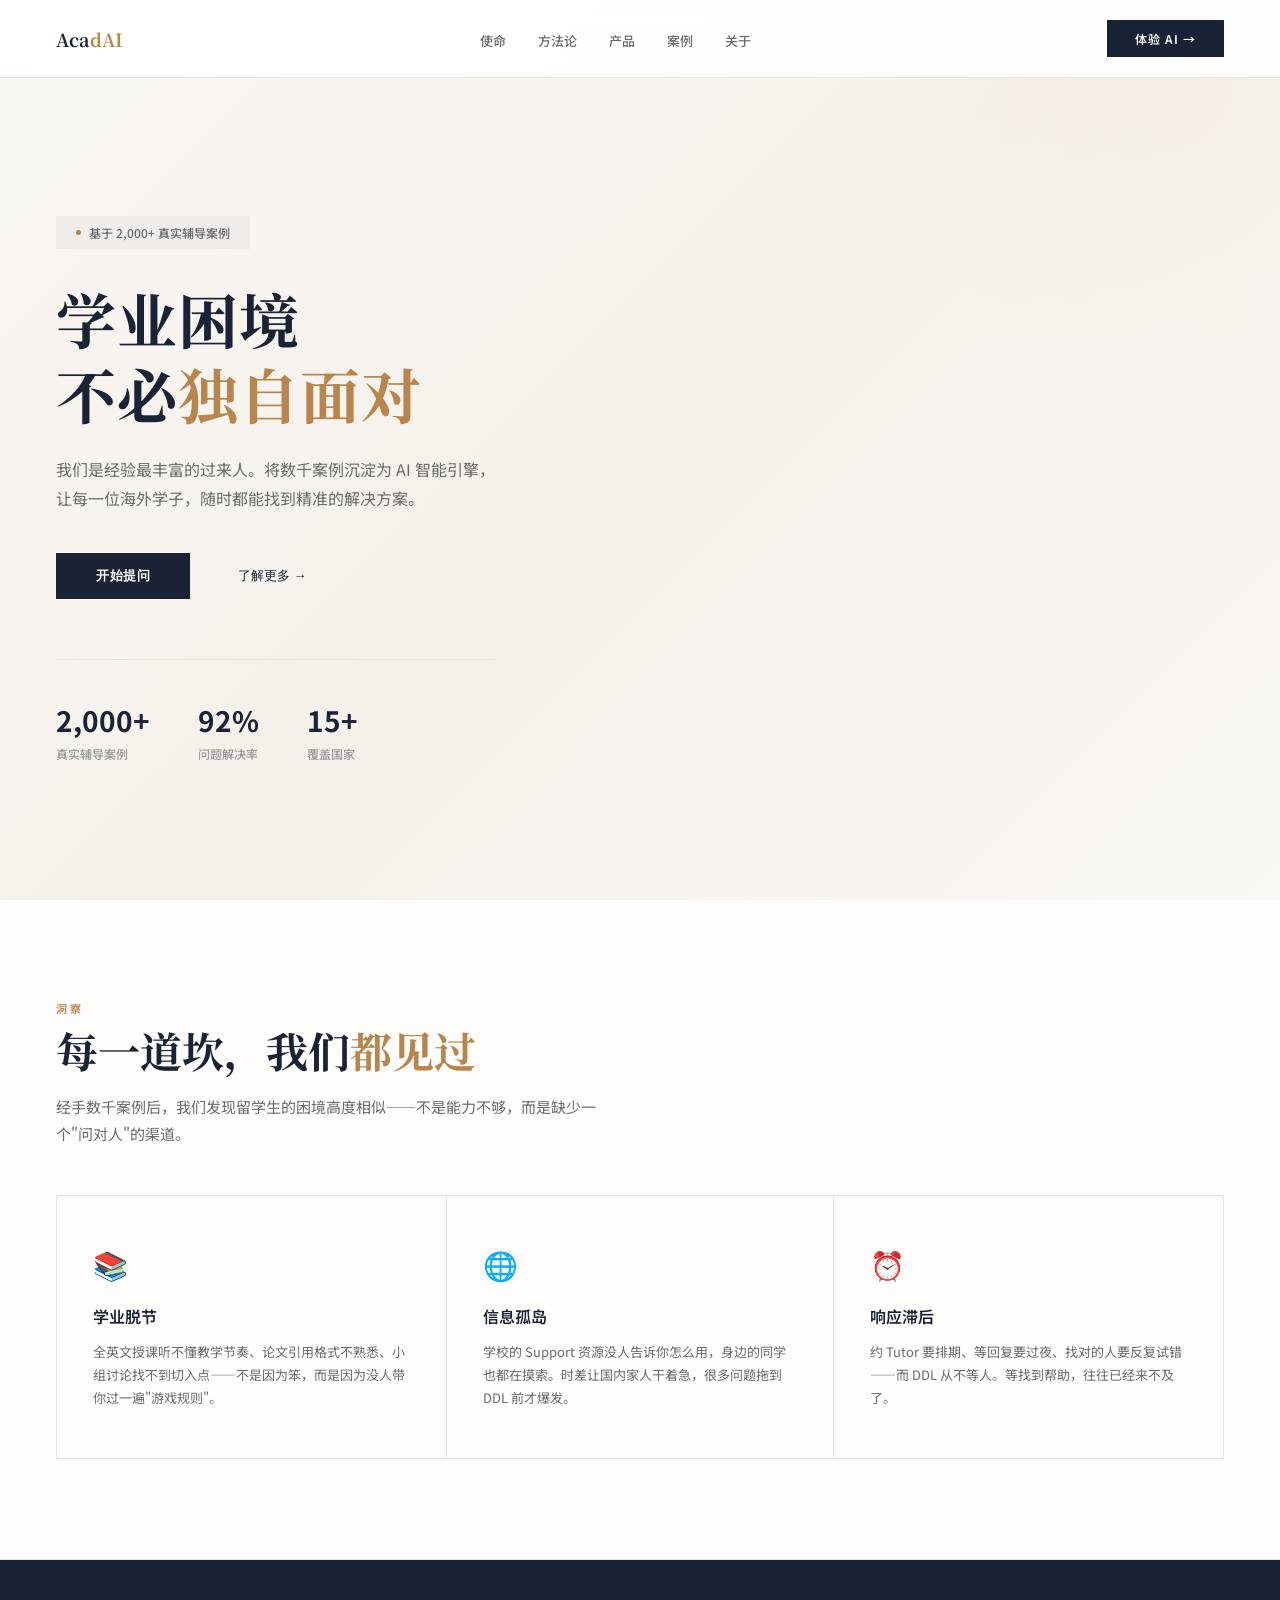
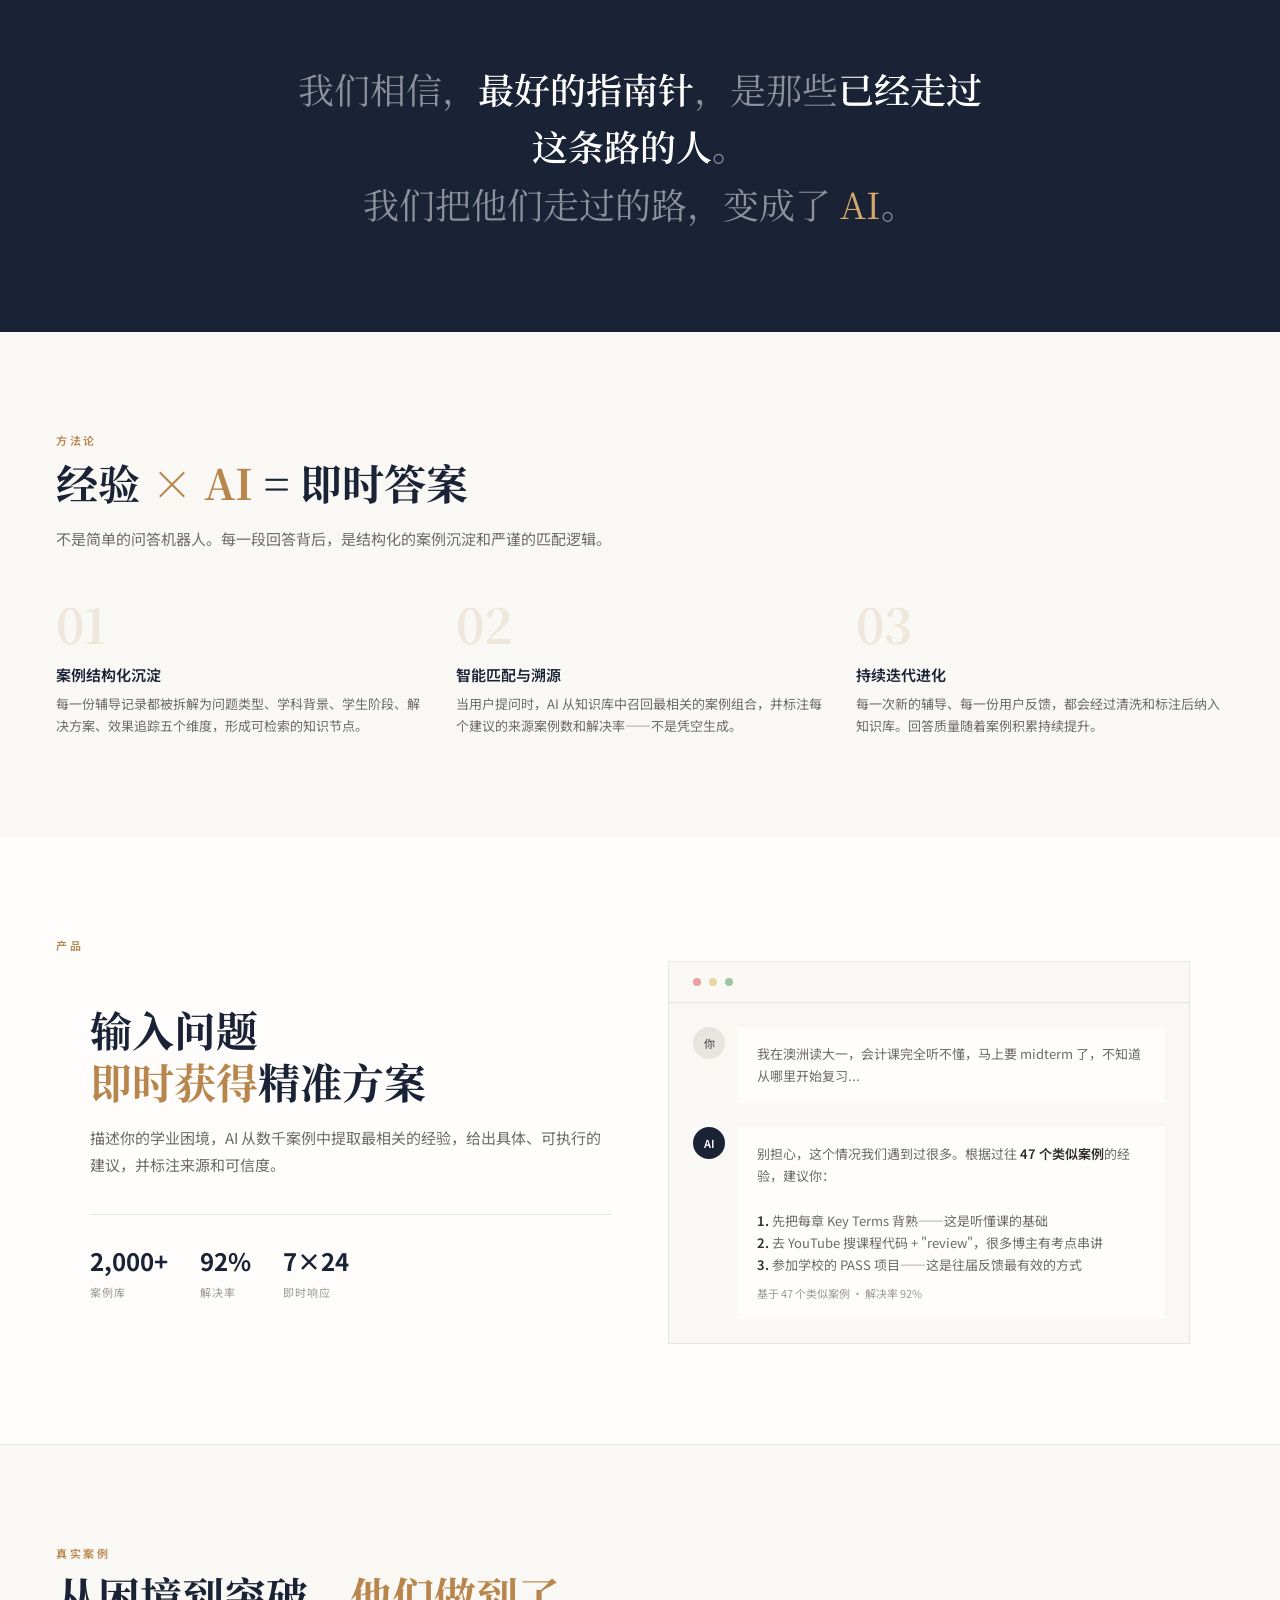
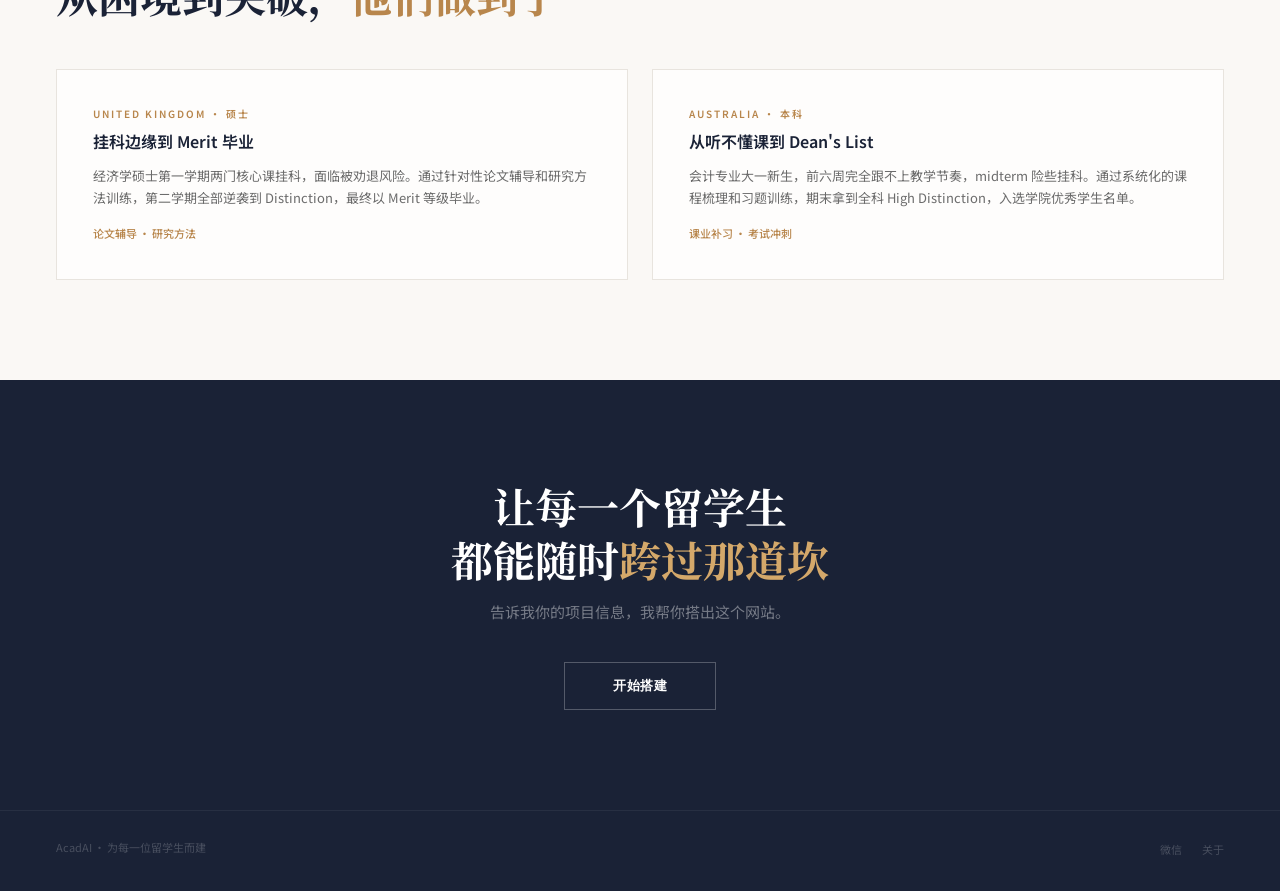
<file: web/ai_static/professional-style.html>
<!DOCTYPE html>
<html lang="zh-CN">
<head>
  <meta charset="UTF-8">
  <meta name="viewport" content="width=device-width, initial-scale=1.0">
  <title>专业风格样片 · 留学科辅</title>
  <style>
    @import url('https://fonts.googleapis.com/css2?family=Noto+Serif+SC:wght@400;600;700;900&family=Noto+Sans+SC:wght@300;400;500;600;700&display=swap');
    * { margin: 0; padding: 0; box-sizing: border-box; }
    body {
      font-family: 'Noto Sans SC', -apple-system, sans-serif;
      background: #faf8f5;
      color: #2c2c2c;
      -webkit-font-smoothing: antialiased;
      overflow-x: hidden;
    }

    /* ===== COLOR ===== */
    :root {
      --navy: #1a2236;
      --navy-light: #2a3a5a;
      --gold: #b8864c;
      --gold-light: #d4a86a;
      --cream: #f8f6f1;
      --white: #fefdfc;
      --text: #2c2c2c;
      --text-secondary: #6b6b6b;
      --text-muted: #999;
      --border: #e8e4de;
    }

    /* ===== NAV ===== */
    nav {
      position: fixed; top: 0; left: 0; right: 0; z-index: 100;
      display: flex; align-items: center; justify-content: space-between;
      padding: 20px 56px;
      background: rgba(255,255,255,0.92);
      backdrop-filter: blur(12px);
      border-bottom: 1px solid var(--border);
    }
    .nav-logo {
      font-family: 'Noto Serif SC', serif;
      font-size: 18px; font-weight: 700; color: var(--navy);
    }
    .nav-logo em { font-style: normal; color: var(--gold); }
    .nav-links { display: flex; gap: 32px; list-style: none; }
    .nav-links a {
      color: var(--text-secondary); text-decoration: none;
      font-size: 13px; font-weight: 500; transition: color 0.2s;
    }
    .nav-links a:hover { color: var(--navy); }
    .nav-cta {
      background: var(--navy); color: #fff; font-size: 12px;
      font-weight: 600; letter-spacing: 1px; padding: 10px 28px;
      cursor: pointer; transition: background 0.2s; border: none;
    }
    .nav-cta:hover { background: var(--navy-light); }
    @media (max-width: 768px) {
      nav { padding: 16px 24px; }
      .nav-links { display: none; }
    }

    /* ===== HERO ===== */
    .hero {
      min-height: 100vh; padding: 180px 56px 100px;
      display: flex; align-items: center;
      background: linear-gradient(135deg, #faf8f5 0%, #f5f0ea 50%, #faf8f5 100%);
      position: relative; overflow: hidden;
    }
    .hero::before {
      content: ''; position: absolute; top: -200px; right: -200px;
      width: 600px; height: 600px; border-radius: 50%;
      background: radial-gradient(circle, rgba(184,134,76,0.03) 0%, transparent 70%);
    }
    .hero-content { position: relative; z-index: 1; max-width: 640px; }
    .hero-badge {
      display: inline-flex; align-items: center; gap: 8px;
      background: rgba(26,34,54,0.04); padding: 8px 20px;
      font-size: 12px; color: var(--text-secondary); font-weight: 500;
      margin-bottom: 32px;
    }
    .hero-badge span { width: 5px; height: 5px; border-radius: 50%; background: var(--gold); }
    .hero h1 {
      font-family: 'Noto Serif SC', serif;
      font-size: clamp(36px, 5vw, 60px);
      font-weight: 700; line-height: 1.25; letter-spacing: 1px;
      color: var(--navy);
    }
    .hero h1 em { font-style: normal; color: var(--gold); }
    .hero p {
      font-size: 16px; color: var(--text-secondary); line-height: 1.8;
      margin-top: 24px; max-width: 480px; font-weight: 400;
    }
    .hero-actions { display: flex; gap: 16px; margin-top: 40px; }
    .btn-primary {
      background: var(--navy); color: #fff; border: none;
      padding: 14px 40px; font-size: 13px; font-weight: 600;
      cursor: pointer; transition: background 0.2s; letter-spacing: 0.5px;
    }
    .btn-primary:hover { background: var(--navy-light); }
    .btn-secondary {
      background: transparent; color: var(--navy); border: none;
      padding: 14px 32px; font-size: 13px; font-weight: 500;
      cursor: pointer; transition: all 0.2s;
      display: flex; align-items: center; gap: 6px;
    }
    .btn-secondary:hover { color: var(--gold); }

    .hero-stats {
      display: flex; gap: 48px; margin-top: 60px;
      padding-top: 40px; border-top: 1px solid var(--border);
    }
    .hero-stat h3 { font-size: 28px; font-weight: 700; color: var(--navy); }
    .hero-stat span { font-size: 12px; color: var(--text-muted); font-weight: 500; }

    @media (max-width: 768px) {
      .hero { padding: 140px 24px 60px; }
      .hero-stats { gap: 24px; flex-wrap: wrap; }
    }

    /* ===== SECTION ===== */
    section { padding: 100px 56px; }
    .section-label {
      font-size: 11px; font-weight: 600; letter-spacing: 2.5px;
      color: var(--gold); text-transform: uppercase; margin-bottom: 8px;
    }
    .section-title {
      font-family: 'Noto Serif SC', serif;
      font-size: clamp(28px, 3.5vw, 42px);
      font-weight: 700; line-height: 1.25; color: var(--navy);
    }
    .section-title em { font-style: normal; color: var(--gold); }
    .section-desc {
      font-size: 15px; color: var(--text-secondary); line-height: 1.8;
      margin-top: 16px; max-width: 560px;
    }
    @media (max-width: 768px) { section { padding: 60px 24px; } }

    /* ===== PROBLEM ===== */
    .problem-wrap {
      background: var(--white); border-bottom: 1px solid var(--border);
    }
    .problem-grid {
      display: grid; grid-template-columns: repeat(3, 1fr); gap: 0;
      margin-top: 48px; border: 1px solid var(--border);
    }
    .problem-card { padding: 48px 36px; background: var(--white); }
    .problem-card:nth-child(2) { border-left: 1px solid var(--border); border-right: 1px solid var(--border); }
    .problem-icon { font-size: 28px; margin-bottom: 20px; }
    .problem-card h3 { font-size: 16px; font-weight: 600; color: var(--navy); margin-bottom: 12px; }
    .problem-card p { font-size: 13px; color: var(--text-secondary); line-height: 1.8; }
    @media (max-width: 768px) {
      .problem-grid { grid-template-columns: 1fr; }
      .problem-card:nth-child(2) { border: none; }
    }

    /* ===== MANTRA ===== */
    .mantra-wrap {
      background: var(--navy); color: #fff; text-align: center;
      padding: 100px 56px;
    }
    .mantra-wrap h2 {
      font-family: 'Noto Serif SC', serif;
      font-size: clamp(22px, 3vw, 36px);
      font-weight: 400; line-height: 1.6;
      color: rgba(255,255,255,0.5); max-width: 700px; margin: 0 auto;
    }
    .mantra-wrap strong { color: #fff; font-weight: 600; }
    .mantra-wrap em { font-style: normal; color: var(--gold-light); }
    @media (max-width: 768px) { .mantra-wrap { padding: 80px 24px; } }

    /* ===== METHODOLOGY ===== */
    .method-grid {
      display: grid; grid-template-columns: repeat(3, 1fr); gap: 32px;
      margin-top: 48px;
    }
    .method-card {
      padding: 0;
    }
    .method-num {
      font-family: 'Noto Serif SC', serif;
      font-size: 48px; font-weight: 700; color: rgba(184,134,76,0.15);
      line-height: 1; margin-bottom: 16px;
    }
    .method-card h3 { font-size: 15px; font-weight: 600; color: var(--navy); margin-bottom: 8px; }
    .method-card p { font-size: 13px; color: var(--text-secondary); line-height: 1.7; }
    @media (max-width: 768px) { .method-grid { grid-template-columns: 1fr; } }

    /* ===== SHOWCASE ===== */
    .showcase-wrap {
      background: var(--white); border-bottom: 1px solid var(--border);
    }
    .showcase-grid {
      display: grid; grid-template-columns: 1fr 1fr; gap: 56px;
      align-items: center; max-width: 1100px; margin: 0 auto;
    }
    .showcase-text .stat-row {
      display: flex; gap: 32px; margin-top: 36px;
      padding-top: 28px; border-top: 1px solid var(--border);
    }
    .showcase-text .stat-row h4 { font-size: 24px; font-weight: 700; color: var(--navy); }
    .showcase-text .stat-row span { font-size: 11px; color: var(--text-muted); text-transform: uppercase; letter-spacing: 1px; }

    .chat-box {
      background: #faf8f5; border: 1px solid var(--border);
    }
    .chat-box-header {
      display: flex; align-items: center; gap: 8px;
      padding: 16px 24px; border-bottom: 1px solid var(--border);
    }
    .chat-box-header span {
      width: 8px; height: 8px; border-radius: 50%;
      background: #ddd;
    }
    .chat-box-header span:first-child { background: #e8a0a0; }
    .chat-box-header span:nth-child(2) { background: #e8d5a0; }
    .chat-box-header span:nth-child(3) { background: #a0c4a0; }
    .chat-body { padding: 24px; }
    .msg { display: flex; gap: 12px; margin-bottom: 24px; }
    .msg:last-child { margin-bottom: 0; }
    .msg-avatar {
      width: 32px; height: 32px; border-radius: 50%; flex-shrink: 0;
      display: flex; align-items: center; justify-content: center;
      font-size: 11px; font-weight: 600;
    }
    .msg-avatar.user { background: #e8e4de; color: var(--text-secondary); }
    .msg-avatar.ai { background: var(--navy); color: #fff; }
    .msg-content {
      background: var(--white); padding: 16px 20px;
      font-size: 13px; line-height: 1.7; color: var(--text-secondary);
    }
    .msg-content strong { color: var(--text); font-weight: 600; }
    .msg-source { font-size: 11px; color: var(--text-muted); margin-top: 8px; }
    @media (max-width: 900px) { .showcase-grid { grid-template-columns: 1fr; } }

    /* ===== CASE STORIES ===== */
    .case-grid {
      display: grid; grid-template-columns: repeat(2, 1fr); gap: 24px;
      margin-top: 48px;
    }
    .case-card {
      background: var(--white); border: 1px solid var(--border);
      padding: 36px;
    }
    .case-card .country {
      font-size: 10px; font-weight: 600; letter-spacing: 2px;
      color: var(--gold); text-transform: uppercase; margin-bottom: 8px;
    }
    .case-card h3 { font-size: 16px; font-weight: 600; color: var(--navy); margin-bottom: 12px; }
    .case-card p { font-size: 13px; color: var(--text-secondary); line-height: 1.7; }
    .case-tag {
      display: inline-block; margin-top: 16px;
      font-size: 11px; color: var(--gold); font-weight: 500;
    }
    @media (max-width: 768px) { .case-grid { grid-template-columns: 1fr; } }

    /* ===== CTA ===== */
    .cta-wrap {
      background: var(--navy); text-align: center; padding: 100px 56px;
    }
    .cta-wrap h2 {
      font-family: 'Noto Serif SC', serif;
      font-size: clamp(26px, 3.5vw, 42px);
      font-weight: 700; color: #fff; max-width: 600px;
      margin: 0 auto 16px; line-height: 1.25;
    }
    .cta-wrap h2 em { font-style: normal; color: var(--gold-light); }
    .cta-wrap p { font-size: 15px; color: rgba(255,255,255,0.4); margin-bottom: 40px; }
    .cta-btn {
      background: transparent; border: 1.5px solid rgba(255,255,255,0.25);
      color: #fff; padding: 14px 48px; font-size: 13px; font-weight: 600;
      letter-spacing: 0.5px; cursor: pointer; transition: all 0.3s;
    }
    .cta-btn:hover { background: #fff; color: var(--navy); border-color: #fff; }
    @media (max-width: 768px) { .cta-wrap { padding: 80px 24px; } }

    /* ===== FOOTER ===== */
    footer {
      background: var(--navy); border-top: 1px solid rgba(255,255,255,0.06);
      padding: 24px 56px 32px;
      display: flex; justify-content: space-between; align-items: center;
    }
    footer .legal { font-size: 11px; color: rgba(255,255,255,0.2); }
    footer .links { display: flex; gap: 20px; list-style: none; }
    footer .links a { font-size: 11px; color: rgba(255,255,255,0.2); text-decoration: none; transition: color 0.2s; }
    footer .links a:hover { color: var(--gold-light); }
    @media (max-width: 768px) { footer { flex-direction: column; gap: 12px; padding: 20px 24px; } }
  </style>
</head>
<body>

<nav>
  <div class="nav-logo">Aca<em>dAI</em></div>
  <ul class="nav-links">
    <li><a href="#">使命</a></li>
    <li><a href="#">方法论</a></li>
    <li><a href="#">产品</a></li>
    <li><a href="#">案例</a></li>
    <li><a href="#">关于</a></li>
  </ul>
  <div class="nav-cta">体验 AI →</div>
</nav>

<!-- ===== HERO ===== -->
<section class="hero">
  <div class="hero-content">
    <div class="hero-badge"><span></span>基于 2,000+ 真实辅导案例</div>
    <h1>
      学业困境<br>
      不必<em>独自面对</em>
    </h1>
    <p>
      我们是经验最丰富的过来人。将数千案例沉淀为 AI 智能引擎，<br>
      让每一位海外学子，随时都能找到精准的解决方案。
    </p>
    <div class="hero-actions">
      <button class="btn-primary">开始提问</button>
      <button class="btn-secondary">了解更多 →</button>
    </div>
    <div class="hero-stats">
      <div class="hero-stat"><h3>2,000+</h3><span>真实辅导案例</span></div>
      <div class="hero-stat"><h3>92%</h3><span>问题解决率</span></div>
      <div class="hero-stat"><h3>15+</h3><span>覆盖国家</span></div>
    </div>
  </div>
</section>

<!-- ===== PROBLEM ===== -->
<section class="problem-wrap">
  <div class="section-label">洞察</div>
  <h2 class="section-title">
    每一道坎，我们<em>都见过</em>
  </h2>
  <p class="section-desc">
    经手数千案例后，我们发现留学生的困境高度相似——不是能力不够，而是缺少一个"问对人"的渠道。
  </p>
  <div class="problem-grid">
    <div class="problem-card">
      <div class="problem-icon">📚</div>
      <h3>学业脱节</h3>
      <p>全英文授课听不懂教学节奏、论文引用格式不熟悉、小组讨论找不到切入点——不是因为笨，而是因为没人带你过一遍"游戏规则"。</p>
    </div>
    <div class="problem-card">
      <div class="problem-icon">🌐</div>
      <h3>信息孤岛</h3>
      <p>学校的 Support 资源没人告诉你怎么用，身边的同学也都在摸索。时差让国内家人干着急，很多问题拖到 DDL 前才爆发。</p>
    </div>
    <div class="problem-card">
      <div class="problem-icon">⏰</div>
      <h3>响应滞后</h3>
      <p>约 Tutor 要排期、等回复要过夜、找对的人要反复试错——而 DDL 从不等人。等找到帮助，往往已经来不及了。</p>
    </div>
  </div>
</section>

<!-- ===== MANTRA ===== -->
<div class="mantra-wrap">
  <h2>
    我们相信，<strong>最好的指南针</strong>，是那些<strong>已经走过这条路的人</strong>。<br>
    我们把他们走过的路，变成了 <em>AI</em>。
  </h2>
</div>

<!-- ===== METHODOLOGY ===== -->
<section>
  <div class="section-label">方法论</div>
  <h2 class="section-title">
    经验 <em>× AI</em> = 即时答案
  </h2>
  <p class="section-desc">
    不是简单的问答机器人。每一段回答背后，是结构化的案例沉淀和严谨的匹配逻辑。
  </p>
  <div class="method-grid">
    <div class="method-card">
      <div class="method-num">01</div>
      <h3>案例结构化沉淀</h3>
      <p>每一份辅导记录都被拆解为问题类型、学科背景、学生阶段、解决方案、效果追踪五个维度，形成可检索的知识节点。</p>
    </div>
    <div class="method-card">
      <div class="method-num">02</div>
      <h3>智能匹配与溯源</h3>
      <p>当用户提问时，AI 从知识库中召回最相关的案例组合，并标注每个建议的来源案例数和解决率——不是凭空生成。</p>
    </div>
    <div class="method-card">
      <div class="method-num">03</div>
      <h3>持续迭代进化</h3>
      <p>每一次新的辅导、每一份用户反馈，都会经过清洗和标注后纳入知识库。回答质量随着案例积累持续提升。</p>
    </div>
  </div>
</section>

<!-- ===== SHOWCASE ===== -->
<section class="showcase-wrap">
  <div class="section-label">产品</div>
  <div class="showcase-grid">
    <div class="showcase-text">
      <h2 class="section-title">
        输入问题<br>
        <em>即时获得</em>精准方案
      </h2>
      <p class="section-desc" style="max-width:100%;">
        描述你的学业困境，AI 从数千案例中提取最相关的经验，给出具体、可执行的建议，并标注来源和可信度。
      </p>
      <div class="stat-row">
        <div><h4>2,000+</h4><span>案例库</span></div>
        <div><h4>92%</h4><span>解决率</span></div>
        <div><h4>7×24</h4><span>即时响应</span></div>
      </div>
    </div>
    <div class="chat-box">
      <div class="chat-box-header">
        <span></span><span></span><span></span>
      </div>
      <div class="chat-body">
        <div class="msg">
          <div class="msg-avatar user">你</div>
          <div class="msg-content">我在澳洲读大一，会计课完全听不懂，马上要 midterm 了，不知道从哪里开始复习...</div>
        </div>
        <div class="msg">
          <div class="msg-avatar ai">AI</div>
          <div>
            <div class="msg-content">
              别担心，这个情况我们遇到过很多。根据过往 <strong>47 个类似案例</strong>的经验，建议你：<br><br>
              <strong>1.</strong> 先把每章 Key Terms 背熟——这是听懂课的基础<br>
              <strong>2.</strong> 去 YouTube 搜课程代码 + "review"，很多博主有考点串讲<br>
              <strong>3.</strong> 参加学校的 PASS 项目——这是往届反馈最有效的方式
              <div class="msg-source">基于 47 个类似案例 · 解决率 92%</div>
            </div>
          </div>
        </div>
      </div>
    </div>
  </div>
</section>

<!-- ===== CASES ===== -->
<section>
  <div class="section-label">真实案例</div>
  <h2 class="section-title">
    从困境到突破，<em>他们做到了</em>
  </h2>
  <div class="case-grid">
    <div class="case-card">
      <div class="country">United Kingdom · 硕士</div>
      <h3>挂科边缘到 Merit 毕业</h3>
      <p>经济学硕士第一学期两门核心课挂科，面临被劝退风险。通过针对性论文辅导和研究方法训练，第二学期全部逆袭到 Distinction，最终以 Merit 等级毕业。</p>
      <div class="case-tag">论文辅导 · 研究方法</div>
    </div>
    <div class="case-card">
      <div class="country">Australia · 本科</div>
      <h3>从听不懂课到 Dean's List</h3>
      <p>会计专业大一新生，前六周完全跟不上教学节奏，midterm 险些挂科。通过系统化的课程梳理和习题训练，期末拿到全科 High Distinction，入选学院优秀学生名单。</p>
      <div class="case-tag">课业补习 · 考试冲刺</div>
    </div>
  </div>
</section>

<!-- ===== CTA ===== -->
<div class="cta-wrap">
  <h2>让每一个留学生<br>都能随时<em>跨过那道坎</em></h2>
  <p>告诉我你的项目信息，我帮你搭出这个网站。</p>
  <button class="cta-btn">开始搭建</button>
</div>

<footer>
  <div class="legal">AcadAI · 为每一位留学生而建</div>
  <ul class="links">
    <li><a href="#">微信</a></li>
    <li><a href="#">关于</a></li>
  </ul>
</footer>

</body>
</html>
</file>
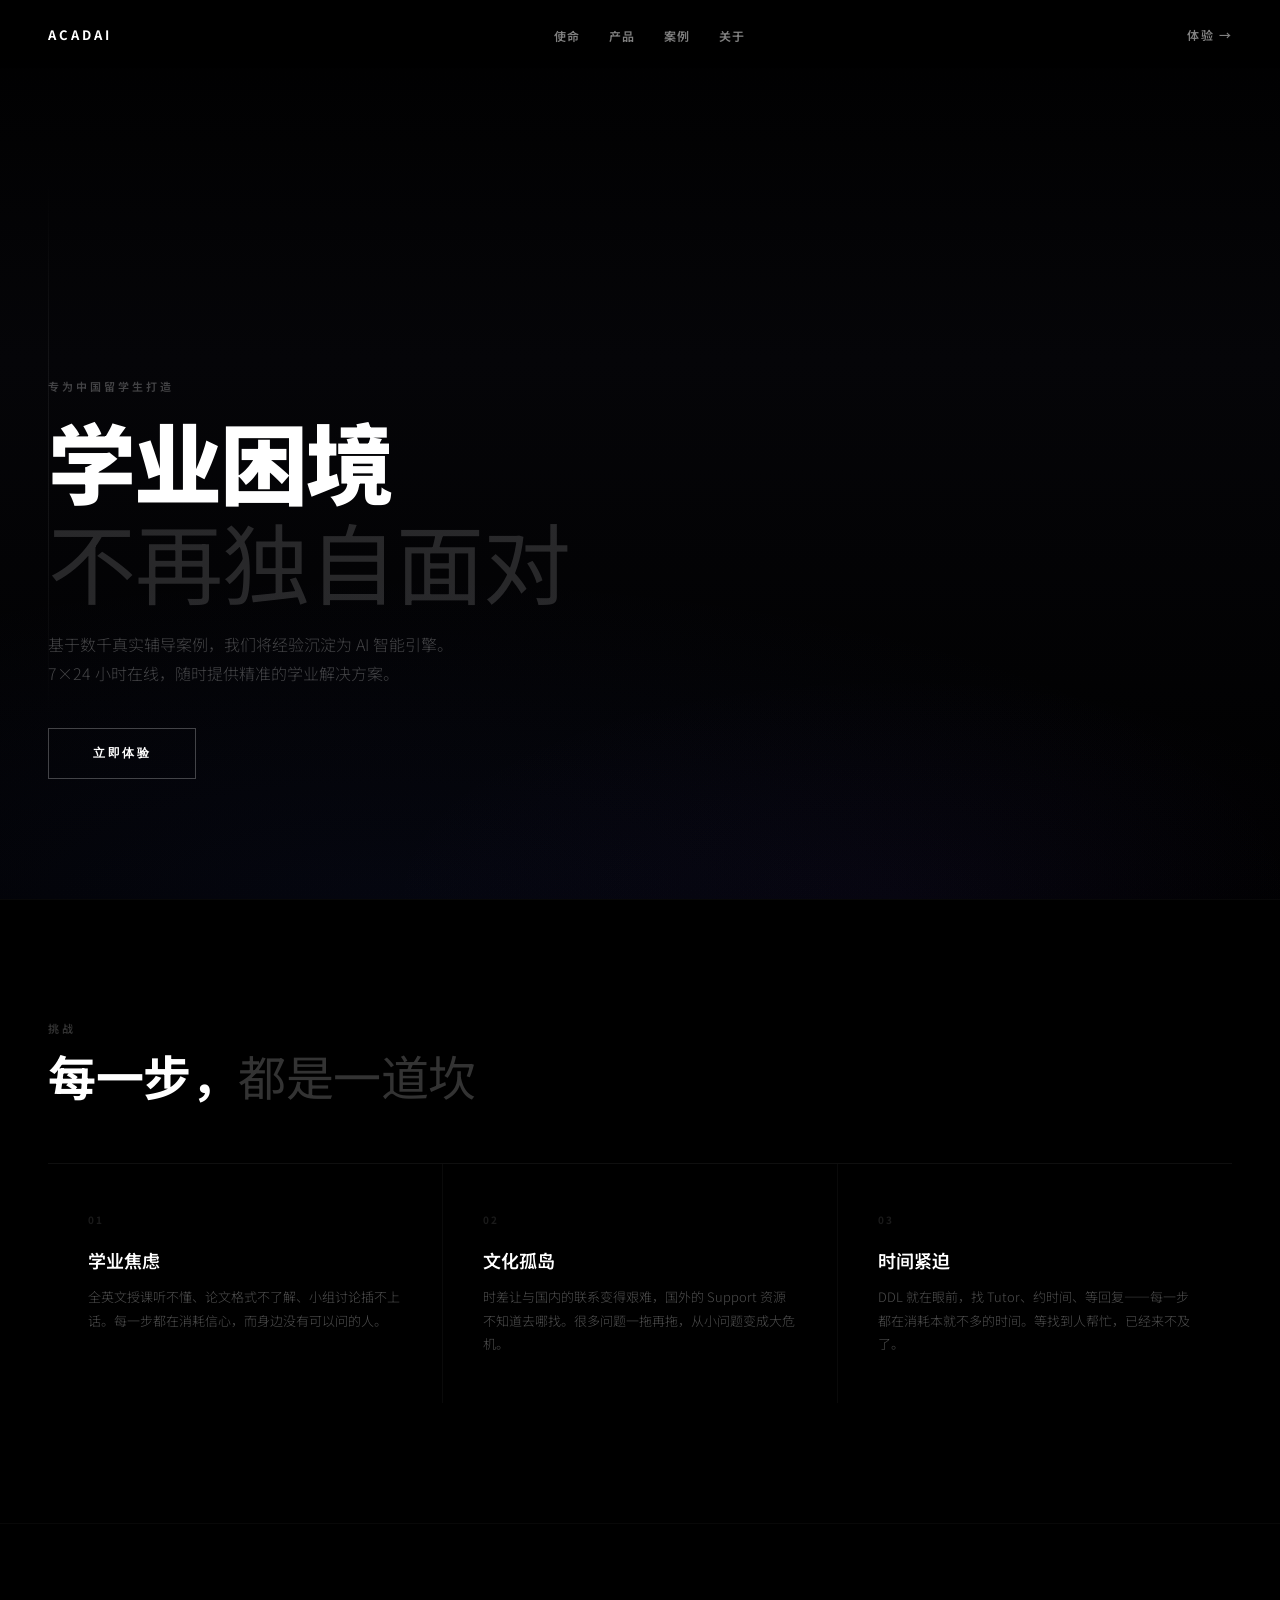
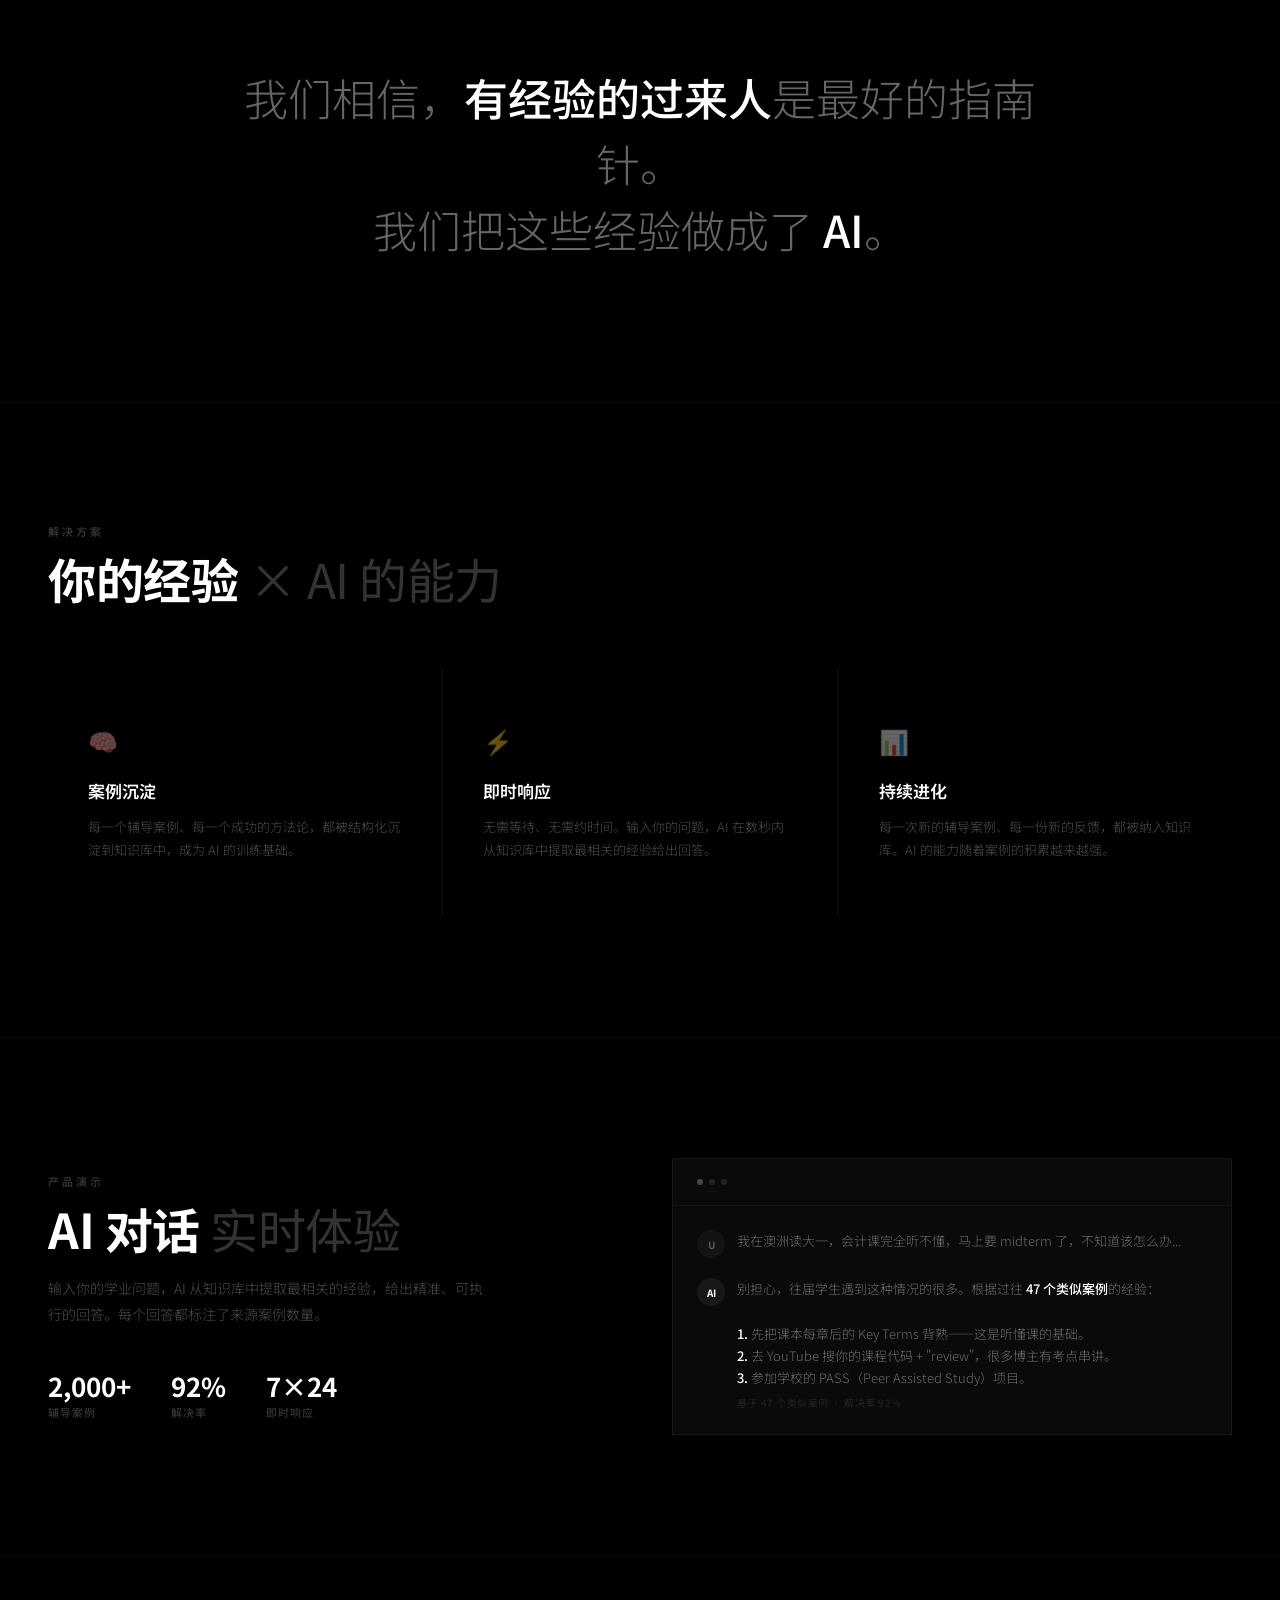
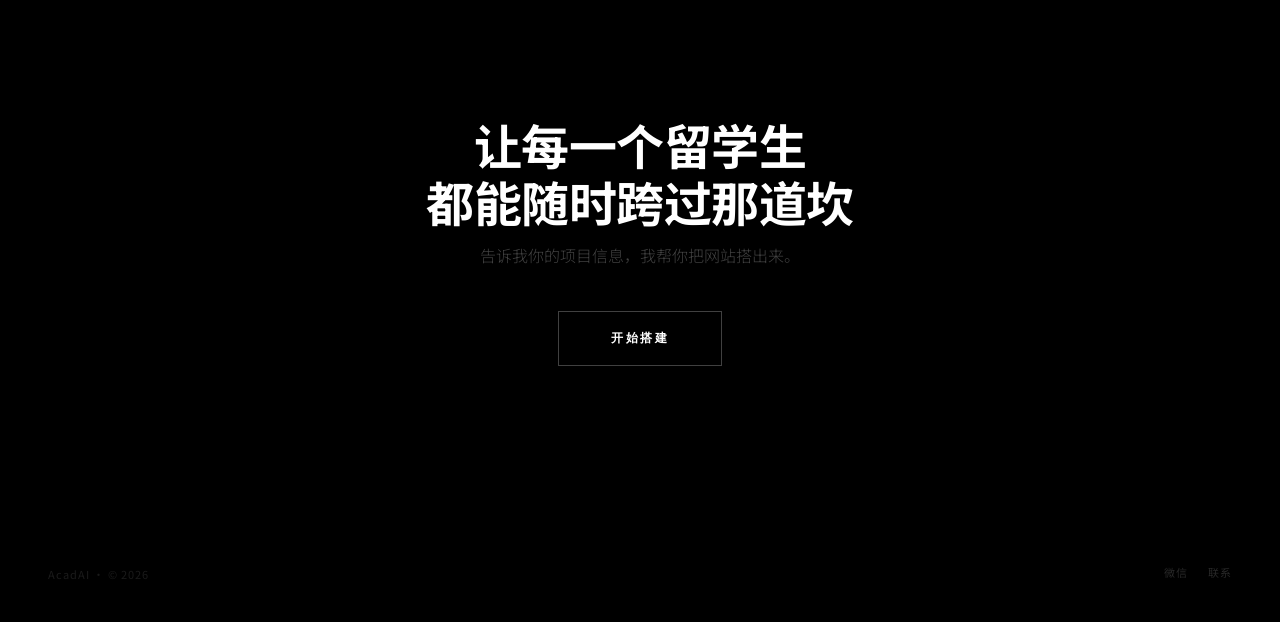
<file: web/ai_static/spacex-style.html>
<!DOCTYPE html>
<html lang="zh-CN">
<head>
  <meta charset="UTF-8">
  <meta name="viewport" content="width=device-width, initial-scale=1.0">
  <title>SpaceX 风格 · 留学科辅</title>
  <style>
    @import url('https://fonts.googleapis.com/css2?family=Noto+Sans+SC:wght@300;400;500;700;900&display=swap');
    * { margin: 0; padding: 0; box-sizing: border-box; }
    body {
      font-family: 'Noto Sans SC', -apple-system, BlinkMacSystemFont, sans-serif;
      background: #000;
      color: #fff;
      -webkit-font-smoothing: antialiased;
      overflow-x: hidden;
    }

    nav {
      position: fixed; top: 0; left: 0; right: 0; z-index: 100;
      display: flex; align-items: center; justify-content: space-between;
      padding: 22px 48px;
      background: linear-gradient(to bottom, rgba(0,0,0,0.9) 0%, transparent 100%);
    }
    .nav-logo { font-size: 13px; font-weight: 700; letter-spacing: 3px; text-transform: uppercase; color: #fff; }
    .nav-links { display: flex; gap: 28px; list-style: none; }
    .nav-links a { color: rgba(255,255,255,0.5); text-decoration: none; font-size: 12px; font-weight: 600; letter-spacing: 1.5px; text-transform: uppercase; transition: color 0.2s; }
    .nav-links a:hover { color: #fff; }
    .nav-cta { font-size: 12px; font-weight: 600; letter-spacing: 1.5px; text-transform: uppercase; color: rgba(255,255,255,0.5); cursor: pointer; transition: color 0.2s; }
    .nav-cta:hover { color: #fff; }
    @media (max-width: 768px) { nav { padding: 20px 24px; } .nav-links { display: none; } }

    /* ===== HERO ===== */
    .hero {
      position: relative; height: 100vh; min-height: 600px;
      display: flex; align-items: flex-end; padding: 0 0 120px 48px; overflow: hidden;
    }
    .hero-bg {
      position: absolute; inset: 0;
      background: radial-gradient(ellipse 120% 60% at 30% 100%, rgba(60,80,200,0.08) 0%, transparent 60%),
                  radial-gradient(ellipse 80% 50% at 70% 100%, rgba(100,60,200,0.05) 0%, transparent 50%),
                  linear-gradient(180deg, #000 0%, #050508 40%, #000 100%);
    }
    .hero-line {
      position: absolute; left: 48px; top: 0; bottom: 0; width: 1px;
      background: linear-gradient(to bottom, transparent 20%, rgba(255,255,255,0.06) 40%, rgba(255,255,255,0.06) 60%, transparent 80%);
    }
    .hero-content { position: relative; z-index: 2; max-width: 800px; }
    .hero-label {
      font-size: 11px; font-weight: 600; letter-spacing: 3px; color: rgba(255,255,255,0.25);
      margin-bottom: 20px;
    }
    .hero-title {
      font-size: clamp(42px, 7vw, 88px); font-weight: 900;
      letter-spacing: -2px; line-height: 1.05;
    }
    .hero-title-sub {
      display: block; color: rgba(255,255,255,0.15); font-weight: 400;
      margin-top: 8px; letter-spacing: -1px;
    }
    .hero-desc {
      font-size: 16px; color: rgba(255,255,255,0.25); max-width: 520px;
      margin-top: 24px; line-height: 1.8; font-weight: 300;
    }
    .hero-cta {
      display: inline-block; margin-top: 40px;
      padding: 16px 44px; border: 1.5px solid rgba(255,255,255,0.25);
      color: #fff; font-size: 12px; font-weight: 700;
      letter-spacing: 2.5px; text-transform: uppercase;
      text-decoration: none; cursor: pointer; background: transparent;
      transition: all 0.3s;
    }
    .hero-cta:hover { background: #fff; color: #000; border-color: #fff; }
    @media (max-width: 768px) { .hero { padding: 0 24px 80px 24px; } .hero-line { left: 24px; } }

    /* ===== SECTION ===== */
    section { padding: 120px 48px; border-bottom: 1px solid rgba(255,255,255,0.03); }
    .section-label {
      font-size: 11px; font-weight: 600; letter-spacing: 3px; color: rgba(255,255,255,0.2);
      margin-bottom: 12px; text-transform: uppercase;
    }
    .section-title { font-size: clamp(28px, 4vw, 48px); font-weight: 700; line-height: 1.15; letter-spacing: -0.5px; }
    .section-title-muted { color: rgba(255,255,255,0.2); font-weight: 400; }
    @media (max-width: 768px) { section { padding: 80px 24px; } }

    /* ===== PROBLEM STRIP ===== */
    .strip { display: flex; border-top: 1px solid rgba(255,255,255,0.06); margin-top: 60px; }
    .strip-item {
      flex: 1; padding: 48px 40px;
      border-right: 1px solid rgba(255,255,255,0.04);
      transition: background 0.3s;
    }
    .strip-item:last-child { border-right: none; }
    .strip-item:hover { background: rgba(255,255,255,0.015); }
    .strip-num { font-size: 10px; font-weight: 700; letter-spacing: 2px; color: rgba(255,255,255,0.1); margin-bottom: 20px; }
    .strip-item h3 { font-size: 18px; font-weight: 600; margin-bottom: 12px; }
    .strip-item p { font-size: 13px; color: rgba(255,255,255,0.3); line-height: 1.8; font-weight: 300; }
    @media (max-width: 900px) { .strip { flex-direction: column; } .strip-item { border-right: none; border-bottom: 1px solid rgba(255,255,255,0.04); } }

    /* ===== MANTRA ===== */
    .mantra { text-align: center; padding: 140px 48px; }
    .mantra h2 {
      font-size: clamp(24px, 3.5vw, 44px); font-weight: 300; line-height: 1.5;
      color: rgba(255,255,255,0.4); max-width: 800px; margin: 0 auto;
    }
    .mantra strong { color: #fff; font-weight: 500; }
    @media (max-width: 768px) { .mantra { padding: 100px 24px; } }

    /* ===== AI SHOWCASE ===== */
    .showcase { display: grid; grid-template-columns: 1fr 1fr; gap: 64px; align-items: center; max-width: 1200px; margin: 0 auto; }
    .showcase-left p { font-size: 14px; color: rgba(255,255,255,0.3); line-height: 1.8; font-weight: 300; margin-top: 20px; max-width: 440px; }
    .stats { display: flex; gap: 40px; margin-top: 40px; }
    .stat-num { font-size: 26px; font-weight: 700; }
    .stat-label { font-size: 11px; color: rgba(255,255,255,0.2); letter-spacing: 1px; text-transform: uppercase; font-weight: 500; }
    .chat-box { background: #0a0a0a; border: 1px solid rgba(255,255,255,0.06); }
    .chat-dots { display: flex; gap: 6px; padding: 20px 24px; border-bottom: 1px solid rgba(255,255,255,0.04); }
    .chat-dots span { width: 6px; height: 6px; border-radius: 50%; background: rgba(255,255,255,0.1); }
    .chat-dots span:first-child { background: rgba(255,255,255,0.25); }
    .chat-body { padding: 24px; }
    .msg { display: flex; gap: 12px; margin-bottom: 20px; }
    .msg:last-child { margin-bottom: 0; }
    .msg-av { width: 28px; height: 28px; border-radius: 50%; flex-shrink: 0; display: flex; align-items: center; justify-content: center; font-size: 10px; font-weight: 700; }
    .msg-av.u { background: rgba(255,255,255,0.04); color: rgba(255,255,255,0.3); }
    .msg-av.a { background: rgba(255,255,255,0.06); color: #fff; }
    .msg-b { font-size: 13px; line-height: 1.7; color: rgba(255,255,255,0.4); font-weight: 300; }
    .msg-b strong { color: #fff; font-weight: 500; }
    .msg-source { font-size: 10px; color: rgba(255,255,255,0.1); margin-top: 6px; letter-spacing: 0.5px; }
    @media (max-width: 900px) { .showcase { grid-template-columns: 1fr; gap: 40px; } }

    /* ===== CTA ===== */
    .cta-section { text-align: center; padding: 160px 48px; border-bottom: none; }
    .cta-section h2 { font-size: clamp(28px, 4vw, 48px); font-weight: 700; max-width: 600px; margin: 0 auto 12px; line-height: 1.2; letter-spacing: -0.5px; }
    .cta-section p { font-size: 16px; color: rgba(255,255,255,0.25); font-weight: 300; margin-bottom: 44px; }
    .cta-btn {
      display: inline-block; padding: 18px 52px; border: 1.5px solid rgba(255,255,255,0.25);
      color: #fff; font-size: 12px; font-weight: 700; letter-spacing: 2.5px;
      text-transform: uppercase; text-decoration: none; cursor: pointer; background: transparent;
      transition: all 0.3s;
    }
    .cta-btn:hover { background: #fff; color: #000; border-color: #fff; }

    /* ===== CARDS GRID ===== */
    .card-grid { display: grid; grid-template-columns: repeat(3, 1fr); gap: 2px; margin-top: 60px; background: rgba(255,255,255,0.04); }
    .card { background: #000; padding: 56px 40px; transition: background 0.3s; }
    .card:hover { background: #0a0a0a; }
    .card-icon { font-size: 24px; margin-bottom: 20px; opacity: 0.4; }
    .card h3 { font-size: 17px; font-weight: 600; margin-bottom: 12px; }
    .card p { font-size: 13px; color: rgba(255,255,255,0.3); line-height: 1.8; font-weight: 300; }
    @media (max-width: 768px) { .card-grid { grid-template-columns: 1fr; } }

    footer { padding: 32px 48px 40px; display: flex; justify-content: space-between; align-items: flex-end; }
    footer .legal { font-size: 11px; color: rgba(255,255,255,0.1); letter-spacing: 1px; }
    footer .links { display: flex; gap: 20px; list-style: none; }
    footer .links a { font-size: 11px; color: rgba(255,255,255,0.15); text-decoration: none; letter-spacing: 1px; transition: color 0.2s; }
    footer .links a:hover { color: #fff; }
    @media (max-width: 768px) { footer { flex-direction: column; align-items: flex-start; gap: 16px; padding: 24px; } }
  </style>
</head>
<body>

<nav>
  <div class="nav-logo">AcadAI</div>
  <ul class="nav-links">
    <li><a href="#">使命</a></li>
    <li><a href="#">产品</a></li>
    <li><a href="#">案例</a></li>
    <li><a href="#">关于</a></li>
  </ul>
  <div class="nav-cta">体验 →</div>
</nav>

<!-- ===== HERO ===== -->
<section class="hero">
  <div class="hero-bg"></div>
  <div class="hero-line"></div>
  <div class="hero-content">
    <div class="hero-label">专为中国留学生打造</div>
    <h1 class="hero-title">
      学业困境
      <span class="hero-title-sub">不再独自面对</span>
    </h1>
    <p class="hero-desc">
      基于数千真实辅导案例，我们将经验沉淀为 AI 智能引擎。<br>
      7×24 小时在线，随时提供精准的学业解决方案。
    </p>
    <button class="hero-cta">立即体验</button>
  </div>
</section>

<!-- ===== PROBLEM ===== -->
<section>
  <div class="section-label">挑战</div>
  <h2 class="section-title">
    每一步，<span class="section-title-muted">都是一道坎</span>
  </h2>
  <div class="strip">
    <div class="strip-item">
      <div class="strip-num">01</div>
      <h3>学业焦虑</h3>
      <p>全英文授课听不懂、论文格式不了解、小组讨论插不上话。每一步都在消耗信心，而身边没有可以问的人。</p>
    </div>
    <div class="strip-item">
      <div class="strip-num">02</div>
      <h3>文化孤岛</h3>
      <p>时差让与国内的联系变得艰难，国外的 Support 资源不知道去哪找。很多问题一拖再拖，从小问题变成大危机。</p>
    </div>
    <div class="strip-item">
      <div class="strip-num">03</div>
      <h3>时间紧迫</h3>
      <p>DDL 就在眼前，找 Tutor、约时间、等回复——每一步都在消耗本就不多的时间。等找到人帮忙，已经来不及了。</p>
    </div>
  </div>
</section>

<!-- ===== MANTRA ===== -->
<section class="mantra">
  <h2>
    我们相信，<strong>有经验的过来人</strong>是最好的指南针。<br>
    我们把这些经验做成了 <strong>AI</strong>。
  </h2>
</section>

<!-- ===== FEATURES ===== -->
<section>
  <div class="section-label">解决方案</div>
  <h2 class="section-title">
    你的经验 <span class="section-title-muted">× AI 的能力</span>
  </h2>
  <div class="card-grid">
    <div class="card">
      <div class="card-icon">🧠</div>
      <h3>案例沉淀</h3>
      <p>每一个辅导案例、每一个成功的方法论，都被结构化沉淀到知识库中，成为 AI 的训练基础。</p>
    </div>
    <div class="card">
      <div class="card-icon">⚡</div>
      <h3>即时响应</h3>
      <p>无需等待、无需约时间。输入你的问题，AI 在数秒内从知识库中提取最相关的经验给出回答。</p>
    </div>
    <div class="card">
      <div class="card-icon">📊</div>
      <h3>持续进化</h3>
      <p>每一次新的辅导案例、每一份新的反馈，都被纳入知识库。AI 的能力随着案例的积累越来越强。</p>
    </div>
  </div>
</section>

<!-- ===== AI SHOWCASE ===== -->
<section>
  <div class="showcase">
    <div class="showcase-left">
      <div class="section-label">产品演示</div>
      <h2 class="section-title">
        AI 对话 <span class="section-title-muted">实时体验</span>
      </h2>
      <p>输入你的学业问题，AI 从知识库中提取最相关的经验，给出精准、可执行的回答。每个回答都标注了来源案例数量。</p>
      <div class="stats">
        <div><div class="stat-num">2,000+</div><div class="stat-label">辅导案例</div></div>
        <div><div class="stat-num">92%</div><div class="stat-label">解决率</div></div>
        <div><div class="stat-num">7×24</div><div class="stat-label">即时响应</div></div>
      </div>
    </div>
    <div class="chat-box">
      <div class="chat-dots">
        <span></span><span></span><span></span>
      </div>
      <div class="chat-body">
        <div class="msg">
          <div class="msg-av u">U</div>
          <div>
            <div class="msg-b">我在澳洲读大一，会计课完全听不懂，马上要 midterm 了，不知道该怎么办...</div>
          </div>
        </div>
        <div class="msg">
          <div class="msg-av a">AI</div>
          <div>
            <div class="msg-b">
              别担心，往届学生遇到这种情况的很多。根据过往 <strong>47 个类似案例</strong>的经验：<br><br>
              <strong>1.</strong> 先把课本每章后的 Key Terms 背熟——这是听懂课的基础。<br>
              <strong>2.</strong> 去 YouTube 搜你的课程代码 + "review"，很多博主有考点串讲。<br>
              <strong>3.</strong> 参加学校的 PASS（Peer Assisted Study）项目。
            </div>
            <div class="msg-source">基于 47 个类似案例 · 解决率 92%</div>
          </div>
        </div>
      </div>
    </div>
  </div>
</section>

<!-- ===== CTA ===== -->
<section class="cta-section">
  <h2>让每一个留学生<br>都能随时跨过那道坎</h2>
  <p>告诉我你的项目信息，我帮你把网站搭出来。</p>
  <button class="cta-btn">开始搭建</button>
</section>

<footer>
  <div class="legal">AcadAI · © 2026</div>
  <ul class="links">
    <li><a href="#">微信</a></li>
    <li><a href="#">联系</a></li>
  </ul>
</footer>

</body>
</html>
</file>
